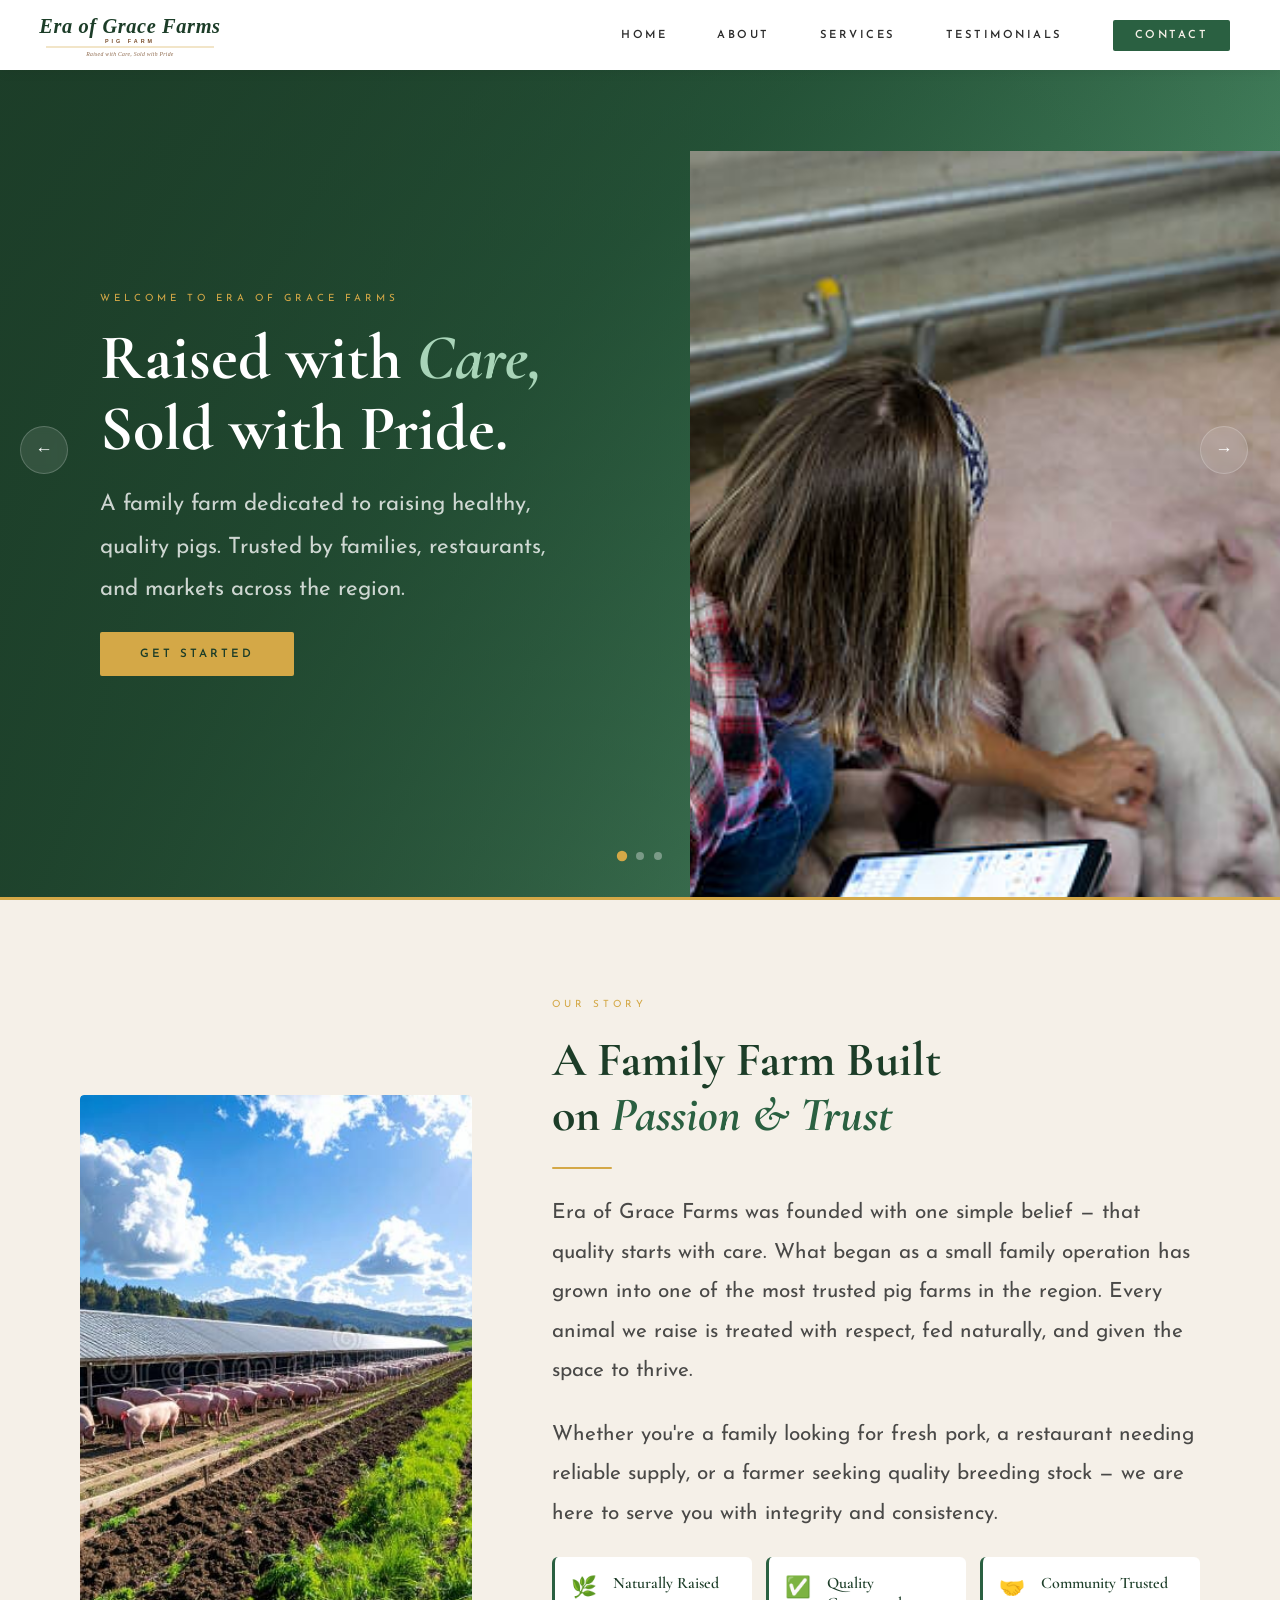
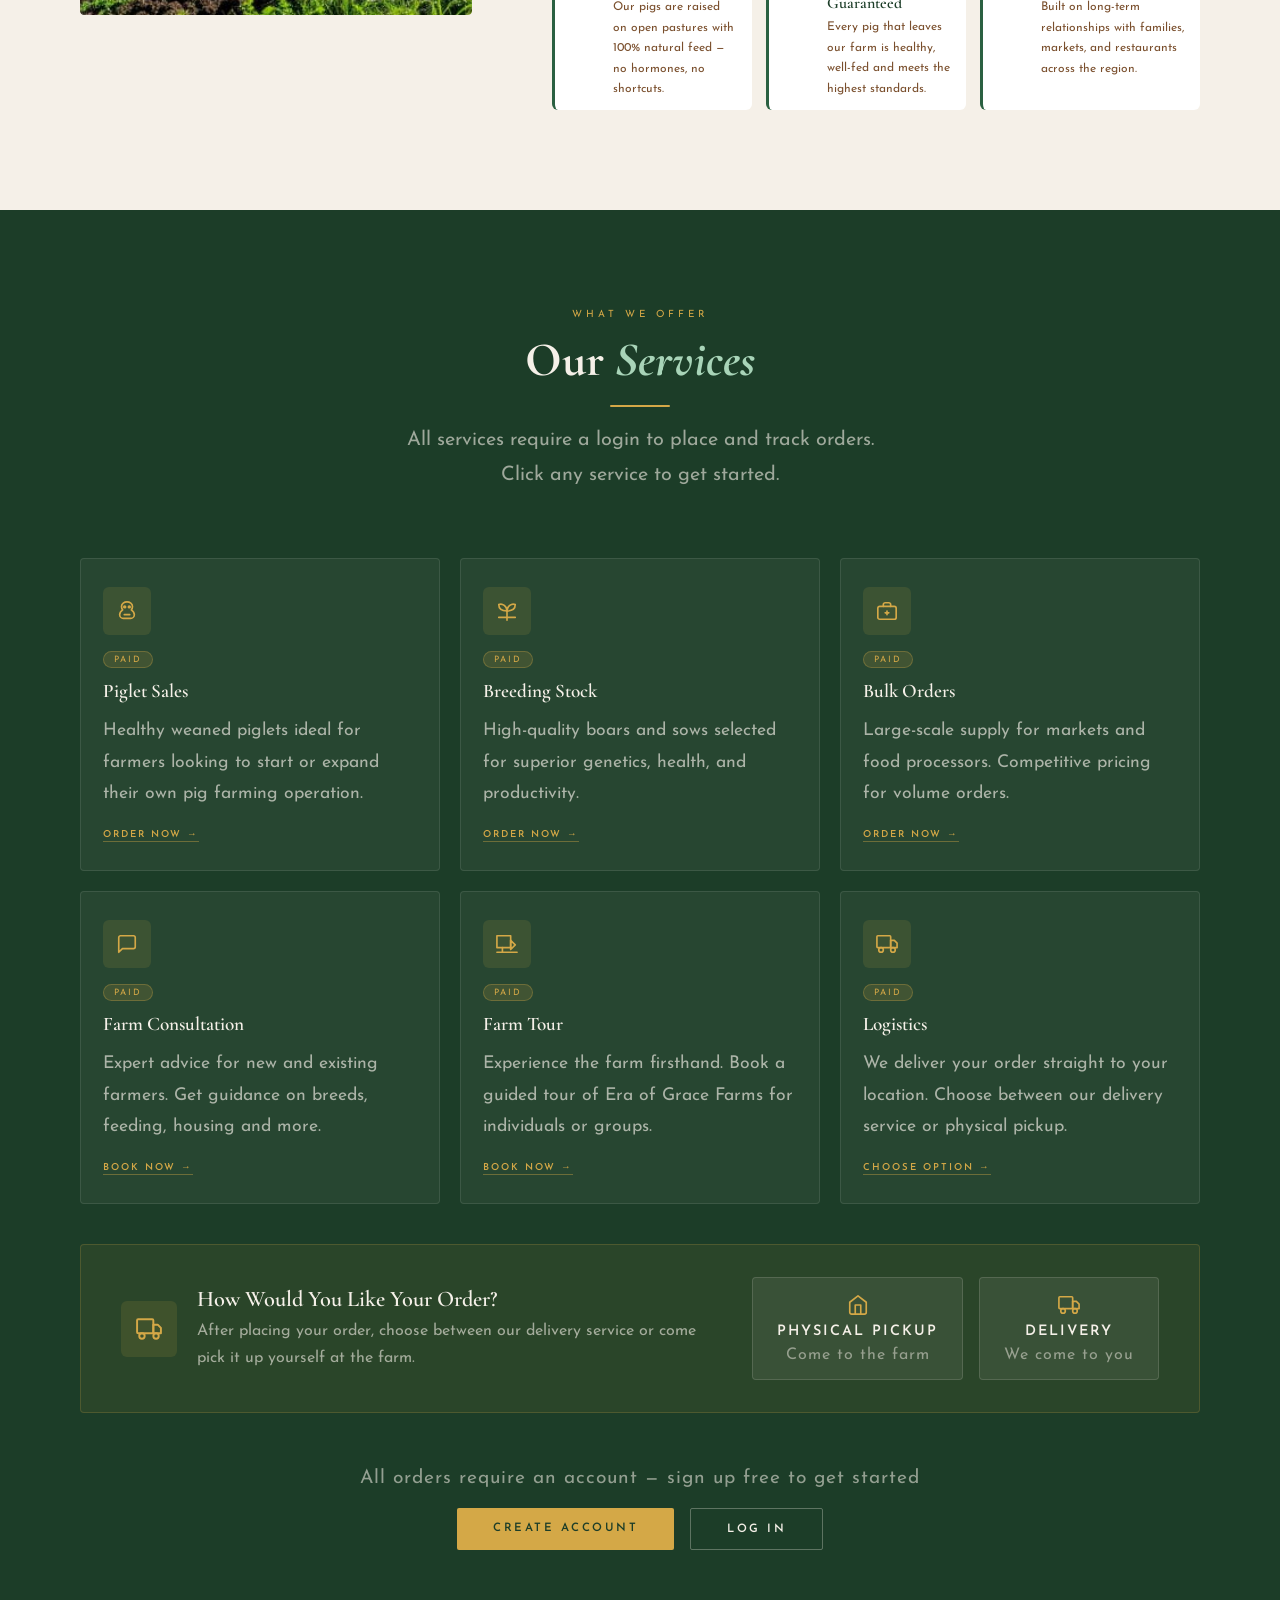
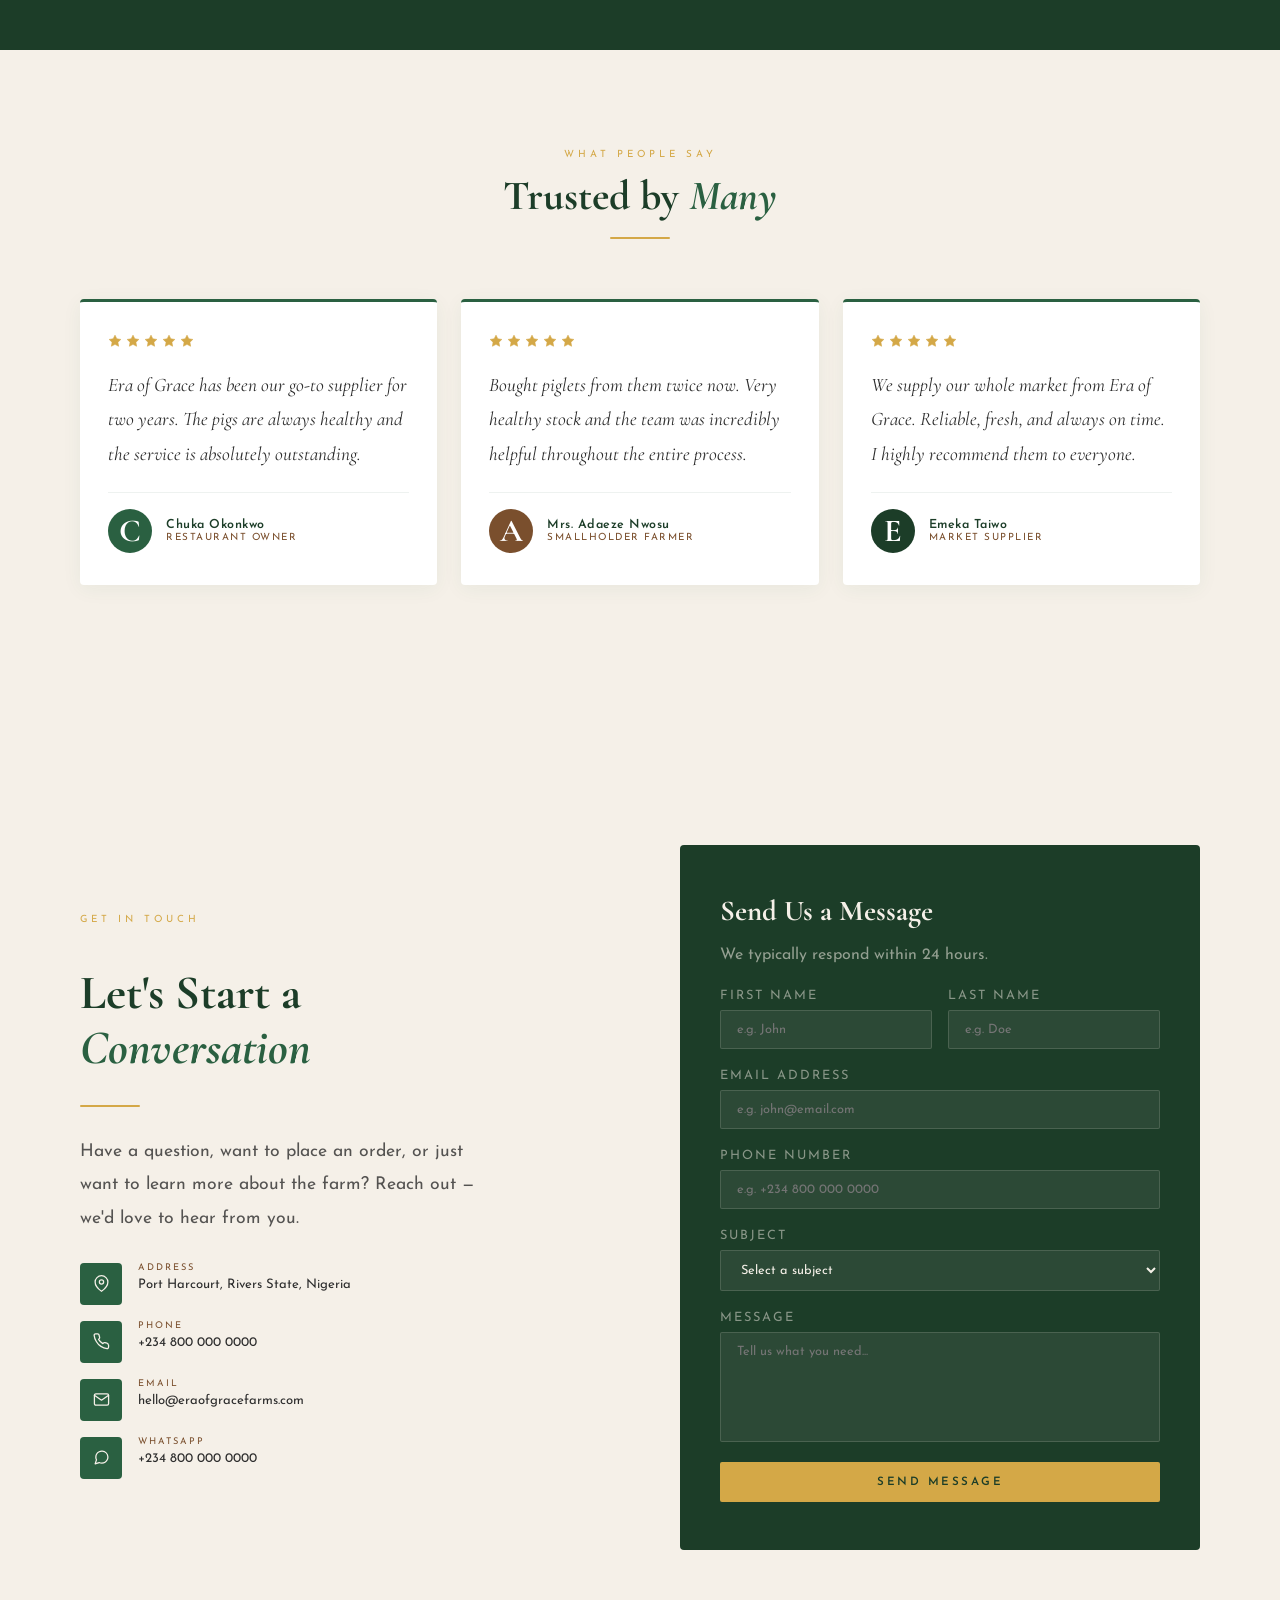
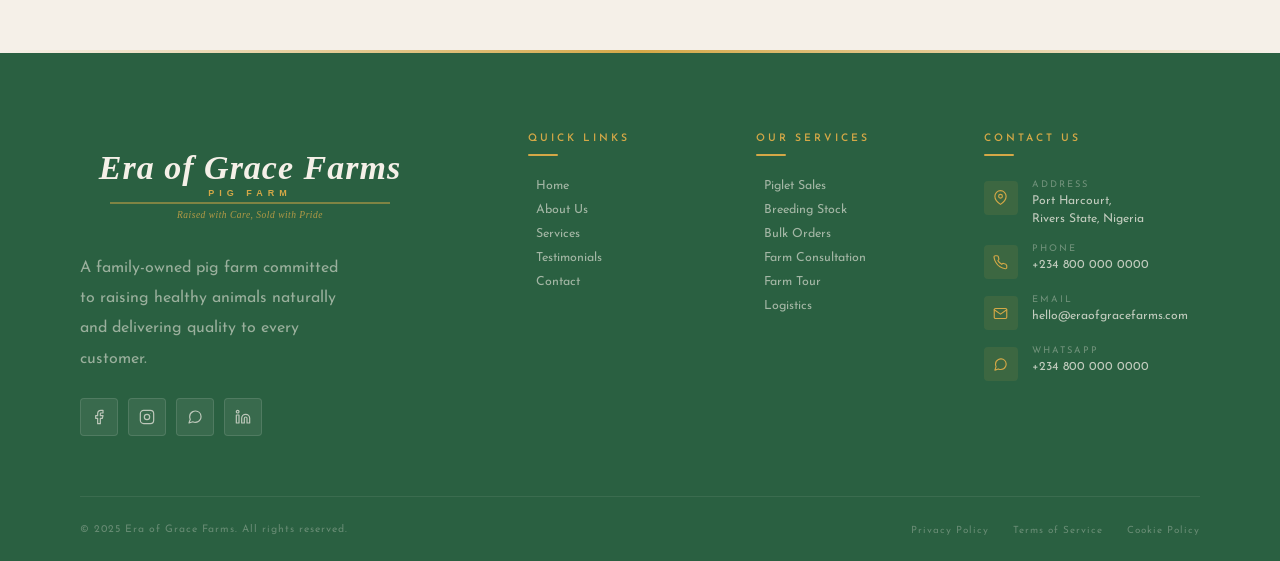
<file: index.html>
<!doctype html>
<html lang="en">
  <head>
    <meta charset="UTF-8" />
    <meta name="viewport" content="width=device-width, initial-scale=1.0" />
    <title>Era of Grace Farms</title>
    <link rel="stylesheet" href="style.css" />
    <link
      href="https://fonts.googleapis.com/css2?family=Cormorant+Garamond:ital,wght@0,400;0,600;0,700;1,400;1,700&family=Josefin+Sans:wght@300;400;600&display=swap"
      rel="stylesheet"
    />
    <link rel="stylesheet" href="./style.css" />
    <link
      rel="stylesheet"
      href="https://cdnjs.cloudflare.com/ajax/libs/font-awesome/6.5.0/css/all.min.css"
    />
  </head>
  <body>
    <!-- NAVBAR -->
    <div class="head">
      <img
        class="logo-img"
        src="./Assest/era-of-grace-farms-logo (1).svg"
        alt="Era of Grace Farms Logo"
      />
      <nav>
        <ul>
          <li><a href="#hero" class="ani">Home</a></li>
          <li><a href="#about" class="ani">About</a></li>
          <li><a href="#services" class="ani">Services</a></li>
          <li><a href="#testimonials" class="ani">Testimonials</a></li>
          <li><a href="#contact" class="ani" id="cta">Contact</a></li>
        </ul>
      </nav>
    </div>

    <!-- HERO -->
    <div class="hero1" id="hero">
      <!-- Slide 1 -->
      <div class="ss slide1 active">
        <div class="slide-content">
          <span class="slide-tag">Welcome to Era of Grace Farms</span>
          <h1 class="slide-title">
            Raised with <em>Care,</em><br />Sold with Pride.
          </h1>
          <p class="slide-desc">
            A family farm dedicated to raising healthy, quality pigs. Trusted by
            families, restaurants, and markets across the region.
          </p>
          <a href="Signup.html" class="slide-btn">Get Started</a>
          <img
            src="./Assest/istockphoto-2212330716-612x612.jpg"
            alt="Farm"
            class="ima"
          />
        </div>
      </div>

      <!-- Slide 2 -->
      <div class="ss slide2">
        <div class="slide-content">
          <span class="slide-tag">What We Offer</span>
          <h1 class="slide-title">
            From Our Farm,<br /><em>To Your Table.</em>
          </h1>
          <p class="slide-desc">
            Live pigs, pork supply, piglets, and breeding stock — all raised
            naturally on open land with no artificial additives.
          </p>
          <a href="Signup.html" class="slide-btn">Get Started</a>
          <img
            src="./Assest/yoneken-LGnpbD_C2Ns-unsplash.jpg"
            alt="Farm"
            class="ima"
          />
        </div>
      </div>

      <!-- Slide 3 -->
      <div class="ss slide3">
        <div class="slide-content">
          <span class="slide-tag">Trusted by Many</span>
          <h1 class="slide-title">Quality You Can<br /><em>Count On.</em></h1>
          <p class="slide-desc">
            500+ satisfied customers and counting. Whether you're a first-time
            buyer or a bulk supplier — we've got you covered.
          </p>
          <a href="Signup.html" class="slide-btn">Get Started</a>
          <img
            src="./Assest/360_F_279167691_rzuugEECTglPAG9bVmDHlrXFU2fh9JMr.jpg"
            alt="Farm"
            class="ima"
          />
        </div>
      </div>

      <div class="progress-bar" id="progressBar"></div>

      <div class="dots">
        <div class="dot active" onclick="goToSlide(0)"></div>
        <div class="dot" onclick="goToSlide(1)"></div>
        <div class="dot" onclick="goToSlide(2)"></div>
      </div>

      <div class="arrow left" onclick="changeSlide(-1)">&#8592;</div>
      <div class="arrow right" onclick="changeSlide(1)">&#8594;</div>
    </div>

    <!-- ABOUT -->
    <!-- FIX: added class="about" so CSS grid applies correctly -->
    <section id="about" class="about">
      <!-- Left: image -->
      <div class="lefti">
        <img
          class="about-img"
          src="./Assest/outdoor-pig-farming-sunny-day-beautiful-sunny-day-herd-healthy-pigs-enjoys-fresh-air-feed-open-sided-barn-406835070.jpg"
          alt="Era of Grace Farm"
        />
      </div>

      <!-- Right: text — FIX: was r_si, now matches CSS -->
      <div class="r_si">
        <span class="abt_tag">Our Story</span>
        <h2 class="about-title">
          A Family Farm Built<br />on <em>Passion & Trust</em>
        </h2>
        <div class="gold-line"></div>
        <p class="abt_story">
          Era of Grace Farms was founded with one simple belief — that quality
          starts with care. What began as a small family operation has grown
          into one of the most trusted pig farms in the region. Every animal we
          raise is treated with respect, fed naturally, and given the space to
          thrive.
        </p>
        <p class="abt_story">
          Whether you're a family looking for fresh pork, a restaurant needing
          reliable supply, or a farmer seeking quality breeding stock — we are
          here to serve you with integrity and consistency.
        </p>

        <!-- FIX: wrapped all float cards in a container + closed all divs properly -->
        <div class="values-container">
          <div class="float">
            <div class="icon1">🌿</div>
            <div class="value-text">
              <h4>Naturally Raised</h4>
              <p>
                Our pigs are raised on open pastures with 100% natural feed — no
                hormones, no shortcuts.
              </p>
            </div>
          </div>
          <div class="float">
            <div class="icon1">✅</div>
            <div class="value-text">
              <h4>Quality Guaranteed</h4>
              <p>
                Every pig that leaves our farm is healthy, well-fed and meets
                the highest standards.
              </p>
            </div>
          </div>
          <div class="float1">
            <div class="icon1">🤝</div>
            <div class="value-text">
              <h4>Community Trusted</h4>
              <p>
                Built on long-term relationships with families, markets, and
                restaurants across the region.
              </p>
            </div>
          </div>
        </div>
      </div>
    </section>

    <section class="services" id="services">
      <div class="services-header">
        <span class="section-tag">What We Offer</span>
        <h2 class="section-title">Our <em>Services</em></h2>
        <div class="center-line"></div>
        <p class="section-subtitle">
          All services require a login to place and track orders. Click any
          service to get started.
        </p>
      </div>

      <div class="services-grid">
        <!-- Piglet Sales -->
        <div class="service-card">
          <div class="service-icon">
            <svg viewBox="0 0 24 24">
              <path
                d="M12 2C9 2 6 4 6 7c0 1.5.5 2.8 1.3 3.8C5.5 12 4 13.9 4 16c0 2.2 1.8 4 4 4h8c2.2 0 4-1.8 4-4 0-2.1-1.5-4-3.3-5.2C17.5 9.8 18 8.5 18 7c0-3-3-5-6-5z"
              />
              <circle cx="9.5" cy="7.5" r="1" />
              <circle cx="14.5" cy="7.5" r="1" />
              <path d="M9 16h6" />
            </svg>
          </div>
          <span class="service-tag tag-paid">Paid</span>
          <h3>Piglet Sales</h3>
          <p>
            Healthy weaned piglets ideal for farmers looking to start or expand
            their own pig farming operation.
          </p>
          <a href="signup.html" class="service-btn">Order Now →</a>
        </div>

        <!-- Breeding Stock -->
        <div class="service-card">
          <div class="service-icon">
            <svg viewBox="0 0 24 24">
              <path d="M12 22V12" />
              <path d="M12 12C12 7 7 3 3 5c0 4 3 7 9 7z" />
              <path d="M12 12c0-5 5-9 9-7 0 4-3 7-9 7z" />
              <path d="M3 19h18" />
            </svg>
          </div>
          <span class="service-tag tag-paid">Paid</span>
          <h3>Breeding Stock</h3>
          <p>
            High-quality boars and sows selected for superior genetics, health,
            and productivity.
          </p>
          <a href="signup.html" class="service-btn">Order Now →</a>
        </div>

        <!-- Bulk Orders -->
        <div class="service-card">
          <div class="service-icon">
            <svg viewBox="0 0 24 24">
              <rect x="2" y="7" width="20" height="14" rx="2" />
              <path d="M16 7V5a2 2 0 0 0-2-2h-4a2 2 0 0 0-2 2v2" />
              <line x1="12" y1="12" x2="12" y2="16" />
              <line x1="10" y1="14" x2="14" y2="14" />
            </svg>
          </div>
          <span class="service-tag tag-paid">Paid</span>
          <h3>Bulk Orders</h3>
          <p>
            Large-scale supply for markets and food processors. Competitive
            pricing for volume orders.
          </p>
          <a href="signup.html" class="service-btn">Order Now →</a>
        </div>

        <!-- Farm Consultation -->
        <div class="service-card">
          <div class="service-icon">
            <svg viewBox="0 0 24 24">
              <path
                d="M21 15a2 2 0 0 1-2 2H7l-4 4V5a2 2 0 0 1 2-2h14a2 2 0 0 1 2 2z"
              />
            </svg>
          </div>
          <span class="service-tag tag-paid">Paid</span>
          <h3>Farm Consultation</h3>
          <p>
            Expert advice for new and existing farmers. Get guidance on breeds,
            feeding, housing and more.
          </p>
          <a href="signup.html" class="service-btn">Book Now →</a>
        </div>

        <!-- Farm Tour -->
        <div class="service-card">
          <div class="service-icon">
            <svg viewBox="0 0 24 24">
              <path d="M1 3h15v13H1z" />
              <path d="M16 8l5 5-5 5V8z" />
              <path d="M1 21h22" />
              <path d="M7 16v5" />
            </svg>
          </div>
          <span class="service-tag tag-paid">Paid</span>
          <h3>Farm Tour</h3>
          <p>
            Experience the farm firsthand. Book a guided tour of Era of Grace
            Farms for individuals or groups.
          </p>
          <a href="signup.html" class="service-btn">Book Now →</a>
        </div>

        <!-- Logistics -->
        <div class="service-card">
          <div class="service-icon">
            <svg viewBox="0 0 24 24">
              <rect x="1" y="3" width="15" height="13" rx="1" />
              <path d="M16 8h4l3 3v5h-7V8z" />
              <circle cx="5.5" cy="18.5" r="2.5" />
              <circle cx="18.5" cy="18.5" r="2.5" />
            </svg>
          </div>
          <span class="service-tag tag-paid">Paid</span>
          <h3>Logistics</h3>
          <p>
            We deliver your order straight to your location. Choose between our
            delivery service or physical pickup.
          </p>
          <a href="signup.html" class="service-btn">Choose Option →</a>
        </div>
      </div>

      <!-- Logistics Banner -->
      <div class="logistics-banner">
        <div class="logistics-left">
          <div class="logistics-icon">
            <svg viewBox="0 0 24 24">
              <rect x="1" y="3" width="15" height="13" rx="1" />
              <path d="M16 8h4l3 3v5h-7V8z" />
              <circle cx="5.5" cy="18.5" r="2.5" />
              <circle cx="18.5" cy="18.5" r="2.5" />
            </svg>
          </div>
          <div class="logistics-text">
            <h3>How Would You Like Your Order?</h3>
            <p>
              After placing your order, choose between our delivery service or
              come pick it up yourself at the farm.
            </p>
          </div>
        </div>
        <div class="logistics-options">
          <a href="signup.html" class="logistics-option">
            <svg viewBox="0 0 24 24">
              <path d="M3 9l9-7 9 7v11a2 2 0 0 1-2 2H5a2 2 0 0 1-2-2z" />
              <polyline points="9 22 9 12 15 12 15 22" />
            </svg>
            <span class="opt-label">Physical Pickup</span>
            <span class="opt-desc">Come to the farm</span>
          </a>
          <a href="signup.html" class="logistics-option">
            <svg viewBox="0 0 24 24">
              <rect x="1" y="3" width="15" height="13" rx="1" />
              <path d="M16 8h4l3 3v5h-7V8z" />
              <circle cx="5.5" cy="18.5" r="2.5" />
              <circle cx="18.5" cy="18.5" r="2.5" />
            </svg>
            <span class="opt-label">Delivery</span>
            <span class="opt-desc">We come to you</span>
          </a>
        </div>
      </div>

      <!-- CTA -->
      <div class="services-cta">
        <p>All orders require an account — sign up free to get started</p>
        <div class="cta-btns">
          <a href="signup.html" class="btn-gold">Create Account</a>
          <a href="login.html" class="btn-outline-light">Log In</a>
        </div>
      </div>
    </section>

    <section id="testimonials" class="testimonials">
      <div class="testimonials-header">
        <span class="section-tag">What People Say</span>
        <h2 class="section-title" style="color: var(--green-dark)">
          Trusted by <em style="color: var(--green)">Many</em>
        </h2>
        <div class="center-line"></div>
      </div>

      <div class="testi-grid">
        <div class="testi-card">
          <div class="testi-stars">
            <svg viewBox="0 0 24 24">
              <polygon
                points="12 2 15.09 8.26 22 9.27 17 14.14 18.18 21.02 12 17.77 5.82 21.02 7 14.14 2 9.27 8.91 8.26 12 2"
              />
            </svg>
            <svg viewBox="0 0 24 24">
              <polygon
                points="12 2 15.09 8.26 22 9.27 17 14.14 18.18 21.02 12 17.77 5.82 21.02 7 14.14 2 9.27 8.91 8.26 12 2"
              />
            </svg>
            <svg viewBox="0 0 24 24">
              <polygon
                points="12 2 15.09 8.26 22 9.27 17 14.14 18.18 21.02 12 17.77 5.82 21.02 7 14.14 2 9.27 8.91 8.26 12 2"
              />
            </svg>
            <svg viewBox="0 0 24 24">
              <polygon
                points="12 2 15.09 8.26 22 9.27 17 14.14 18.18 21.02 12 17.77 5.82 21.02 7 14.14 2 9.27 8.91 8.26 12 2"
              />
            </svg>
            <svg viewBox="0 0 24 24">
              <polygon
                points="12 2 15.09 8.26 22 9.27 17 14.14 18.18 21.02 12 17.77 5.82 21.02 7 14.14 2 9.27 8.91 8.26 12 2"
              />
            </svg>
          </div>
          <p class="testi-quote">
            Era of Grace has been our go-to supplier for two years. The pigs are
            always healthy and the service is absolutely outstanding.
          </p>
          <div class="testi-footer">
            <div class="testi-avatar av-1">C</div>
            <div>
              <div class="testi-author-name">Chuka Okonkwo</div>
              <div class="testi-author-role">Restaurant Owner</div>
            </div>
          </div>
        </div>

        <div class="testi-card">
          <div class="testi-stars">
            <svg viewBox="0 0 24 24">
              <polygon
                points="12 2 15.09 8.26 22 9.27 17 14.14 18.18 21.02 12 17.77 5.82 21.02 7 14.14 2 9.27 8.91 8.26 12 2"
              />
            </svg>
            <svg viewBox="0 0 24 24">
              <polygon
                points="12 2 15.09 8.26 22 9.27 17 14.14 18.18 21.02 12 17.77 5.82 21.02 7 14.14 2 9.27 8.91 8.26 12 2"
              />
            </svg>
            <svg viewBox="0 0 24 24">
              <polygon
                points="12 2 15.09 8.26 22 9.27 17 14.14 18.18 21.02 12 17.77 5.82 21.02 7 14.14 2 9.27 8.91 8.26 12 2"
              />
            </svg>
            <svg viewBox="0 0 24 24">
              <polygon
                points="12 2 15.09 8.26 22 9.27 17 14.14 18.18 21.02 12 17.77 5.82 21.02 7 14.14 2 9.27 8.91 8.26 12 2"
              />
            </svg>
            <svg viewBox="0 0 24 24">
              <polygon
                points="12 2 15.09 8.26 22 9.27 17 14.14 18.18 21.02 12 17.77 5.82 21.02 7 14.14 2 9.27 8.91 8.26 12 2"
              />
            </svg>
          </div>
          <p class="testi-quote">
            Bought piglets from them twice now. Very healthy stock and the team
            was incredibly helpful throughout the entire process.
          </p>
          <div class="testi-footer">
            <div class="testi-avatar av-2">A</div>
            <div>
              <div class="testi-author-name">Mrs. Adaeze Nwosu</div>
              <div class="testi-author-role">Smallholder Farmer</div>
            </div>
          </div>
        </div>

        <div class="testi-card">
          <div class="testi-stars">
            <svg viewBox="0 0 24 24">
              <polygon
                points="12 2 15.09 8.26 22 9.27 17 14.14 18.18 21.02 12 17.77 5.82 21.02 7 14.14 2 9.27 8.91 8.26 12 2"
              />
            </svg>
            <svg viewBox="0 0 24 24">
              <polygon
                points="12 2 15.09 8.26 22 9.27 17 14.14 18.18 21.02 12 17.77 5.82 21.02 7 14.14 2 9.27 8.91 8.26 12 2"
              />
            </svg>
            <svg viewBox="0 0 24 24">
              <polygon
                points="12 2 15.09 8.26 22 9.27 17 14.14 18.18 21.02 12 17.77 5.82 21.02 7 14.14 2 9.27 8.91 8.26 12 2"
              />
            </svg>
            <svg viewBox="0 0 24 24">
              <polygon
                points="12 2 15.09 8.26 22 9.27 17 14.14 18.18 21.02 12 17.77 5.82 21.02 7 14.14 2 9.27 8.91 8.26 12 2"
              />
            </svg>
            <svg viewBox="0 0 24 24">
              <polygon
                points="12 2 15.09 8.26 22 9.27 17 14.14 18.18 21.02 12 17.77 5.82 21.02 7 14.14 2 9.27 8.91 8.26 12 2"
              />
            </svg>
          </div>
          <p class="testi-quote">
            We supply our whole market from Era of Grace. Reliable, fresh, and
            always on time. I highly recommend them to everyone.
          </p>
          <div class="testi-footer">
            <div class="testi-avatar av-3">E</div>
            <div>
              <div class="testi-author-name">Emeka Taiwo</div>
              <div class="testi-author-role">Market Supplier</div>
            </div>
          </div>
        </div>
      </div>
    </section>
    <section class="contact" id="contact">
      <!-- Left: info -->
      <div class="contact-left">
        <span class="section-tag">Get In Touch</span>
        <h2 class="contact-title">Let's Start a<br /><em>Conversation</em></h2>
        <div class="gold-line"></div>
        <p class="contact-desc">
          Have a question, want to place an order, or just want to learn more
          about the farm? Reach out — we'd love to hear from you.
        </p>

        <div class="contact-info-list">
          <div class="contact-info-item">
            <div class="ci-icon">
              <svg viewBox="0 0 24 24">
                <path d="M21 10c0 7-9 13-9 13s-9-6-9-13a9 9 0 0 1 18 0z" />
                <circle cx="12" cy="10" r="3" />
              </svg>
            </div>
            <div>
              <div class="ci-label">Address</div>
              <div class="ci-value">Port Harcourt, Rivers State, Nigeria</div>
            </div>
          </div>

          <div class="contact-info-item">
            <div class="ci-icon">
              <svg viewBox="0 0 24 24">
                <path
                  d="M22 16.92v3a2 2 0 0 1-2.18 2 19.79 19.79 0 0 1-8.63-3.07A19.5 19.5 0 0 1 4.69 12a19.79 19.79 0 0 1-3.07-8.67A2 2 0 0 1 3.6 1.18h3a2 2 0 0 1 2 1.72c.127.96.361 1.903.7 2.81a2 2 0 0 1-.45 2.11L7.91 8.96a16 16 0 0 0 6 6l.86-.86a2 2 0 0 1 2.11-.45c.907.339 1.85.573 2.81.7a2 2 0 0 1 1.72 2.01z"
                />
              </svg>
            </div>
            <div>
              <div class="ci-label">Phone</div>
              <div class="ci-value">
                <a href="tel:+2348000000000">+234 800 000 0000</a>
              </div>
            </div>
          </div>

          <div class="contact-info-item">
            <div class="ci-icon">
              <svg viewBox="0 0 24 24">
                <path
                  d="M4 4h16c1.1 0 2 .9 2 2v12c0 1.1-.9 2-2 2H4c-1.1 0-2-.9-2-2V6c0-1.1.9-2 2-2z"
                />
                <polyline points="22,6 12,13 2,6" />
              </svg>
            </div>
            <div>
              <div class="ci-label">Email</div>
              <div class="ci-value">
                <a href="mailto:hello@eraofgracefarms.com"
                  >hello@eraofgracefarms.com</a
                >
              </div>
            </div>
          </div>

          <div class="contact-info-item">
            <div class="ci-icon">
              <svg
                viewBox="0 0 24 24"
                stroke="var(--cream)"
                fill="none"
                stroke-width="1.8"
                stroke-linecap="round"
                stroke-linejoin="round"
              >
                <path
                  d="M21 11.5a8.38 8.38 0 0 1-.9 3.8 8.5 8.5 0 0 1-7.6 4.7 8.38 8.38 0 0 1-3.8-.9L3 21l1.9-5.7a8.38 8.38 0 0 1-.9-3.8 8.5 8.5 0 0 1 4.7-7.6 8.38 8.38 0 0 1 3.8-.9h.5a8.48 8.48 0 0 1 8 8v.5z"
                />
              </svg>
            </div>
            <div>
              <div class="ci-label">WhatsApp</div>
              <div class="ci-value"><a href="#">+234 800 000 0000</a></div>
            </div>
          </div>
        </div>
      </div>

      <!-- Right: form -->
      <div class="contact-right">
        <h3>Send Us a Message</h3>
        <p>We typically respond within 24 hours.</p>

        <div class="form-row">
          <div class="form-group">
            <label>First Name</label>
            <input type="text" placeholder="e.g. John" />
          </div>
          <div class="form-group">
            <label>Last Name</label>
            <input type="text" placeholder="e.g. Doe" />
          </div>
        </div>

        <div class="form-group">
          <label>Email Address</label>
          <input type="email" placeholder="e.g. john@email.com" />
        </div>

        <div class="form-group">
          <label>Phone Number</label>
          <input type="tel" placeholder="e.g. +234 800 000 0000" />
        </div>

        <div class="form-group">
          <label>Subject</label>
          <select>
            <option value="" disabled selected>Select a subject</option>
            <option>Piglet Sales Enquiry</option>
            <option>Breeding Stock Enquiry</option>
            <option>Bulk Order</option>
            <option>Farm Consultation</option>
            <option>Farm Tour Booking</option>
            <option>Logistics</option>
            <option>General Enquiry</option>
          </select>
        </div>

        <div class="form-group">
          <label>Message</label>
          <textarea placeholder="Tell us what you need..."></textarea>
        </div>

        <button class="form-submit">Send Message</button>
      </div>
    </section>

    <div class="footer-gold-bar"></div>

    <footer>
      <div class="footer-top">
        <!-- COL 1: Brand -->
        <div class="footer-brand">
            <img src="./Assest/era-of-grace-farms-logo-light.svg" alt="Farms logo" id="light-img">
          <p class="footer-desc">
            A family-owned pig farm committed to raising healthy animals
            naturally and delivering quality to every customer.
          </p>
          <div class="footer-socials">
            <!-- Facebook -->
            <a href="#" class="social-btn" title="Facebook">
              <svg viewBox="0 0 24 24">
                <path
                  d="M18 2h-3a5 5 0 0 0-5 5v3H7v4h3v8h4v-8h3l1-4h-4V7a1 1 0 0 1 1-1h3z"
                />
              </svg>
            </a>

            <!-- Instagram -->
            <a href="#" class="social-btn" title="Instagram">
              <svg viewBox="0 0 24 24">
                <rect x="2" y="2" width="20" height="20" rx="5" ry="5" />
                <circle cx="12" cy="12" r="4" />
                <circle
                  cx="17.5"
                  cy="6.5"
                  r="0.5"
                  fill="rgba(245,240,232,0.7)"
                  stroke="none"
                />
              </svg>
            </a>

            <!-- WhatsApp -->
            <a href="#" class="social-btn" title="WhatsApp">
              <svg
                viewBox="0 0 24 24"
                stroke="rgba(245,240,232,0.7)"
                fill="none"
                stroke-width="1.8"
                stroke-linecap="round"
                stroke-linejoin="round"
              >
                <path
                  d="M21 11.5a8.38 8.38 0 0 1-.9 3.8 8.5 8.5 0 0 1-7.6 4.7 8.38 8.38 0 0 1-3.8-.9L3 21l1.9-5.7a8.38 8.38 0 0 1-.9-3.8 8.5 8.5 0 0 1 4.7-7.6 8.38 8.38 0 0 1 3.8-.9h.5a8.48 8.48 0 0 1 8 8v.5z"
                />
              </svg>
            </a>

            <!-- LinkedIn -->
            <a href="#" class="social-btn" title="LinkedIn">
              <svg viewBox="0 0 24 24">
                <path
                  d="M16 8a6 6 0 0 1 6 6v7h-4v-7a2 2 0 0 0-2-2 2 2 0 0 0-2 2v7h-4v-7a6 6 0 0 1 6-6z"
                />
                <rect x="2" y="9" width="4" height="12" />
                <circle cx="4" cy="4" r="2" />
              </svg>
            </a>
          </div>
        </div>

        <!-- COL 2: Quick Links -->
        <div class="footer-col">
          <h4>Quick Links</h4>
          <ul class="footer-links">
            <li><a href="#hero">Home</a></li>
            <li><a href="#about">About Us</a></li>
            <li><a href="#services">Services</a></li>
            <li><a href="#testimonials">Testimonials</a></li>
            <li><a href="#contact">Contact</a></li>
          </ul>
        </div>

        <!-- COL 3: Services -->
        <div class="footer-col">
          <h4>Our Services</h4>
          <ul class="footer-links">
            <li><a href="#services">Piglet Sales</a></li>
            <li><a href="#services">Breeding Stock</a></li>
            <li><a href="#services">Bulk Orders</a></li>
            <li><a href="#services">Farm Consultation</a></li>
            <li><a href="#services">Farm Tour</a></li>
            <li><a href="#services">Logistics</a></li>
          </ul>
        </div>

        <!-- COL 4: Contact -->
        <div class="footer-col">
          <h4>Contact Us</h4>
          <div class="contact-items">
            <!-- Address -->
            <div class="contact-item">
              <div class="contact-icon">
                <svg viewBox="0 0 24 24">
                  <path d="M21 10c0 7-9 13-9 13s-9-6-9-13a9 9 0 0 1 18 0z" />
                  <circle cx="12" cy="10" r="3" />
                </svg>
              </div>
              <div>
                <div class="contact-info-label">Address</div>
                <div class="contact-info-value">
                  Port Harcourt,<br />Rivers State, Nigeria
                </div>
              </div>
            </div>

            <!-- Phone -->
            <div class="contact-item">
              <div class="contact-icon">
                <svg viewBox="0 0 24 24">
                  <path
                    d="M22 16.92v3a2 2 0 0 1-2.18 2 19.79 19.79 0 0 1-8.63-3.07A19.5 19.5 0 0 1 4.69 12a19.79 19.79 0 0 1-3.07-8.67A2 2 0 0 1 3.6 1.18h3a2 2 0 0 1 2 1.72c.127.96.361 1.903.7 2.81a2 2 0 0 1-.45 2.11L7.91 8.96a16 16 0 0 0 6 6l.86-.86a2 2 0 0 1 2.11-.45c.907.339 1.85.573 2.81.7a2 2 0 0 1 1.72 2.01z"
                  />
                </svg>
              </div>
              <div>
                <div class="contact-info-label">Phone</div>
                <div class="contact-info-value">
                  <a href="tel:+2348000000000">+234 800 000 0000</a>
                </div>
              </div>
            </div>

            <!-- Email -->
            <div class="contact-item">
              <div class="contact-icon">
                <svg viewBox="0 0 24 24">
                  <path
                    d="M4 4h16c1.1 0 2 .9 2 2v12c0 1.1-.9 2-2 2H4c-1.1 0-2-.9-2-2V6c0-1.1.9-2 2-2z"
                  />
                  <polyline points="22,6 12,13 2,6" />
                </svg>
              </div>
              <div>
                <div class="contact-info-label">Email</div>
                <div class="contact-info-value">
                  <a href="mailto:hello@eraofgracefarms.com"
                    >hello@eraofgracefarms.com</a
                  >
                </div>
              </div>
            </div>

            <!-- WhatsApp -->
            <div class="contact-item">
              <div class="contact-icon">
                <svg
                  viewBox="0 0 24 24"
                  stroke="var(--gold)"
                  fill="none"
                  stroke-width="1.8"
                  stroke-linecap="round"
                  stroke-linejoin="round"
                >
                  <path
                    d="M21 11.5a8.38 8.38 0 0 1-.9 3.8 8.5 8.5 0 0 1-7.6 4.7 8.38 8.38 0 0 1-3.8-.9L3 21l1.9-5.7a8.38 8.38 0 0 1-.9-3.8 8.5 8.5 0 0 1 4.7-7.6 8.38 8.38 0 0 1 3.8-.9h.5a8.48 8.48 0 0 1 8 8v.5z"
                  />
                </svg>
              </div>
              <div>
                <div class="contact-info-label">WhatsApp</div>
                <div class="contact-info-value">
                  <a href="#">+234 800 000 0000</a>
                </div>
              </div>
            </div>
          </div>
        </div>
      </div>

      <!-- Footer Bottom -->
      <div class="footer-bottom">
        <p>© 2025 Era of Grace Farms. All rights reserved.</p>
        <ul class="footer-bottom-links">
          <li><a href="#">Privacy Policy</a></li>
          <li><a href="#">Terms of Service</a></li>
          <li><a href="#">Cookie Policy</a></li>
        </ul>
      </div>
    </footer>
    <script src="./script.js"></script>
  </body>
</html>
</file>
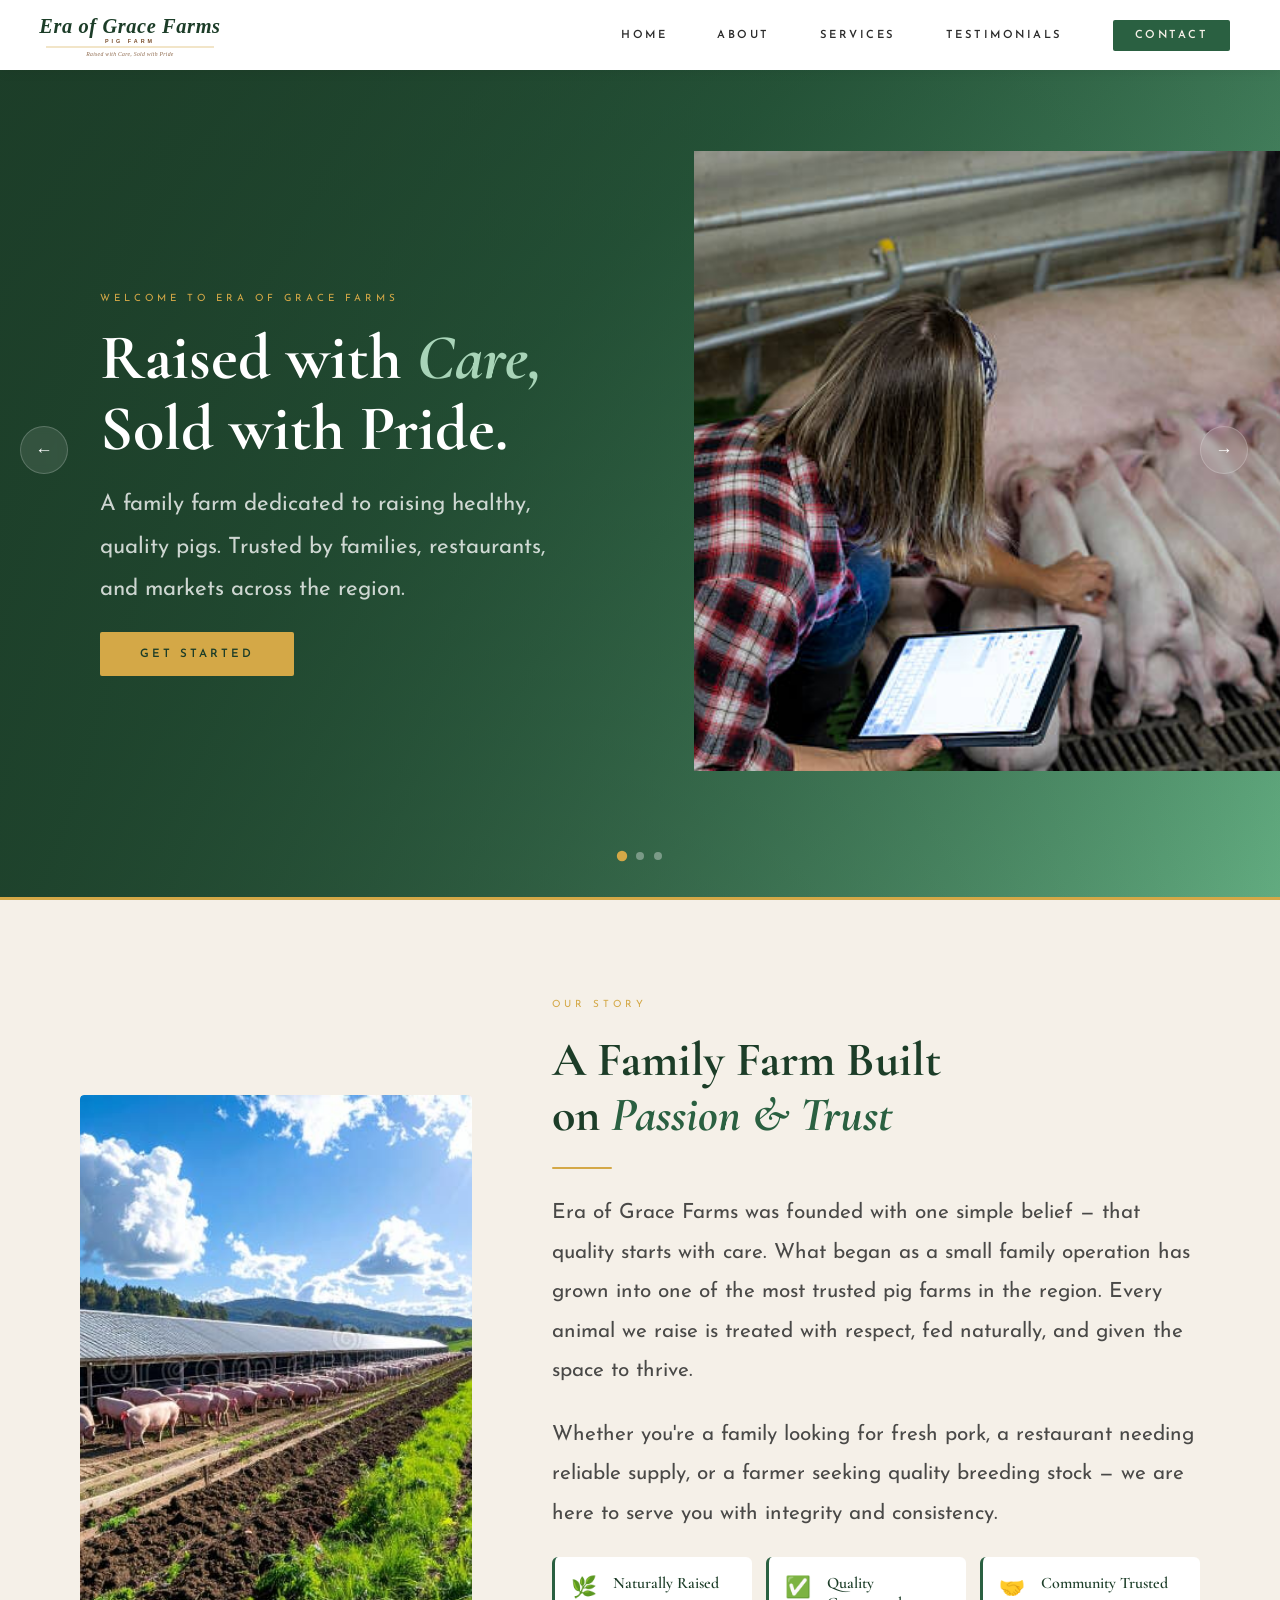
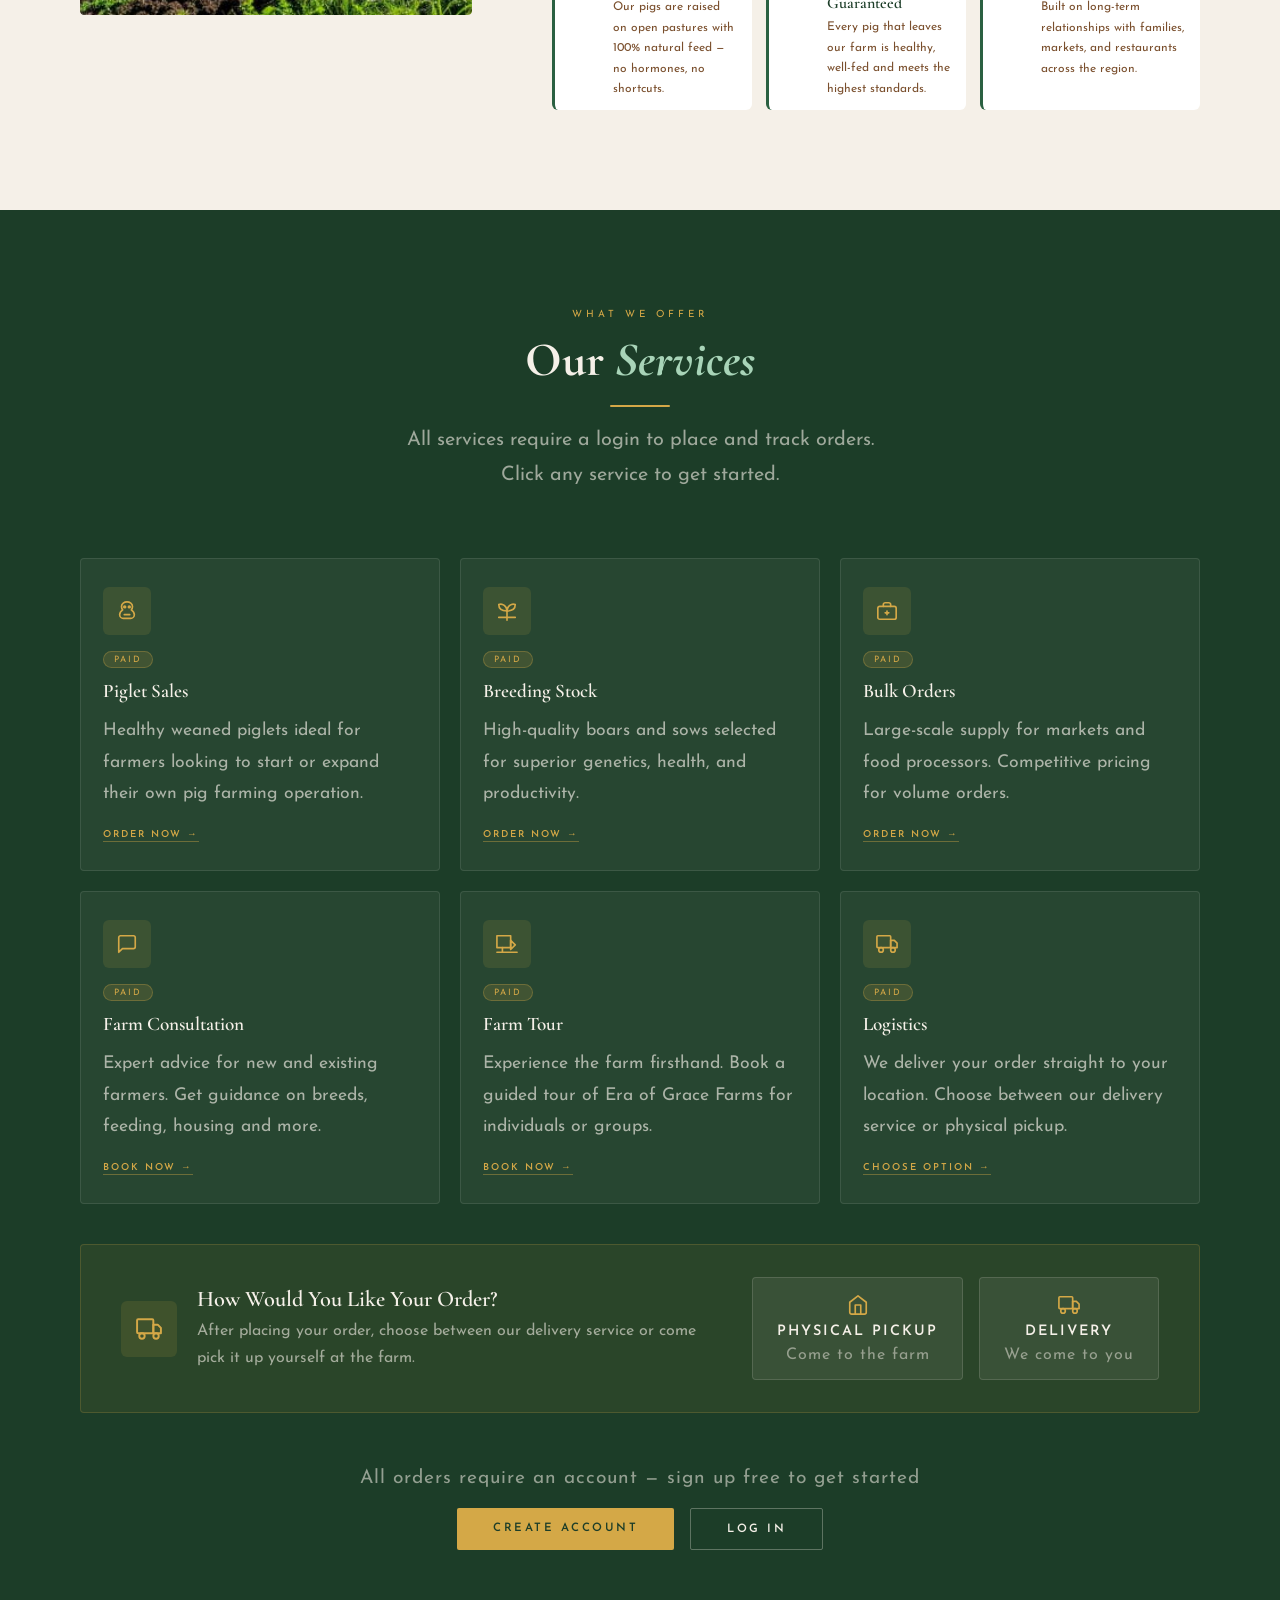
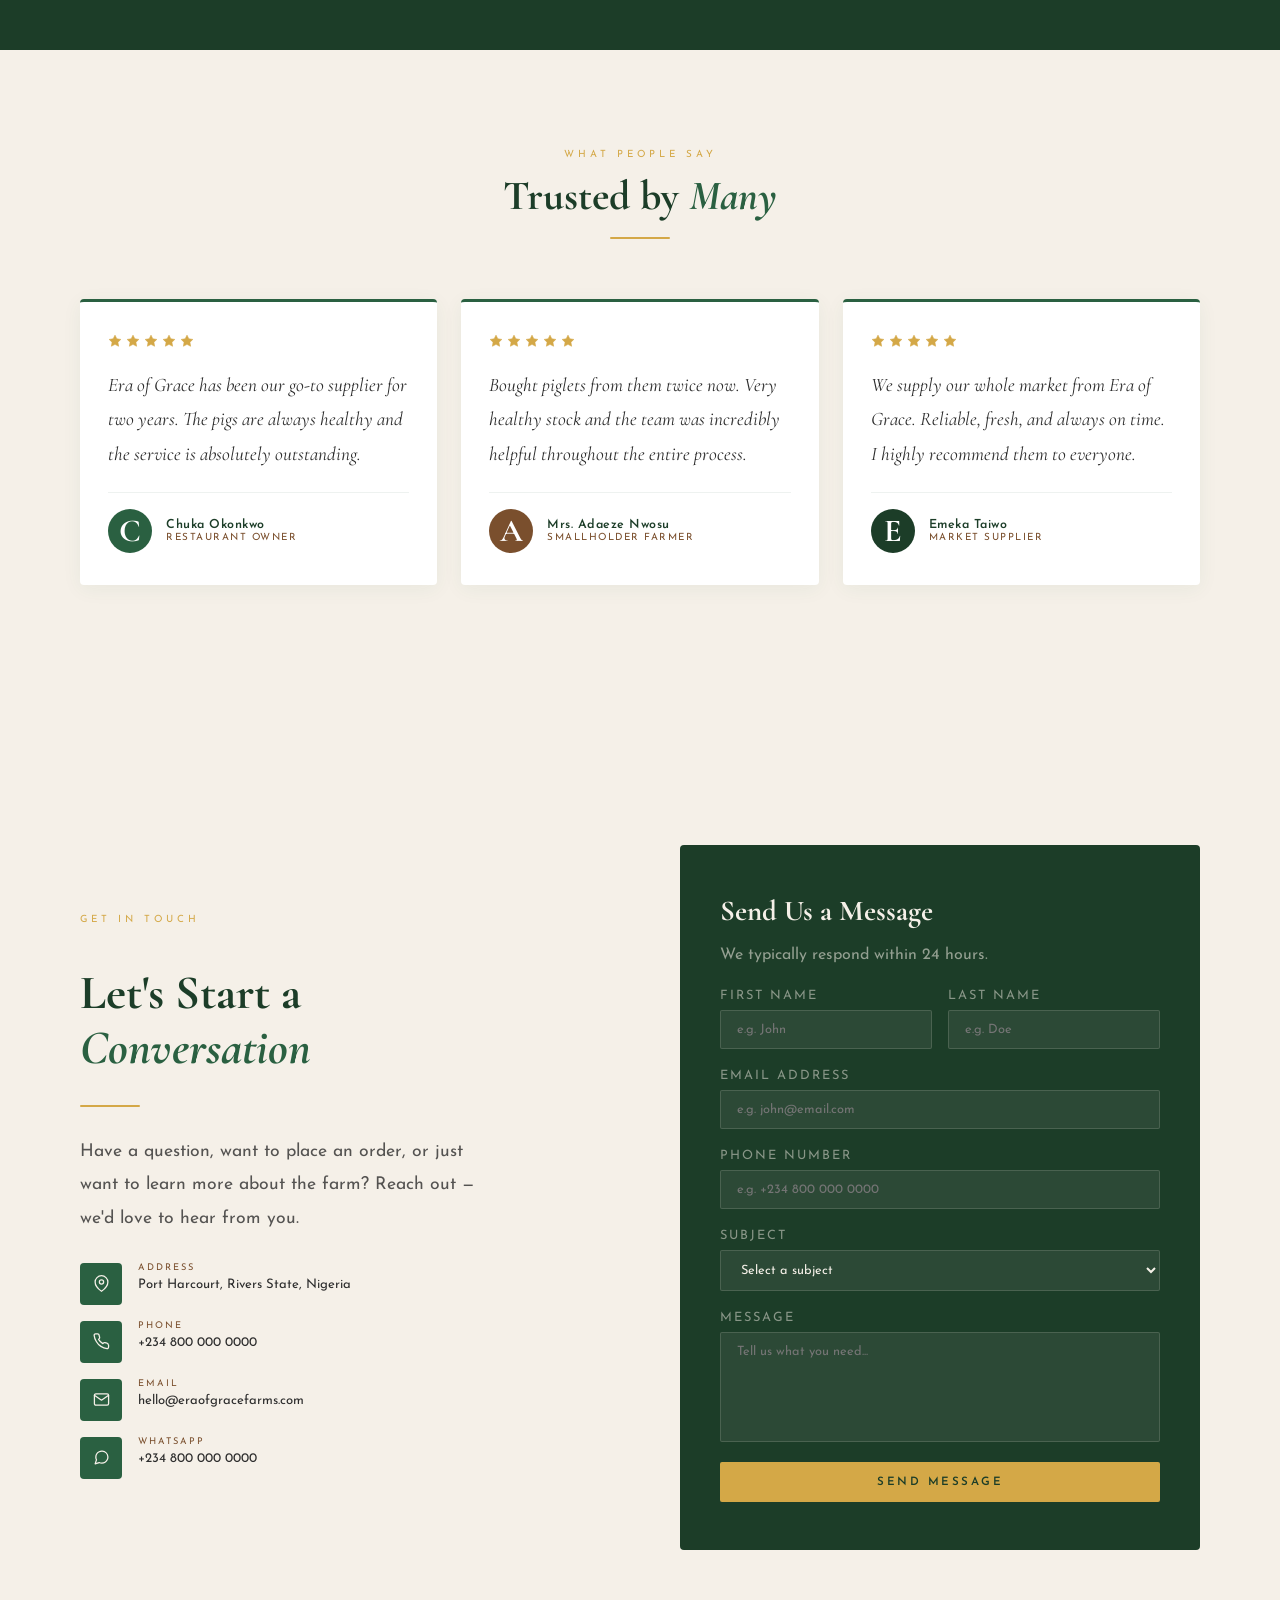
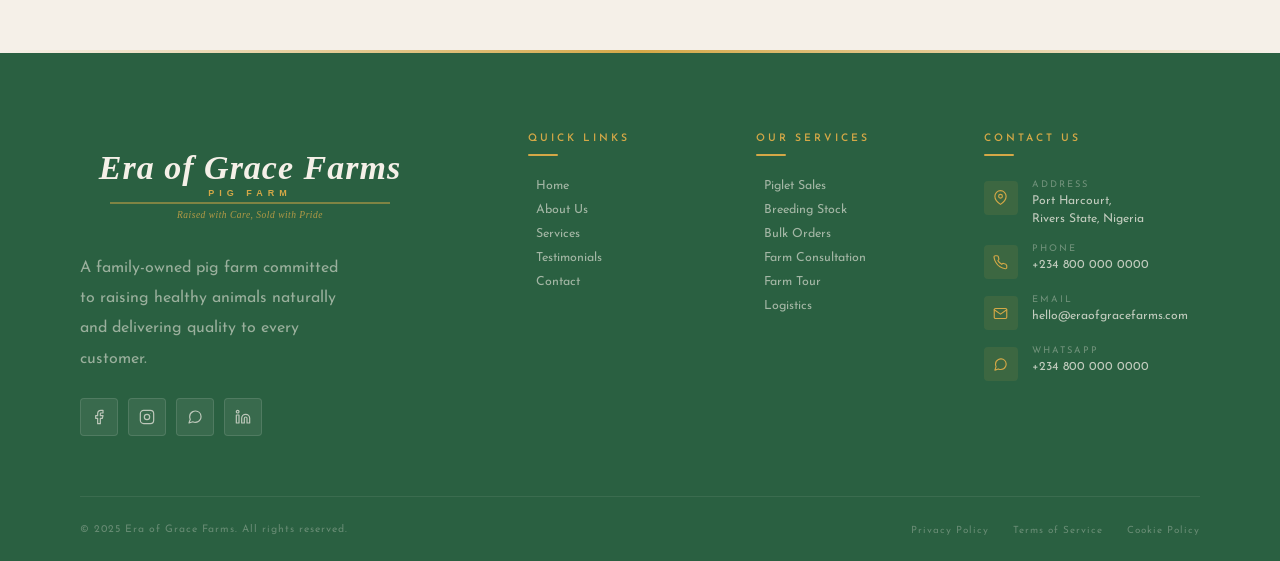
<file: index_fixed.html>
<!doctype html>
<html lang="en">
  <head>
    <meta charset="UTF-8" />
    <meta name="viewport" content="width=device-width, initial-scale=1.0" />
    <title>Era of Grace Farms</title>
    <link rel="stylesheet" href="style.css" />
    <link
      href="https://fonts.googleapis.com/css2?family=Cormorant+Garamond:ital,wght@0,400;0,600;0,700;1,400;1,700&family=Josefin+Sans:wght@300;400;600&display=swap"
      rel="stylesheet"
    />
    <link rel="stylesheet" href="./style_fixed.css" />
    <link
      rel="stylesheet"
      href="https://cdnjs.cloudflare.com/ajax/libs/font-awesome/6.5.0/css/all.min.css"
    />
  </head>
  <body>
    <!-- NAVBAR -->
    <div class="head">
      <img
        class="logo-img"
        src="./Assest/era-of-grace-farms-logo (1).svg"
        alt="Era of Grace Farms Logo"
      />
      <nav>
        <ul>
          <li><a href="#hero" class="ani">Home</a></li>
          <li><a href="#about" class="ani">About</a></li>
          <li><a href="#services" class="ani">Services</a></li>
          <li><a href="#testimonials" class="ani">Testimonials</a></li>
          <li><a href="#contact" class="ani" id="cta">Contact</a></li>
        </ul>
      </nav>
    </div>

    <!-- HERO -->
    <div class="hero1" id="hero">
      <!-- Slide 1 -->
      <div class="ss slide1 active">
        <div class="slide-content">
          <span class="slide-tag">Welcome to Era of Grace Farms</span>
          <h1 class="slide-title">
            Raised with <em>Care,</em><br />Sold with Pride.
          </h1>
          <p class="slide-desc">
            A family farm dedicated to raising healthy, quality pigs. Trusted by
            families, restaurants, and markets across the region.
          </p>
          <a href="Signup.html" class="slide-btn">Get Started</a>
          <img
            src="./Assest/istockphoto-2212330716-612x612.jpg"
            alt="Farm"
            class="ima"
          />
        </div>
      </div>

      <!-- Slide 2 -->
      <div class="ss slide2">
        <div class="slide-content">
          <span class="slide-tag">What We Offer</span>
          <h1 class="slide-title">
            From Our Farm,<br /><em>To Your Table.</em>
          </h1>
          <p class="slide-desc">
            Live pigs, pork supply, piglets, and breeding stock — all raised
            naturally on open land with no artificial additives.
          </p>
          <a href="Signup.html" class="slide-btn">Get Started</a>
          <img
            src="./Assest/yoneken-LGnpbD_C2Ns-unsplash.jpg"
            alt="Farm"
            class="ima"
          />
        </div>
      </div>

      <!-- Slide 3 -->
      <div class="ss slide3">
        <div class="slide-content">
          <span class="slide-tag">Trusted by Many</span>
          <h1 class="slide-title">Quality You Can<br /><em>Count On.</em></h1>
          <p class="slide-desc">
            500+ satisfied customers and counting. Whether you're a first-time
            buyer or a bulk supplier — we've got you covered.
          </p>
          <a href="Signup.html" class="slide-btn">Get Started</a>
          <img
            src="./Assest/360_F_279167691_rzuugEECTglPAG9bVmDHlrXFU2fh9JMr.jpg"
            alt="Farm"
            class="ima"
          />
        </div>
      </div>

      <div class="progress-bar" id="progressBar"></div>

      <div class="dots">
        <div class="dot active" onclick="goToSlide(0)"></div>
        <div class="dot" onclick="goToSlide(1)"></div>
        <div class="dot" onclick="goToSlide(2)"></div>
      </div>

      <div class="arrow left" onclick="changeSlide(-1)">&#8592;</div>
      <div class="arrow right" onclick="changeSlide(1)">&#8594;</div>
    </div>

    <!-- ABOUT -->
    <!-- FIX: added class="about" so CSS grid applies correctly -->
    <section id="about" class="about">
      <!-- Left: image -->
      <div class="lefti">
        <img
          class="about-img"
          src="./Assest/outdoor-pig-farming-sunny-day-beautiful-sunny-day-herd-healthy-pigs-enjoys-fresh-air-feed-open-sided-barn-406835070.jpg"
          alt="Era of Grace Farm"
        />
      </div>

      <!-- Right: text — FIX: was r_si, now matches CSS -->
      <div class="r_si">
        <span class="abt_tag">Our Story</span>
        <h2 class="about-title">
          A Family Farm Built<br />on <em>Passion & Trust</em>
        </h2>
        <div class="gold-line"></div>
        <p class="abt_story">
          Era of Grace Farms was founded with one simple belief — that quality
          starts with care. What began as a small family operation has grown
          into one of the most trusted pig farms in the region. Every animal we
          raise is treated with respect, fed naturally, and given the space to
          thrive.
        </p>
        <p class="abt_story">
          Whether you're a family looking for fresh pork, a restaurant needing
          reliable supply, or a farmer seeking quality breeding stock — we are
          here to serve you with integrity and consistency.
        </p>

        <!-- FIX: wrapped all float cards in a container + closed all divs properly -->
        <div class="values-container">
          <div class="float">
            <div class="icon1">🌿</div>
            <div class="value-text">
              <h4>Naturally Raised</h4>
              <p>
                Our pigs are raised on open pastures with 100% natural feed — no
                hormones, no shortcuts.
              </p>
            </div>
          </div>
          <div class="float">
            <div class="icon1">✅</div>
            <div class="value-text">
              <h4>Quality Guaranteed</h4>
              <p>
                Every pig that leaves our farm is healthy, well-fed and meets
                the highest standards.
              </p>
            </div>
          </div>
          <div class="float1">
            <div class="icon1">🤝</div>
            <div class="value-text">
              <h4>Community Trusted</h4>
              <p>
                Built on long-term relationships with families, markets, and
                restaurants across the region.
              </p>
            </div>
          </div>
        </div>
      </div>
    </section>

    <section class="services" id="services">
      <div class="services-header">
        <span class="section-tag">What We Offer</span>
        <h2 class="section-title">Our <em>Services</em></h2>
        <div class="center-line"></div>
        <p class="section-subtitle">
          All services require a login to place and track orders. Click any
          service to get started.
        </p>
      </div>

      <div class="services-grid">
        <!-- Piglet Sales -->
        <div class="service-card">
          <div class="service-icon">
            <svg viewBox="0 0 24 24">
              <path
                d="M12 2C9 2 6 4 6 7c0 1.5.5 2.8 1.3 3.8C5.5 12 4 13.9 4 16c0 2.2 1.8 4 4 4h8c2.2 0 4-1.8 4-4 0-2.1-1.5-4-3.3-5.2C17.5 9.8 18 8.5 18 7c0-3-3-5-6-5z"
              />
              <circle cx="9.5" cy="7.5" r="1" />
              <circle cx="14.5" cy="7.5" r="1" />
              <path d="M9 16h6" />
            </svg>
          </div>
          <span class="service-tag tag-paid">Paid</span>
          <h3>Piglet Sales</h3>
          <p>
            Healthy weaned piglets ideal for farmers looking to start or expand
            their own pig farming operation.
          </p>
          <a href="signup.html" class="service-btn">Order Now →</a>
        </div>

        <!-- Breeding Stock -->
        <div class="service-card">
          <div class="service-icon">
            <svg viewBox="0 0 24 24">
              <path d="M12 22V12" />
              <path d="M12 12C12 7 7 3 3 5c0 4 3 7 9 7z" />
              <path d="M12 12c0-5 5-9 9-7 0 4-3 7-9 7z" />
              <path d="M3 19h18" />
            </svg>
          </div>
          <span class="service-tag tag-paid">Paid</span>
          <h3>Breeding Stock</h3>
          <p>
            High-quality boars and sows selected for superior genetics, health,
            and productivity.
          </p>
          <a href="signup.html" class="service-btn">Order Now →</a>
        </div>

        <!-- Bulk Orders -->
        <div class="service-card">
          <div class="service-icon">
            <svg viewBox="0 0 24 24">
              <rect x="2" y="7" width="20" height="14" rx="2" />
              <path d="M16 7V5a2 2 0 0 0-2-2h-4a2 2 0 0 0-2 2v2" />
              <line x1="12" y1="12" x2="12" y2="16" />
              <line x1="10" y1="14" x2="14" y2="14" />
            </svg>
          </div>
          <span class="service-tag tag-paid">Paid</span>
          <h3>Bulk Orders</h3>
          <p>
            Large-scale supply for markets and food processors. Competitive
            pricing for volume orders.
          </p>
          <a href="signup.html" class="service-btn">Order Now →</a>
        </div>

        <!-- Farm Consultation -->
        <div class="service-card">
          <div class="service-icon">
            <svg viewBox="0 0 24 24">
              <path
                d="M21 15a2 2 0 0 1-2 2H7l-4 4V5a2 2 0 0 1 2-2h14a2 2 0 0 1 2 2z"
              />
            </svg>
          </div>
          <span class="service-tag tag-paid">Paid</span>
          <h3>Farm Consultation</h3>
          <p>
            Expert advice for new and existing farmers. Get guidance on breeds,
            feeding, housing and more.
          </p>
          <a href="signup.html" class="service-btn">Book Now →</a>
        </div>

        <!-- Farm Tour -->
        <div class="service-card">
          <div class="service-icon">
            <svg viewBox="0 0 24 24">
              <path d="M1 3h15v13H1z" />
              <path d="M16 8l5 5-5 5V8z" />
              <path d="M1 21h22" />
              <path d="M7 16v5" />
            </svg>
          </div>
          <span class="service-tag tag-paid">Paid</span>
          <h3>Farm Tour</h3>
          <p>
            Experience the farm firsthand. Book a guided tour of Era of Grace
            Farms for individuals or groups.
          </p>
          <a href="signup.html" class="service-btn">Book Now →</a>
        </div>

        <!-- Logistics -->
        <div class="service-card">
          <div class="service-icon">
            <svg viewBox="0 0 24 24">
              <rect x="1" y="3" width="15" height="13" rx="1" />
              <path d="M16 8h4l3 3v5h-7V8z" />
              <circle cx="5.5" cy="18.5" r="2.5" />
              <circle cx="18.5" cy="18.5" r="2.5" />
            </svg>
          </div>
          <span class="service-tag tag-paid">Paid</span>
          <h3>Logistics</h3>
          <p>
            We deliver your order straight to your location. Choose between our
            delivery service or physical pickup.
          </p>
          <a href="signup.html" class="service-btn">Choose Option →</a>
        </div>
      </div>

      <!-- Logistics Banner -->
      <div class="logistics-banner">
        <div class="logistics-left">
          <div class="logistics-icon">
            <svg viewBox="0 0 24 24">
              <rect x="1" y="3" width="15" height="13" rx="1" />
              <path d="M16 8h4l3 3v5h-7V8z" />
              <circle cx="5.5" cy="18.5" r="2.5" />
              <circle cx="18.5" cy="18.5" r="2.5" />
            </svg>
          </div>
          <div class="logistics-text">
            <h3>How Would You Like Your Order?</h3>
            <p>
              After placing your order, choose between our delivery service or
              come pick it up yourself at the farm.
            </p>
          </div>
        </div>
        <div class="logistics-options">
          <a href="signup.html" class="logistics-option">
            <svg viewBox="0 0 24 24">
              <path d="M3 9l9-7 9 7v11a2 2 0 0 1-2 2H5a2 2 0 0 1-2-2z" />
              <polyline points="9 22 9 12 15 12 15 22" />
            </svg>
            <span class="opt-label">Physical Pickup</span>
            <span class="opt-desc">Come to the farm</span>
          </a>
          <a href="signup.html" class="logistics-option">
            <svg viewBox="0 0 24 24">
              <rect x="1" y="3" width="15" height="13" rx="1" />
              <path d="M16 8h4l3 3v5h-7V8z" />
              <circle cx="5.5" cy="18.5" r="2.5" />
              <circle cx="18.5" cy="18.5" r="2.5" />
            </svg>
            <span class="opt-label">Delivery</span>
            <span class="opt-desc">We come to you</span>
          </a>
        </div>
      </div>

      <!-- CTA -->
      <div class="services-cta">
        <p>All orders require an account — sign up free to get started</p>
        <div class="cta-btns">
          <a href="signup.html" class="btn-gold">Create Account</a>
          <a href="login.html" class="btn-outline-light">Log In</a>
        </div>
      </div>
    </section>

    <section id="testimonials" class="testimonials">
      <div class="testimonials-header">
        <span class="section-tag">What People Say</span>
        <h2 class="section-title" style="color: var(--green-dark)">
          Trusted by <em style="color: var(--green)">Many</em>
        </h2>
        <div class="center-line"></div>
      </div>

      <div class="testi-grid">
        <div class="testi-card">
          <div class="testi-stars">
            <svg viewBox="0 0 24 24">
              <polygon
                points="12 2 15.09 8.26 22 9.27 17 14.14 18.18 21.02 12 17.77 5.82 21.02 7 14.14 2 9.27 8.91 8.26 12 2"
              />
            </svg>
            <svg viewBox="0 0 24 24">
              <polygon
                points="12 2 15.09 8.26 22 9.27 17 14.14 18.18 21.02 12 17.77 5.82 21.02 7 14.14 2 9.27 8.91 8.26 12 2"
              />
            </svg>
            <svg viewBox="0 0 24 24">
              <polygon
                points="12 2 15.09 8.26 22 9.27 17 14.14 18.18 21.02 12 17.77 5.82 21.02 7 14.14 2 9.27 8.91 8.26 12 2"
              />
            </svg>
            <svg viewBox="0 0 24 24">
              <polygon
                points="12 2 15.09 8.26 22 9.27 17 14.14 18.18 21.02 12 17.77 5.82 21.02 7 14.14 2 9.27 8.91 8.26 12 2"
              />
            </svg>
            <svg viewBox="0 0 24 24">
              <polygon
                points="12 2 15.09 8.26 22 9.27 17 14.14 18.18 21.02 12 17.77 5.82 21.02 7 14.14 2 9.27 8.91 8.26 12 2"
              />
            </svg>
          </div>
          <p class="testi-quote">
            Era of Grace has been our go-to supplier for two years. The pigs are
            always healthy and the service is absolutely outstanding.
          </p>
          <div class="testi-footer">
            <div class="testi-avatar av-1">C</div>
            <div>
              <div class="testi-author-name">Chuka Okonkwo</div>
              <div class="testi-author-role">Restaurant Owner</div>
            </div>
          </div>
        </div>

        <div class="testi-card">
          <div class="testi-stars">
            <svg viewBox="0 0 24 24">
              <polygon
                points="12 2 15.09 8.26 22 9.27 17 14.14 18.18 21.02 12 17.77 5.82 21.02 7 14.14 2 9.27 8.91 8.26 12 2"
              />
            </svg>
            <svg viewBox="0 0 24 24">
              <polygon
                points="12 2 15.09 8.26 22 9.27 17 14.14 18.18 21.02 12 17.77 5.82 21.02 7 14.14 2 9.27 8.91 8.26 12 2"
              />
            </svg>
            <svg viewBox="0 0 24 24">
              <polygon
                points="12 2 15.09 8.26 22 9.27 17 14.14 18.18 21.02 12 17.77 5.82 21.02 7 14.14 2 9.27 8.91 8.26 12 2"
              />
            </svg>
            <svg viewBox="0 0 24 24">
              <polygon
                points="12 2 15.09 8.26 22 9.27 17 14.14 18.18 21.02 12 17.77 5.82 21.02 7 14.14 2 9.27 8.91 8.26 12 2"
              />
            </svg>
            <svg viewBox="0 0 24 24">
              <polygon
                points="12 2 15.09 8.26 22 9.27 17 14.14 18.18 21.02 12 17.77 5.82 21.02 7 14.14 2 9.27 8.91 8.26 12 2"
              />
            </svg>
          </div>
          <p class="testi-quote">
            Bought piglets from them twice now. Very healthy stock and the team
            was incredibly helpful throughout the entire process.
          </p>
          <div class="testi-footer">
            <div class="testi-avatar av-2">A</div>
            <div>
              <div class="testi-author-name">Mrs. Adaeze Nwosu</div>
              <div class="testi-author-role">Smallholder Farmer</div>
            </div>
          </div>
        </div>

        <div class="testi-card">
          <div class="testi-stars">
            <svg viewBox="0 0 24 24">
              <polygon
                points="12 2 15.09 8.26 22 9.27 17 14.14 18.18 21.02 12 17.77 5.82 21.02 7 14.14 2 9.27 8.91 8.26 12 2"
              />
            </svg>
            <svg viewBox="0 0 24 24">
              <polygon
                points="12 2 15.09 8.26 22 9.27 17 14.14 18.18 21.02 12 17.77 5.82 21.02 7 14.14 2 9.27 8.91 8.26 12 2"
              />
            </svg>
            <svg viewBox="0 0 24 24">
              <polygon
                points="12 2 15.09 8.26 22 9.27 17 14.14 18.18 21.02 12 17.77 5.82 21.02 7 14.14 2 9.27 8.91 8.26 12 2"
              />
            </svg>
            <svg viewBox="0 0 24 24">
              <polygon
                points="12 2 15.09 8.26 22 9.27 17 14.14 18.18 21.02 12 17.77 5.82 21.02 7 14.14 2 9.27 8.91 8.26 12 2"
              />
            </svg>
            <svg viewBox="0 0 24 24">
              <polygon
                points="12 2 15.09 8.26 22 9.27 17 14.14 18.18 21.02 12 17.77 5.82 21.02 7 14.14 2 9.27 8.91 8.26 12 2"
              />
            </svg>
          </div>
          <p class="testi-quote">
            We supply our whole market from Era of Grace. Reliable, fresh, and
            always on time. I highly recommend them to everyone.
          </p>
          <div class="testi-footer">
            <div class="testi-avatar av-3">E</div>
            <div>
              <div class="testi-author-name">Emeka Taiwo</div>
              <div class="testi-author-role">Market Supplier</div>
            </div>
          </div>
        </div>
      </div>
    </section>
    <section class="contact" id="contact">
      <!-- Left: info -->
      <div class="contact-left">
        <span class="section-tag">Get In Touch</span>
        <h2 class="contact-title">Let's Start a<br /><em>Conversation</em></h2>
        <div class="gold-line"></div>
        <p class="contact-desc">
          Have a question, want to place an order, or just want to learn more
          about the farm? Reach out — we'd love to hear from you.
        </p>

        <div class="contact-info-list">
          <div class="contact-info-item">
            <div class="ci-icon">
              <svg viewBox="0 0 24 24">
                <path d="M21 10c0 7-9 13-9 13s-9-6-9-13a9 9 0 0 1 18 0z" />
                <circle cx="12" cy="10" r="3" />
              </svg>
            </div>
            <div>
              <div class="ci-label">Address</div>
              <div class="ci-value">Port Harcourt, Rivers State, Nigeria</div>
            </div>
          </div>

          <div class="contact-info-item">
            <div class="ci-icon">
              <svg viewBox="0 0 24 24">
                <path
                  d="M22 16.92v3a2 2 0 0 1-2.18 2 19.79 19.79 0 0 1-8.63-3.07A19.5 19.5 0 0 1 4.69 12a19.79 19.79 0 0 1-3.07-8.67A2 2 0 0 1 3.6 1.18h3a2 2 0 0 1 2 1.72c.127.96.361 1.903.7 2.81a2 2 0 0 1-.45 2.11L7.91 8.96a16 16 0 0 0 6 6l.86-.86a2 2 0 0 1 2.11-.45c.907.339 1.85.573 2.81.7a2 2 0 0 1 1.72 2.01z"
                />
              </svg>
            </div>
            <div>
              <div class="ci-label">Phone</div>
              <div class="ci-value">
                <a href="tel:+2348000000000">+234 800 000 0000</a>
              </div>
            </div>
          </div>

          <div class="contact-info-item">
            <div class="ci-icon">
              <svg viewBox="0 0 24 24">
                <path
                  d="M4 4h16c1.1 0 2 .9 2 2v12c0 1.1-.9 2-2 2H4c-1.1 0-2-.9-2-2V6c0-1.1.9-2 2-2z"
                />
                <polyline points="22,6 12,13 2,6" />
              </svg>
            </div>
            <div>
              <div class="ci-label">Email</div>
              <div class="ci-value">
                <a href="mailto:hello@eraofgracefarms.com"
                  >hello@eraofgracefarms.com</a
                >
              </div>
            </div>
          </div>

          <div class="contact-info-item">
            <div class="ci-icon">
              <svg
                viewBox="0 0 24 24"
                stroke="var(--cream)"
                fill="none"
                stroke-width="1.8"
                stroke-linecap="round"
                stroke-linejoin="round"
              >
                <path
                  d="M21 11.5a8.38 8.38 0 0 1-.9 3.8 8.5 8.5 0 0 1-7.6 4.7 8.38 8.38 0 0 1-3.8-.9L3 21l1.9-5.7a8.38 8.38 0 0 1-.9-3.8 8.5 8.5 0 0 1 4.7-7.6 8.38 8.38 0 0 1 3.8-.9h.5a8.48 8.48 0 0 1 8 8v.5z"
                />
              </svg>
            </div>
            <div>
              <div class="ci-label">WhatsApp</div>
              <div class="ci-value"><a href="#">+234 800 000 0000</a></div>
            </div>
          </div>
        </div>
      </div>

      <!-- Right: form -->
      <div class="contact-right">
        <h3>Send Us a Message</h3>
        <p>We typically respond within 24 hours.</p>

        <div class="form-row">
          <div class="form-group">
            <label>First Name</label>
            <input type="text" placeholder="e.g. John" />
          </div>
          <div class="form-group">
            <label>Last Name</label>
            <input type="text" placeholder="e.g. Doe" />
          </div>
        </div>

        <div class="form-group">
          <label>Email Address</label>
          <input type="email" placeholder="e.g. john@email.com" />
        </div>

        <div class="form-group">
          <label>Phone Number</label>
          <input type="tel" placeholder="e.g. +234 800 000 0000" />
        </div>

        <div class="form-group">
          <label>Subject</label>
          <select>
            <option value="" disabled selected>Select a subject</option>
            <option>Piglet Sales Enquiry</option>
            <option>Breeding Stock Enquiry</option>
            <option>Bulk Order</option>
            <option>Farm Consultation</option>
            <option>Farm Tour Booking</option>
            <option>Logistics</option>
            <option>General Enquiry</option>
          </select>
        </div>

        <div class="form-group">
          <label>Message</label>
          <textarea placeholder="Tell us what you need..."></textarea>
        </div>

        <button class="form-submit">Send Message</button>
      </div>
    </section>

    <div class="footer-gold-bar"></div>

    <footer>
      <div class="footer-top">
        <!-- COL 1: Brand -->
        <div class="footer-brand">
            <img src="./Assest/era-of-grace-farms-logo-light.svg" alt="Farms logo" id="light-img">
          <p class="footer-desc">
            A family-owned pig farm committed to raising healthy animals
            naturally and delivering quality to every customer.
          </p>
          <div class="footer-socials">
            <!-- Facebook -->
            <a href="#" class="social-btn" title="Facebook">
              <svg viewBox="0 0 24 24">
                <path
                  d="M18 2h-3a5 5 0 0 0-5 5v3H7v4h3v8h4v-8h3l1-4h-4V7a1 1 0 0 1 1-1h3z"
                />
              </svg>
            </a>

            <!-- Instagram -->
            <a href="#" class="social-btn" title="Instagram">
              <svg viewBox="0 0 24 24">
                <rect x="2" y="2" width="20" height="20" rx="5" ry="5" />
                <circle cx="12" cy="12" r="4" />
                <circle
                  cx="17.5"
                  cy="6.5"
                  r="0.5"
                  fill="rgba(245,240,232,0.7)"
                  stroke="none"
                />
              </svg>
            </a>

            <!-- WhatsApp -->
            <a href="#" class="social-btn" title="WhatsApp">
              <svg
                viewBox="0 0 24 24"
                stroke="rgba(245,240,232,0.7)"
                fill="none"
                stroke-width="1.8"
                stroke-linecap="round"
                stroke-linejoin="round"
              >
                <path
                  d="M21 11.5a8.38 8.38 0 0 1-.9 3.8 8.5 8.5 0 0 1-7.6 4.7 8.38 8.38 0 0 1-3.8-.9L3 21l1.9-5.7a8.38 8.38 0 0 1-.9-3.8 8.5 8.5 0 0 1 4.7-7.6 8.38 8.38 0 0 1 3.8-.9h.5a8.48 8.48 0 0 1 8 8v.5z"
                />
              </svg>
            </a>

            <!-- LinkedIn -->
            <a href="#" class="social-btn" title="LinkedIn">
              <svg viewBox="0 0 24 24">
                <path
                  d="M16 8a6 6 0 0 1 6 6v7h-4v-7a2 2 0 0 0-2-2 2 2 0 0 0-2 2v7h-4v-7a6 6 0 0 1 6-6z"
                />
                <rect x="2" y="9" width="4" height="12" />
                <circle cx="4" cy="4" r="2" />
              </svg>
            </a>
          </div>
        </div>

        <!-- COL 2: Quick Links -->
        <div class="footer-col">
          <h4>Quick Links</h4>
          <ul class="footer-links">
            <li><a href="#hero">Home</a></li>
            <li><a href="#about">About Us</a></li>
            <li><a href="#services">Services</a></li>
            <li><a href="#testimonials">Testimonials</a></li>
            <li><a href="#contact">Contact</a></li>
          </ul>
        </div>

        <!-- COL 3: Services -->
        <div class="footer-col">
          <h4>Our Services</h4>
          <ul class="footer-links">
            <li><a href="#services">Piglet Sales</a></li>
            <li><a href="#services">Breeding Stock</a></li>
            <li><a href="#services">Bulk Orders</a></li>
            <li><a href="#services">Farm Consultation</a></li>
            <li><a href="#services">Farm Tour</a></li>
            <li><a href="#services">Logistics</a></li>
          </ul>
        </div>

        <!-- COL 4: Contact -->
        <div class="footer-col">
          <h4>Contact Us</h4>
          <div class="contact-items">
            <!-- Address -->
            <div class="contact-item">
              <div class="contact-icon">
                <svg viewBox="0 0 24 24">
                  <path d="M21 10c0 7-9 13-9 13s-9-6-9-13a9 9 0 0 1 18 0z" />
                  <circle cx="12" cy="10" r="3" />
                </svg>
              </div>
              <div>
                <div class="contact-info-label">Address</div>
                <div class="contact-info-value">
                  Port Harcourt,<br />Rivers State, Nigeria
                </div>
              </div>
            </div>

            <!-- Phone -->
            <div class="contact-item">
              <div class="contact-icon">
                <svg viewBox="0 0 24 24">
                  <path
                    d="M22 16.92v3a2 2 0 0 1-2.18 2 19.79 19.79 0 0 1-8.63-3.07A19.5 19.5 0 0 1 4.69 12a19.79 19.79 0 0 1-3.07-8.67A2 2 0 0 1 3.6 1.18h3a2 2 0 0 1 2 1.72c.127.96.361 1.903.7 2.81a2 2 0 0 1-.45 2.11L7.91 8.96a16 16 0 0 0 6 6l.86-.86a2 2 0 0 1 2.11-.45c.907.339 1.85.573 2.81.7a2 2 0 0 1 1.72 2.01z"
                  />
                </svg>
              </div>
              <div>
                <div class="contact-info-label">Phone</div>
                <div class="contact-info-value">
                  <a href="tel:+2348000000000">+234 800 000 0000</a>
                </div>
              </div>
            </div>

            <!-- Email -->
            <div class="contact-item">
              <div class="contact-icon">
                <svg viewBox="0 0 24 24">
                  <path
                    d="M4 4h16c1.1 0 2 .9 2 2v12c0 1.1-.9 2-2 2H4c-1.1 0-2-.9-2-2V6c0-1.1.9-2 2-2z"
                  />
                  <polyline points="22,6 12,13 2,6" />
                </svg>
              </div>
              <div>
                <div class="contact-info-label">Email</div>
                <div class="contact-info-value">
                  <a href="mailto:hello@eraofgracefarms.com"
                    >hello@eraofgracefarms.com</a
                  >
                </div>
              </div>
            </div>

            <!-- WhatsApp -->
            <div class="contact-item">
              <div class="contact-icon">
                <svg
                  viewBox="0 0 24 24"
                  stroke="var(--gold)"
                  fill="none"
                  stroke-width="1.8"
                  stroke-linecap="round"
                  stroke-linejoin="round"
                >
                  <path
                    d="M21 11.5a8.38 8.38 0 0 1-.9 3.8 8.5 8.5 0 0 1-7.6 4.7 8.38 8.38 0 0 1-3.8-.9L3 21l1.9-5.7a8.38 8.38 0 0 1-.9-3.8 8.5 8.5 0 0 1 4.7-7.6 8.38 8.38 0 0 1 3.8-.9h.5a8.48 8.48 0 0 1 8 8v.5z"
                  />
                </svg>
              </div>
              <div>
                <div class="contact-info-label">WhatsApp</div>
                <div class="contact-info-value">
                  <a href="#">+234 800 000 0000</a>
                </div>
              </div>
            </div>
          </div>
        </div>
      </div>

      <!-- Footer Bottom -->
      <div class="footer-bottom">
        <p>© 2025 Era of Grace Farms. All rights reserved.</p>
        <ul class="footer-bottom-links">
          <li><a href="#">Privacy Policy</a></li>
          <li><a href="#">Terms of Service</a></li>
          <li><a href="#">Cookie Policy</a></li>
        </ul>
      </div>
    </footer>
    <script src="./script.js"></script>
  </body>
</html>
</file>
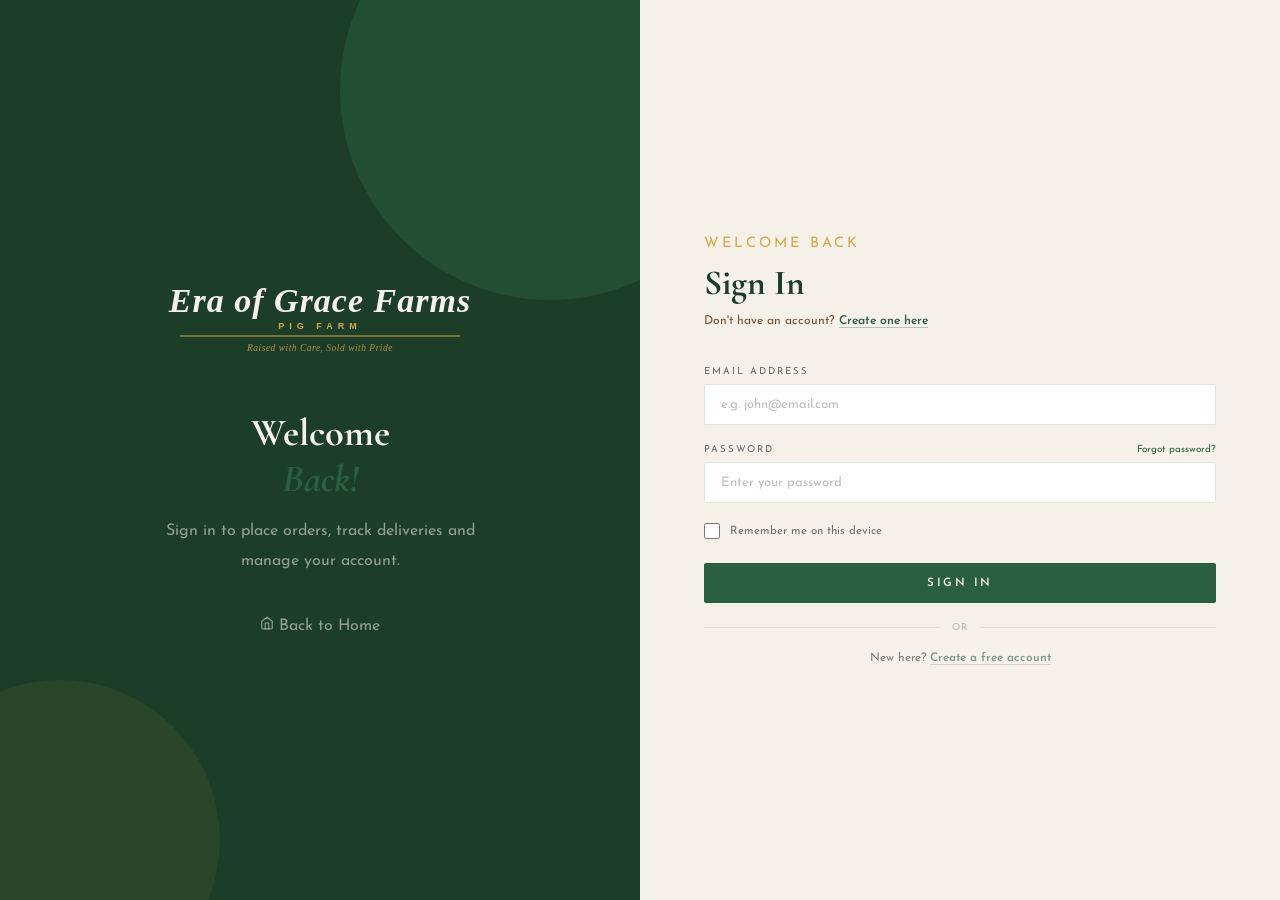
<file: login.html>
<!doctype html>
<html lang="en">
  <head>
    <meta charset="UTF-8" />
    <meta name="viewport" content="width=device-width, initial-scale=1.0" />
    <title>Era of Grace Farms — Sign In</title>
    <link
      href="https://fonts.googleapis.com/css2?family=Cormorant+Garamond:ital,wght@0,400;0,600;0,700;1,400;1,700&family=Josefin+Sans:wght@300;400;600&display=swap"
      rel="stylesheet"
    />
    <link rel="stylesheet" href="./login.css">
  </head>
  <body>
    <div class="auth-left">
      <div class="auth-left-inner">
        <div class="auth-logo">
          <img src="./Assest/era-of-grace-farms-logo-light.svg" alt="Farm's logo">
        </div>

        <div class="auth-left-text">
          <h2>Welcome<br/><em>Back!</em></h2>
          <p>
            Sign in to place orders, track deliveries and manage your account.
          </p>
        </div>

        <a href="index.html" class="back-home">
          <svg viewBox="0 0 24 24">
            <path d="M3 9l9-7 9 7v11a2 2 0 0 1-2 2H5a2 2 0 0 1-2-2z" />
            <polyline points="9 22 9 12 15 12 15 22" />
          </svg>
          Back to Home
        </a>
      </div>
    </div>

    <!-- RIGHT: Form -->
    <div class="auth-right">
      <div class="auth-form-header">
        <span class="auth-form-tag">Welcome Back</span>
        <h2 class="auth-form-title">Sign In</h2>
        <p class="auth-form-subtitle">
          Don't have an account? <a href="signup.html">Create one here</a>
        </p>
      </div>

      <form class="auth-form" onsubmit="handleLogin(event)">
        <div class="form-group">
          <label>Email Address</label>
          <input type="email" id="login-email" placeholder="e.g. john@email.com" />
          <span class="field-error" id="err-email">Please enter your email</span>
        </div>

        <div class="form-group">
          <div class="password-header">
            <label>Password</label>
            <a href="#" class="forgot-link">Forgot password?</a>
          </div>
          <input type="password" id="login-password" placeholder="Enter your password" />
          <span class="field-error" id="err-password">Please enter your password</span>
        </div>

        <span class="field-error" id="err-invalid" style="text-align:center;font-size:0.7rem">Incorrect email or password. Please try again.</span>

        <div class="form-check">
          <input type="checkbox" id="remember" />
          <label for="remember">Remember me on this device</label>
        </div>

        <button type="submit" class="auth-submit">Sign In</button>

        <div class="auth-divider"><span>or</span></div>

        <p class="auth-signup-link">
          New here? <a href="Signup.html">Create a free account</a>
        </p>
      </form>
    </div>
<script>
  function handleLogin(e) {
    e.preventDefault();

    const email    = document.getElementById('login-email').value.trim();
    const password = document.getElementById('login-password').value;
    const remember = document.getElementById('remember').checked;

    // Clear errors
    ['email','password','invalid'].forEach(id => {
      const el = document.getElementById('err-' + id);
      if (el) el.style.display = 'none';
    });

    let valid = true;
    if (!email || !email.includes('@')) {
      document.getElementById('err-email').style.display = 'block';
      valid = false;
    }
    if (!password) {
      document.getElementById('err-password').style.display = 'block';
      valid = false;
    }
    if (!valid) return;

    // Check against saved users
    const users = JSON.parse(localStorage.getItem('eog_users') || '[]');
    const user = users.find(u => u.email === email && u.password === password);

    if (!user) {
      document.getElementById('err-invalid').style.display = 'block';
      return;
    }

    // Save session (without password)
    const sessionUser = {
      fname:   user.fname,
      lname:   user.lname,
      email:   user.email,
      phone:   user.phone,
      address: user.address
    };

    sessionStorage.setItem('eog_user', JSON.stringify(sessionUser));

    // If remember me is checked — save to localStorage too
    if (remember) {
      localStorage.setItem('eog_user', JSON.stringify(sessionUser));
    }

    // Redirect to dashboard
    window.location.href = 'services.html';
  }
</script>
</body>
</html>
</file>
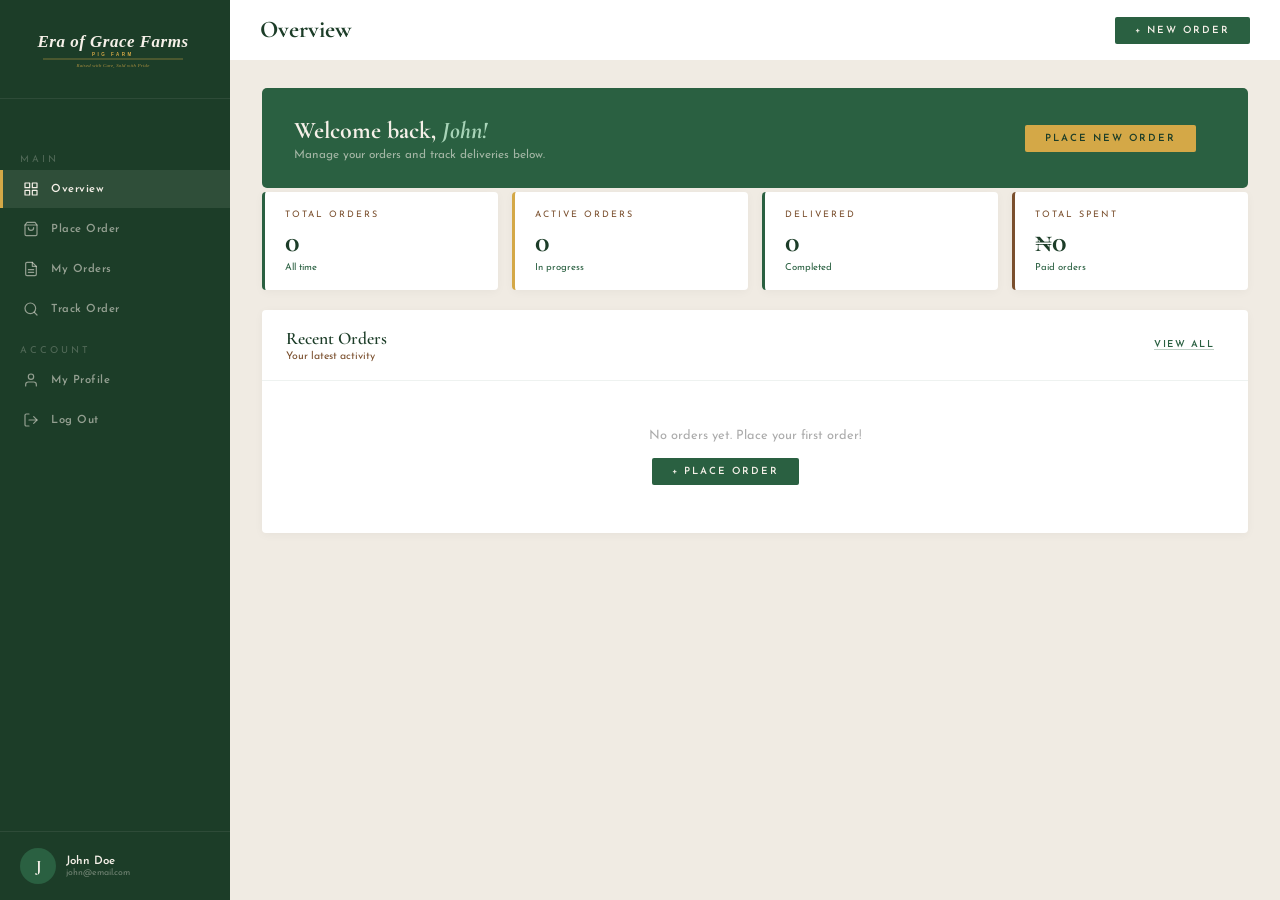
<file: services.html>
<!DOCTYPE html>
<html lang="en">
<head>
<meta charset="UTF-8">
<meta name="viewport" content="width=device-width, initial-scale=1.0">
<title>Era of Grace Farms — Dashboard</title>
<link href="https://fonts.googleapis.com/css2?family=Cormorant+Garamond:ital,wght@0,400;0,600;0,700;1,400;1,700&family=Josefin+Sans:wght@300;400;600&display=swap" rel="stylesheet">
<link rel="stylesheet" href="./services.css">
</head>
<body>

<!-- SIDEBAR -->
<div class="sidebar">
  <div class="sidebar-logo">
    <a href="index.html" class="sidebar-logo-main"><img src="./Assest/era-of-grace-farms-logo-light.svg" alt=""></a>
  </div>
  <nav class="sidebar-nav">
    <span class="nav-label">Main</span>
    <a href="javascript:void(0)" class="nav-item active" onclick="showTab('overview')">
      <svg viewBox="0 0 24 24"><rect x="3" y="3" width="7" height="7"/><rect x="14" y="3" width="7" height="7"/><rect x="3" y="14" width="7" height="7"/><rect x="14" y="14" width="7" height="7"/></svg>Overview
    </a>
    <a href="javascript:void(0)" class="nav-item" onclick="showTab('order')">
      <svg viewBox="0 0 24 24"><path d="M6 2L3 6v14a2 2 0 0 0 2 2h14a2 2 0 0 0 2-2V6l-3-4z"/><line x1="3" y1="6" x2="21" y2="6"/><path d="M16 10a4 4 0 0 1-8 0"/></svg>Place Order
    </a>
    <a href="javascript:void(0)" class="nav-item" onclick="showTab('orders')">
      <svg viewBox="0 0 24 24"><path d="M14 2H6a2 2 0 0 0-2 2v16a2 2 0 0 0 2 2h12a2 2 0 0 0 2-2V8z"/><polyline points="14 2 14 8 20 8"/><line x1="16" y1="13" x2="8" y2="13"/><line x1="16" y1="17" x2="8" y2="17"/></svg>My Orders
    </a>
    <a href="javascript:void(0)" class="nav-item" onclick="showTab('track')">
      <svg viewBox="0 0 24 24"><circle cx="11" cy="11" r="8"/><line x1="21" y1="21" x2="16.65" y2="16.65"/></svg>Track Order
    </a>
    <span class="nav-label">Account</span>
    <a href="javascript:void(0)" class="nav-item" onclick="showTab('profile')">
      <svg viewBox="0 0 24 24"><path d="M20 21v-2a4 4 0 0 0-4-4H8a4 4 0 0 0-4 4v2"/><circle cx="12" cy="7" r="4"/></svg>My Profile
    </a>
    <a href="javascript:void(0)" class="nav-item" onclick="logOut()">
      <svg viewBox="0 0 24 24"><path d="M9 21H5a2 2 0 0 1-2-2V5a2 2 0 0 1 2-2h4"/><polyline points="16 17 21 12 16 7"/><line x1="21" y1="12" x2="9" y2="12"/></svg>Log Out
    </a>
  </nav>
  <div class="sidebar-bottom">
    <div class="user-info">
      <div class="user-avatar" id="sidebar-avatar">J</div>
      <div>
        <div class="user-name" id="sidebar-name">John Doe</div>
        <div class="user-email" id="sidebar-email"><a href="/cdn-cgi/l/email-protection" class="__cf_email__" data-cfemail="6c060304022c09010d0500420f0301">[email&#160;protected]</a></div>
      </div>
    </div>
  </div>
</div>

<!-- MAIN -->
<div class="main">
  <div class="topbar">
    <div class="topbar-title" id="topbar-title">Overview</div>
    <div class="topbar-right">
      <button class="topbar-btn" onclick="showTab('order')">+ New Order</button>
    </div>
  </div>

  <div class="content">

    <!-- OVERVIEW -->
    <div id="tab-overview">
      <div class="welcome-banner">
        <div>
          <h2>Welcome back, <em id="welcome-name">John!</em></h2>
          <p id="welcome-sub">Manage your orders and track deliveries below.</p>
        </div>
        <button class="welcome-btn" onclick="showTab('order')">Place New Order</button>
      </div>
      <div class="stats-row" style="margin-top:4px">
        <div class="stat-card"><div class="stat-label">Total Orders</div><div class="stat-value" id="stat-total">0</div><div class="stat-sub">All time</div></div>
        <div class="stat-card" style="border-left-color:var(--gold)"><div class="stat-label">Active Orders</div><div class="stat-value" id="stat-active">0</div><div class="stat-sub">In progress</div></div>
        <div class="stat-card"><div class="stat-label">Delivered</div><div class="stat-value" id="stat-delivered">0</div><div class="stat-sub">Completed</div></div>
        <div class="stat-card" style="border-left-color:var(--brown)"><div class="stat-label">Total Spent</div><div class="stat-value" id="stat-spent">₦0</div><div class="stat-sub">Paid orders</div></div>
      </div>
      <div class="section-card">
        <div class="section-header">
          <div><h3>Recent Orders</h3><p>Your latest activity</p></div>
          <a class="td-action" onclick="showTab('orders')">View All</a>
        </div>
        <div id="overview-orders-table"></div>
      </div>
    </div>

    <!-- PLACE ORDER -->
    <div id="tab-order" style="display:none">
      <div class="section-card">
        <div class="section-header">
          <div><h3>Place a New Order</h3><p>Follow the steps to complete your order</p></div>
        </div>
        <div class="order-steps">
          <div class="step active" id="step-ind-1"><div class="step-num">1</div><div class="step-label">Service</div></div>
          <div class="step-line" id="line-1-2"></div>
          <div class="step pending" id="step-ind-2"><div class="step-num">2</div><div class="step-label">Details</div></div>
          <div class="step-line" id="line-2-3"></div>
          <div class="step pending" id="step-ind-3"><div class="step-num">3</div><div class="step-label">Payment</div></div>
          <div class="step-line" id="line-3-4"></div>
          <div class="step pending" id="step-ind-4"><div class="step-num">4</div><div class="step-label">Confirm</div></div>
        </div>

        <!-- Step 1 -->
        <div class="order-step-panel active" id="order-step-1">
          <div class="services-grid-sm">
            <div class="service-opt" onclick="selectService(this,'Piglet Sales',8000)">
              <div class="service-opt-icon"><svg viewBox="0 0 24 24"><path d="M12 2C9 2 6 4 6 7c0 1 .3 2 .8 2.8C5.1 11 4 12.8 4 15c0 2.2 1.8 4 4 4h8c2.2 0 4-1.8 4-4 0-2.2-1.1-4-2.8-5.2C17.7 9 18 8 18 7c0-3-3-5-6-5z"/></svg></div>
              <div class="service-opt-name">Piglet Sales</div>
              <div class="service-opt-price">₦8,000 / piglet</div>
            </div>
            <div class="service-opt" onclick="selectService(this,'Breeding Stock',25000)">
              <div class="service-opt-icon"><svg viewBox="0 0 24 24"><path d="M12 22V12"/><path d="M12 12C12 7 7 3 3 5c0 4 3 7 9 7z"/><path d="M12 12c0-5 5-9 9-7 0 4-3 7-9 7z"/></svg></div>
              <div class="service-opt-name">Breeding Stock</div>
              <div class="service-opt-price">₦25,000 / pig</div>
            </div>
            <div class="service-opt" onclick="selectService(this,'Bulk Order',0)">
              <div class="service-opt-icon"><svg viewBox="0 0 24 24"><rect x="2" y="7" width="20" height="14" rx="2"/><path d="M16 7V5a2 2 0 0 0-2-2h-4a2 2 0 0 0-2 2v2"/></svg></div>
              <div class="service-opt-name">Bulk Order</div>
              <div class="service-opt-price">Price on request</div>
            </div>
            <div class="service-opt" onclick="selectService(this,'Farm Consultation',5000)">
              <div class="service-opt-icon"><svg viewBox="0 0 24 24"><path d="M21 15a2 2 0 0 1-2 2H7l-4 4V5a2 2 0 0 1 2-2h14a2 2 0 0 1 2 2z"/></svg></div>
              <div class="service-opt-name">Farm Consultation</div>
              <div class="service-opt-price">₦5,000 / session</div>
            </div>
            <div class="service-opt" onclick="selectService(this,'Farm Tour',5000)">
              <div class="service-opt-icon"><svg viewBox="0 0 24 24"><rect x="1" y="3" width="15" height="13" rx="1"/><path d="M16 8h4l3 3v5h-7V8z"/><circle cx="5.5" cy="18.5" r="2.5"/><circle cx="18.5" cy="18.5" r="2.5"/></svg></div>
              <div class="service-opt-name">Farm Tour</div>
              <div class="service-opt-price">₦5,000 / person</div>
            </div>
            <div class="service-opt" onclick="selectService(this,'Logistics',3000)">
              <div class="service-opt-icon"><svg viewBox="0 0 24 24"><rect x="1" y="3" width="15" height="13" rx="1"/><path d="M16 8h4l3 3v5h-7V8z"/><circle cx="5.5" cy="18.5" r="2.5"/><circle cx="18.5" cy="18.5" r="2.5"/></svg></div>
              <div class="service-opt-name">Logistics</div>
              <div class="service-opt-price">₦3,000 flat rate</div>
            </div>
          </div>
          <div class="step-nav">
            <div></div>
            <button class="btn-next" onclick="goOrderStep(2)">Continue →</button>
          </div>
        </div>

        <!-- Step 2 -->
        <div class="order-step-panel" id="order-step-2">
          <div class="order-form">
            <div class="section-title-sm">Order Details — <span id="selected-service-name" style="color:var(--green)"></span></div>
            <div class="form-row-3">
              <div class="form-group">
                <label>Quantity *</label>
                <input type="number" id="order-qty" placeholder="e.g. 3" min="1" value="1" oninput="updateSummary()">
                <span class="field-error" id="err-qty">Please enter a quantity</span>
              </div>
              <div class="form-group">
                <label>Preferred Date *</label>
                <input type="date" id="order-date">
                <span class="field-error" id="err-date">Please pick a date</span>
              </div>
              <div class="form-group">
                <label>Preferred Time *</label>
                <input type="time" id="order-time">
                <span class="field-error" id="err-time">Please pick a time</span>
              </div>
            </div>
            <div class="form-group">
              <label>Special Notes</label>
              <textarea id="order-notes" placeholder="Any special requirements..."></textarea>
            </div>
            <div class="section-title-sm" style="margin-top:4px">Delivery Method</div>
            <div class="delivery-toggle">
              <div class="delivery-opt selected" id="opt-pickup" onclick="selectDelivery('pickup')">
                <svg viewBox="0 0 24 24"><path d="M3 9l9-7 9 7v11a2 2 0 0 1-2 2H5a2 2 0 0 1-2-2z"/><polyline points="9 22 9 12 15 12 15 22"/></svg>
                <div class="delivery-opt-label">Physical Pickup</div>
                <div class="delivery-opt-desc">Come to the farm — Free</div>
              </div>
              <div class="delivery-opt" id="opt-delivery" onclick="selectDelivery('delivery')">
                <svg viewBox="0 0 24 24"><rect x="1" y="3" width="15" height="13" rx="1"/><path d="M16 8h4l3 3v5h-7V8z"/><circle cx="5.5" cy="18.5" r="2.5"/><circle cx="18.5" cy="18.5" r="2.5"/></svg>
                <div class="delivery-opt-label">Home Delivery</div>
                <div class="delivery-opt-desc">We come to you — ₦3,000</div>
              </div>
            </div>
            <div class="form-group" id="delivery-address-group" style="display:none">
              <label>Delivery Address *</label>
              <input type="text" id="delivery-address" placeholder="e.g. 12 Farm Road, Port Harcourt" oninput="updateSummary()">
              <span class="field-error" id="err-address">Please enter your delivery address</span>
            </div>
          </div>
          <div class="step-nav">
            <button class="btn-prev" onclick="goOrderStep(1)">← Back</button>
            <button class="btn-next" onclick="goOrderStep(3)">Continue →</button>
          </div>
        </div>

        <!-- Step 3: Payment -->
        <div class="order-step-panel" id="order-step-3">
          <div class="payment-section">
            <div class="two-col">
              <div class="order-summary">
                <div class="order-summary-title">Order Summary</div>
                <div class="summary-row"><span>Service</span><span id="sum-service">—</span></div>
                <div class="summary-row"><span>Quantity</span><span id="sum-qty">—</span></div>
                <div class="summary-row"><span>Unit Price</span><span id="sum-unit">—</span></div>
                <div class="summary-row"><span>Subtotal</span><span id="sum-subtotal">—</span></div>
                <div class="summary-row"><span>Delivery Fee</span><span id="sum-delivery">₦0</span></div>
                <div class="summary-row total"><span>Total</span><span id="sum-total">—</span></div>
              </div>
              <div style="display:flex;flex-direction:column;gap:14px">
                <div>
                  <div class="payment-method-title">Select Payment Method</div>
                  <div class="payment-opts">
                    <div class="payment-opt selected" id="pay-card" onclick="selectPayment('card')">
                      <svg viewBox="0 0 24 24"><rect x="1" y="4" width="22" height="16" rx="2" ry="2"/><line x1="1" y1="10" x2="23" y2="10"/></svg>
                      <div class="payment-opt-label">Card</div>
                    </div>
                    <div class="payment-opt" id="pay-transfer" onclick="selectPayment('transfer')">
                      <svg viewBox="0 0 24 24"><rect x="5" y="2" width="14" height="20" rx="2" ry="2"/><line x1="12" y1="18" x2="12.01" y2="18"/></svg>
                      <div class="payment-opt-label">Transfer</div>
                    </div>
                    <div class="payment-opt" id="pay-cash" onclick="selectPayment('cash')">
                      <svg viewBox="0 0 24 24"><path d="M12 1v22M17 5H9.5a3.5 3.5 0 0 0 0 7h5a3.5 3.5 0 0 1 0 7H6"/></svg>
                      <div class="payment-opt-label">Cash</div>
                    </div>
                  </div>
                </div>

                <!-- Card via Paystack -->
                <div id="card-fields" style="display:flex;flex-direction:column;gap:10px">
                  <div class="status-banner">
                    <svg viewBox="0 0 24 24"><circle cx="12" cy="12" r="10"/><line x1="12" y1="8" x2="12" y2="12"/><line x1="12" y1="16" x2="12.01" y2="16"/></svg>
                    <span>Card payments are securely processed by <strong>Paystack</strong>. You'll be redirected to complete payment.</span>
                  </div>
                  <div class="form-group">
                    <label>Email for Receipt *</label>
                    <input type="email" id="pay-email" placeholder="e.g. john@email.com">
                    <span class="field-error" id="err-pay-email">Please enter your email</span>
                  </div>
                </div>

                <!-- Transfer -->
                <div id="transfer-fields" style="display:none;flex-direction:column;gap:10px">
                  <div class="card-details">
                    <p style="font-size:0.76rem;color:var(--brown);line-height:1.7">Transfer to:<br><strong style="color:var(--green-dark)">Era of Grace Farms</strong><br>Bank: First Bank Nigeria<br>Account No: <strong>1234567890</strong><br><br>Upload your transfer receipt below to confirm.</p>
                  </div>
                  <div class="form-group">
                    <label>Upload Transfer Receipt *</label>
                    <input type="file" id="transfer-proof" accept="image/*">
                    <span class="field-error" id="err-transfer">Please upload your transfer receipt</span>
                  </div>
                </div>

                <!-- Cash -->
                <div id="cash-fields" style="display:none">
                  <div class="card-details">
                    <p style="font-size:0.76rem;color:var(--brown);line-height:1.7">You selected <strong>Cash on Delivery/Pickup</strong>.<br><br>Payment will be collected when your order arrives or when you visit the farm. No action needed now.</p>
                  </div>
                </div>

                <button class="pay-btn" id="pay-btn" onclick="handlePayment()">
                  <svg viewBox="0 0 24 24"><rect x="1" y="4" width="22" height="16" rx="2"/><line x1="1" y1="10" x2="23" y2="10"/></svg>
                  <span id="pay-btn-text">Pay Now</span>
                </button>
                <div class="secure-note">
                  <svg viewBox="0 0 24 24"><rect x="3" y="11" width="18" height="11" rx="2" ry="2"/><path d="M7 11V7a5 5 0 0 1 10 0v4"/></svg>
                  Secured & encrypted · Powered by Paystack
                </div>
              </div>
            </div>
          </div>
          <div class="step-nav">
            <button class="btn-prev" onclick="goOrderStep(2)">← Back</button>
            <div></div>
          </div>
        </div>

        <!-- Step 4: Success -->
        <div class="order-step-panel" id="order-step-4">
          <div class="success-state">
            <div class="success-icon"><svg viewBox="0 0 24 24"><polyline points="20 6 9 17 4 12"/></svg></div>
            <h3>Order Placed Successfully! 🎉</h3>
            <p id="success-message">Your order has been received and is being processed.</p>
            <div style="display:flex;gap:12px;margin-top:8px">
              <button class="btn-next" onclick="showTab('track')">Track Order →</button>
              <button class="btn-prev" onclick="resetOrder()">Place Another</button>
            </div>
          </div>
        </div>
      </div>
    </div>

    <!-- MY ORDERS -->
    <div id="tab-orders" style="display:none">
      <div class="section-card">
        <div class="section-header">
          <div><h3>My Orders</h3><p>All your orders and their current status</p></div>
        </div>
        <div id="orders-table-container"></div>
      </div>
    </div>

    <!-- TRACK ORDER -->
    <div id="tab-track" style="display:none">
      <div class="section-card">
        <div class="section-header">
          <div><h3>Track Order</h3><p>Select an order to view its live progress</p></div>
        </div>
        <div id="track-content"></div>
      </div>
    </div>

    <!-- PROFILE -->
    <div id="tab-profile" style="display:none">
      <div class="section-card">
        <div class="section-header"><div><h3>My Profile</h3><p>Manage your account details</p></div></div>
        <div class="order-form">
          <div class="section-title-sm">Personal Information</div>
          <div class="form-row-2">
            <div class="form-group"><label>First Name</label><input type="text" id="profile-fname"></div>
            <div class="form-group"><label>Last Name</label><input type="text" id="profile-lname"></div>
          </div>
          <div class="form-group"><label>Email Address</label><input type="email" id="profile-email"></div>
          <div class="form-group"><label>Phone Number</label><input type="tel" id="profile-phone"></div>
          <div class="form-group"><label>Physical Address</label><input type="text" id="profile-address"></div>

          <div class="section-title-sm" style="margin-top:8px">Change Password <span style="font-size:0.65rem;color:var(--brown);font-family:'Josefin Sans',sans-serif;font-weight:400">(leave blank to keep current)</span></div>

          <div class="form-group">
            <label>Old Password *</label>
            <input type="password" id="profile-old-password" placeholder="Enter your current password">
            <span id="err-old-pass" style="font-size:0.58rem;color:#b42828;display:none">Please enter your old password</span>
          </div>
          <div class="form-row-2">
            <div class="form-group">
              <label>New Password *</label>
              <input type="password" id="profile-new-password" placeholder="Min 6 characters">
              <span id="err-new-pass" style="font-size:0.58rem;color:#b42828;display:none">New password must be at least 6 characters</span>
            </div>
            <div class="form-group">
              <label>Confirm New Password *</label>
              <input type="password" id="profile-confirm-password" placeholder="Repeat new password">
              <span id="err-conf-pass" style="font-size:0.58rem;color:#b42828;display:none">Passwords do not match</span>
            </div>
          </div>
          <button class="save-btn" onclick="saveProfile()">Save Changes</button>
        </div>
      </div>
    </div>

  </div>
</div>

<!-- DELETE MODAL -->
<div class="modal-overlay" id="delete-modal">
  <div class="modal">
    <h3>Remove Order?</h3>
    <p>Are you sure you want to remove this order from your list? This cannot be undone.</p>
    <div class="modal-btns">
      <button class="modal-cancel" onclick="closeModal()">Cancel</button>
      <button class="modal-confirm" id="modal-confirm-btn">Remove</button>
    </div>
  </div>
</div>

<!-- TOAST -->
<div class="toast" id="toast"></div>
<script src="https://js.paystack.co/v1/inline.js"></script>
<script src="./services.js"></script>
</body>
</html>
</file>
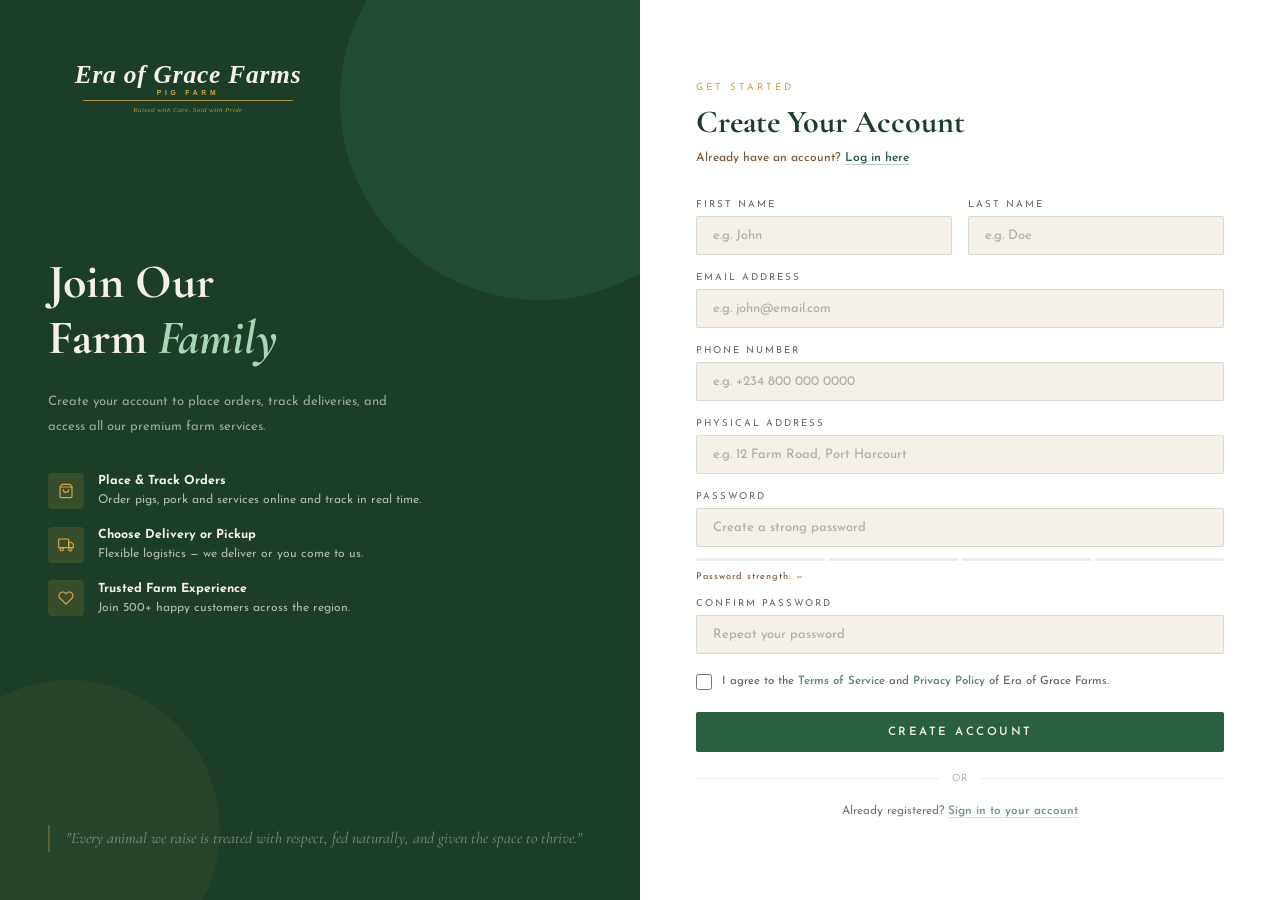
<file: Signup.html>
<!doctype html>
<html lang="en">
  <head>
    <meta charset="UTF-8" />
    <meta name="viewport" content="width=device-width, initial-scale=1.0" />
    <title>Signup</title>
    <link rel="stylesheet" href="./Signup.css" />
    <link
      href="https://fonts.googleapis.com/css2?family=Cormorant+Garamond:ital,wght@0,400;0,600;0,700;1,400;1,700&family=Josefin+Sans:wght@300;400;600&display=swap"
      rel="stylesheet"
    />
  </head>
  <body>
    <div class="auth-left">
      <div class="auth-logo">
        <a href="./index.html"><img src="./Assest/era-of-grace-farms-logo-light.svg" alt="" id="logo" ></a>
      </div>

      <div class="auth-left-content">
        <h2>Join Our<br />Farm <em>Family</em></h2>
        <p>
          Create your account to place orders, track deliveries, and access all
          our premium farm services.
        </p>

        <div class="auth-features">
          <div class="auth-feature">
            <div class="auth-feature-icon">
              <svg viewBox="0 0 24 24">
                <path d="M6 2L3 6v14a2 2 0 0 0 2 2h14a2 2 0 0 0 2-2V6l-3-4z" />
                <line x1="3" y1="6" x2="21" y2="6" />
                <path d="M16 10a4 4 0 0 1-8 0" />
              </svg>
            </div>
            <div class="auth-feature-text">
              <strong>Place & Track Orders</strong>
              Order pigs, pork and services online and track in real time.
            </div>
          </div>
          <div class="auth-feature">
            <div class="auth-feature-icon">
              <svg viewBox="0 0 24 24">
                <rect x="1" y="3" width="15" height="13" rx="1" />
                <path d="M16 8h4l3 3v5h-7V8z" />
                <circle cx="5.5" cy="18.5" r="2.5" />
                <circle cx="18.5" cy="18.5" r="2.5" />
              </svg>
            </div>
            <div class="auth-feature-text">
              <strong>Choose Delivery or Pickup</strong>
              Flexible logistics — we deliver or you come to us.
            </div>
          </div>
          <div class="auth-feature">
            <div class="auth-feature-icon">
              <svg viewBox="0 0 24 24">
                <path
                  d="M20.84 4.61a5.5 5.5 0 0 0-7.78 0L12 5.67l-1.06-1.06a5.5 5.5 0 0 0-7.78 7.78l1.06 1.06L12 21.23l7.78-7.78 1.06-1.06a5.5 5.5 0 0 0 0-7.78z"
                />
              </svg>
            </div>
            <div class="auth-feature-text">
              <strong>Trusted Farm Experience</strong>
              Join 500+ happy customers across the region.
            </div>
          </div>
        </div>
      </div>

      <div class="auth-left-bottom">
        <p class="auth-quote">
          "Every animal we raise is treated with respect, fed naturally, and
          given the space to thrive."
        </p>
      </div>
    </div>

    <!-- RIGHT: Form -->
    <div class="auth-right">
      <div class="auth-form-header">
        <span class="auth-form-tag">Get Started</span>
        <h2 class="auth-form-title">Create Your Account</h2>
        <p class="auth-form-subtitle">
          Already have an account? <a href="login.html">Log in here</a>
        </p>
      </div>

      <form class="auth-form" onsubmit="handleSignup(event)">
        <div class="form-row">
          <div class="form-group">
            <label>First Name</label>
            <input type="text" id="fname" placeholder="e.g. John" />
            <span class="field-error" id="err-fname">Please enter your first name</span>
          </div>
          <div class="form-group">
            <label>Last Name</label>
            <input type="text" id="lname" placeholder="e.g. Doe" />
            <span class="field-error" id="err-lname">Please enter your last name</span>
          </div>
        </div>

        <div class="form-group">
          <label>Email Address</label>
          <input type="email" id="email" placeholder="e.g. john@email.com" />
          <span class="field-error" id="err-email">Please enter a valid email</span>
        </div>

        <div class="form-group">
          <label>Phone Number</label>
          <input type="tel" id="phone" placeholder="e.g. +234 800 000 0000" />
          <span class="field-error" id="err-phone">Please enter your phone number</span>
        </div>

        <div class="form-group">
          <label>Physical Address</label>
          <input type="text" id="address" placeholder="e.g. 12 Farm Road, Port Harcourt" />
          <span class="field-error" id="err-address">Please enter your address</span>
        </div>

        <div class="form-group">
          <label>Password</label>
          <input type="password" id="password" placeholder="Create a strong password" oninput="checkStrength(this.value)" />
          <div class="password-strength">
            <div class="strength-bar" id="bar1"></div>
            <div class="strength-bar" id="bar2"></div>
            <div class="strength-bar" id="bar3"></div>
            <div class="strength-bar" id="bar4"></div>
          </div>
          <span class="strength-label" id="strength-label">Password strength: —</span>
          <span class="field-error" id="err-password">Password must be at least 6 characters</span>
        </div>

        <div class="form-group">
          <label>Confirm Password</label>
          <input type="password" id="confirm-password" placeholder="Repeat your password" />
          <span class="field-error" id="err-confirm">Passwords do not match</span>
        </div>

        <div class="form-check">
          <input type="checkbox" id="terms" />
          <label for="terms">I agree to the <a href="#">Terms of Service</a> and
            <a href="#">Privacy Policy</a> of Era of Grace Farms.</label>
        </div>
        <span class="field-error" id="err-terms">Please accept the terms to continue</span>

        <span class="field-error" id="err-exists" style="text-align:center;font-size:0.7rem">An account with this email already exists. <a href="login.html" style="color:var(--green)">Log in instead</a></span>

        <button type="submit" class="auth-submit">Create Account</button>

        <div class="auth-divider"><span>or</span></div>

        <p class="auth-login-link">
          Already registered? <a href="login.html">Sign in to your account</a>
        </p>
      </form>
    </div>
<script>
  // Password strength checker
  function checkStrength(val) {
    const bars = [document.getElementById('bar1'), document.getElementById('bar2'), document.getElementById('bar3'), document.getElementById('bar4')];
    const label = document.getElementById('strength-label');
    let score = 0;
    if (val.length >= 6) score++;
    if (val.length >= 10) score++;
    if (/[A-Z]/.test(val) && /[0-9]/.test(val)) score++;
    if (/[^A-Za-z0-9]/.test(val)) score++;

    const colors = ['#b42828', '#D4A847', '#2A6041', '#1C3D28'];
    const labels = ['Weak', 'Fair', 'Good', 'Strong'];

    bars.forEach((b, i) => {
      b.style.background = i < score ? colors[score - 1] : 'rgba(42,96,65,0.1)';
    });

    label.textContent = val.length === 0 ? 'Password strength: —' : 'Password strength: ' + (labels[score - 1] || 'Weak');
  }

  // Clear error
  function clearErr(id) {
    const el = document.getElementById(id);
    if (el) el.style.display = 'none';
  }

  // Show error
  function showErr(id) {
    const el = document.getElementById(id);
    if (el) el.style.display = 'block';
  }

  function handleSignup(e) {
    e.preventDefault();

    const fname   = document.getElementById('fname').value.trim();
    const lname   = document.getElementById('lname').value.trim();
    const email   = document.getElementById('email').value.trim();
    const phone   = document.getElementById('phone').value.trim();
    const address = document.getElementById('address').value.trim();
    const password = document.getElementById('password').value;
    const confirm  = document.getElementById('confirm-password').value;
    const terms    = document.getElementById('terms').checked;

    // Clear all errors first
    ['fname','lname','email','phone','address','password','confirm','terms','exists'].forEach(id => clearErr('err-' + id));

    let valid = true;

    if (!fname)   { showErr('err-fname');   valid = false; }
    if (!lname)   { showErr('err-lname');   valid = false; }
    if (!email || !email.includes('@')) { showErr('err-email'); valid = false; }
    if (!phone)   { showErr('err-phone');   valid = false; }
    if (!address) { showErr('err-address'); valid = false; }
    if (password.length < 6) { showErr('err-password'); valid = false; }
    if (password !== confirm) { showErr('err-confirm'); valid = false; }
    if (!terms) { showErr('err-terms'); valid = false; }

    if (!valid) return;

    // Check if email already exists
    const existing = JSON.parse(localStorage.getItem('eog_users') || '[]');
    if (existing.find(u => u.email === email)) {
      showErr('err-exists');
      return;
    }

    // Save new user
    const user = { fname, lname, email, phone, address, password };
    existing.push(user);
    localStorage.setItem('eog_users', JSON.stringify(existing));

    // Save current session
    const sessionUser = { fname, lname, email, phone, address };
    sessionStorage.setItem('eog_user', JSON.stringify(sessionUser));
    localStorage.setItem('eog_user', JSON.stringify(sessionUser));

    // Redirect to dashboard
    window.location.href = 'services.html';
  }
</script>
</body>
</html>
</file>
<file: style.css>
* {
  margin: 0;
  padding: 0;
  box-sizing: border-box;
}

html {
  scroll-behavior: smooth;
}

:root {
  --green: #2a6041;
  --green-dark: #1c3d28;
  --gold: #d4a847;
  --brown: #7a4f2d;
  --cream: #f5f0e8;
  --charcoal: #2c2c2c;
  --white: #ffffff;
}

body {
  font-family: "Josefin Sans", sans-serif;
  background: var(--cream);
  overflow-x: hidden;
}

/* ── NAVBAR ── */
.head {
  width: 100%;
  height: 70px;
  display: flex;
  justify-content: space-between;
  align-items: center;
  padding-left: 10px;
  padding-right: 30px;
  background: var(--white);
  position: fixed;
  top: 0;
  left: 0;
  right: 0;
  z-index: 100;
  box-shadow: 0 2px 12px rgba(0, 0, 0, 0.06);
}

nav ul {
  display: flex;
  gap: 50px;
  font-size: 0.7rem;
  font-weight: 600;
  letter-spacing: 2.5px;
  text-transform: uppercase;
  padding-right: 20px;
  list-style: none;
}

nav a {
  text-decoration: none;
  color: var(--charcoal);
  position: relative;
}

/* FIX: removed global img rule — was forcing ALL images to 300x300 */
/* Logo image only */
.logo-img {
  height: 60px;
  width: auto;
}

.ani::after {
  content: "";
  position: absolute;
  left: 0;
  bottom: -5px;
  width: 100%;
  height: 2px;
  border-radius: 50px;
  background: var(--gold);
  transform: scaleX(0);
  transform-origin: left;
  transition: transform 0.3s ease;
}

.ani:hover::after {
  transform: scaleX(1);
}

#cta {
  background: var(--green);
  color: var(--cream) !important;
  padding: 10px 22px;
  border-radius: 2px;
}

#cta::after {
  display: none !important;
}
#cta:hover {
  background: var(--green-dark);
}

/* ── HERO ── */
.hero1 {
  position: relative;
  width: 100%;
  height: 100vh;
  overflow: hidden;
}

.ss {
  position: absolute;
  inset: 0;
  opacity: 0;
  transition: opacity 1.2s ease;
  display: flex;
  align-items: center;
  justify-content: center;
}

.ss.active {
  opacity: 1;
  z-index: 2;
}
.ss.prev {
  opacity: 0;
  z-index: 1;
}

/* Slide backgrounds */
.slide1 {
  background:
    linear-gradient(
      to right,
      rgba(28, 61, 40, 0.85) 0%,
      rgba(28, 61, 40, 0.4) 60%,
      rgba(28, 61, 40, 0.1) 100%
    ),
    linear-gradient(135deg, #1c3d28 0%, #2a6041 40%, #4a8a65 70%, #6ab88a 100%);
}

.slide2 {
  background:
    linear-gradient(
      to right,
      rgba(28, 61, 40, 0.88) 0%,
      rgba(28, 61, 40, 0.45) 60%,
      rgba(28, 61, 40, 0.1) 100%
    ),
    linear-gradient(135deg, #2a6041 0%, #1c3d28 40%, #3d7a5a 70%, #2a6041 100%);
}

.slide3 {
  background:
    linear-gradient(
      to right,
      rgba(28, 61, 40, 0.9) 0%,
      rgba(28, 61, 40, 0.5) 60%,
      rgba(28, 61, 40, 0.15) 100%
    ),
    linear-gradient(135deg, #1a4a30 0%, #2a6041 50%, #4d9e6e 100%);
}

/* Slide content */
.slide-content {
  position: relative;
  z-index: 3;
  width: 100%;
  max-width: 1200px;
  padding: 0 60px;
  padding-top: 70px;
  display: flex;
  flex-direction: column;
  align-items: flex-start;
  gap: 20px;
}

.slide-tag {
  font-size: 0.62rem;
  letter-spacing: 4px;
  text-transform: uppercase;
  color: var(--gold);
  opacity: 0;
  transform: translateY(16px);
  transition:
    opacity 0.7s 0.3s ease,
    transform 0.7s 0.3s ease;
}

.slide-title {
  font-family: "Cormorant Garamond", serif;
  font-size: clamp(2.8rem, 5vw, 5rem);
  font-weight: 700;
  color: #fff;
  line-height: 1.1;
  max-width: 640px;
  opacity: 0;
  transform: translateY(20px);
  transition:
    opacity 0.7s 0.5s ease,
    transform 0.7s 0.5s ease;
}

.slide-title em {
  font-style: italic;
  color: #a8d4b8;
}

.slide-desc {
  font-size: 1.4rem;
  color: rgba(255, 255, 255, 0.78);
  line-height: 1.9;
  max-width: 480px;
  opacity: 0;
  transform: translateY(20px);
  transition:
    opacity 0.7s 0.7s ease,
    transform 0.7s 0.7s ease;
}

.slide-btn {
  display: inline-block;
  background: var(--gold);
  color: var(--green-dark);
  padding: 16px 40px;
  font-size: 0.72rem;
  font-weight: 600;
  letter-spacing: 3px;
  text-transform: uppercase;
  border: none;
  border-radius: 2px;
  cursor: pointer;
  text-decoration: none;
  opacity: 0;
  transform: translateY(20px);
  transition:
    opacity 0.7s 0.9s ease,
    transform 0.7s 0.9s ease,
    background 0.3s,
    box-shadow 0.3s;
}

.slide-btn:hover {
  background: #c49a30;
  box-shadow: 0 8px 24px rgba(212, 168, 71, 0.4);
  transform: translateY(-2px) !important;
}

/* Slide image */
.ima {
  position: absolute;
  right: -90px;
  width: 50vw;
  height: 100vh;
  object-fit: cover;
  top: -73px;
  opacity: 0;
  transform: scale(1.05);
  transition:
    opacity 0.7s 0.4s ease,
    transform 0.7s 0.4s ease;
}

.ss.active .ima {
  opacity: 1;
  transform: scale(1);
}

/* Animate in on active slide */
.ss.active .slide-tag,
.ss.active .slide-title,
.ss.active .slide-desc,
.ss.active .slide-btn {
  opacity: 1;
  transform: translateY(0);
}

/* Dots */
.dots {
  position: absolute;
  bottom: 40px;
  left: 50%;
  transform: translateX(-50%);
  display: flex;
  gap: 10px;
  z-index: 10;
}

.dot {
  width: 8px;
  height: 8px;
  border-radius: 50%;
  background: rgba(255, 255, 255, 0.35);
  cursor: pointer;
  transition:
    background 0.3s,
    transform 0.3s;
}

.dot.active {
  background: var(--gold);
  transform: scale(1.3);
}

/* Progress bar */
.progress-bar {
  position: absolute;
  bottom: 0;
  left: 0;
  height: 3px;
  background: var(--gold);
  width: 0%;
  z-index: 10;
  transition: width linear;
}

/* Arrows — FIX: was translateY(50%), now -50% so it centers correctly */
.arrow {
  position: absolute;
  top: 50%;
  transform: translateY(-50%);
  z-index: 100;
  background: rgba(255, 255, 255, 0.1);
  border: 1px solid rgba(255, 255, 255, 0.2);
  color: white;
  width: 48px;
  height: 48px;
  border-radius: 50%;
  display: flex;
  align-items: center;
  justify-content: center;
  cursor: pointer;
  font-size: 1.1rem;
  transition: background 0.3s;
  backdrop-filter: blur(4px);
}

.arrow:hover {
  background: rgba(212, 168, 71, 0.3);
  border-color: var(--gold);
}

.arrow.left {
  left: 20px;
}
.arrow.right {
  right: 32px;
}

/* ── ABOUT ── */
/* FIX: styles now target #about via .about class */
.about {
  width: 100%;
  background: var(--cream);
  padding: 100px 80px;
  display: grid;
  grid-template-columns: 1fr 1fr;
  gap: 80px;
  align-items: center;
}

/* Left image side */
.lefti {
  width: 100%;
  height: 520px;
  border-radius: 4px;
  overflow: hidden;
}

/* FIX: about image fills its container properly */
.about-img {
  width: 100%;
  height: 100%;
  object-fit: cover;
  border-radius: 4px;
}

/* Right text side — FIX: was ri_si in CSS but r_si in HTML, now both match */
.r_si {
  display: flex;
  flex-direction: column;
  gap: 24px;
}

.abt_tag {
  font-size: 0.62rem;
  letter-spacing: 4px;
  text-transform: uppercase;
  color: var(--gold);
}

.about-title {
  font-family: "Cormorant Garamond", serif;
  font-size: 3rem;
  font-weight: 700;
  color: var(--green-dark);
  line-height: 1.15;
}

.about-title em {
  font-style: italic;
  color: var(--green);
}

.gold-line {
  width: 60px;
  height: 3px;
  border-radius: 2px;
  background: var(--gold);
}

/* FIX: was abt-story (dash) in CSS but abt_story (underscore) in HTML */
.abt_story {
  font-size: 1.3rem;
  color: var(--charcoal);
  line-height: 1.9;
  opacity: 0.85;
}

/* FIX: values container wraps all 3 float cards */
.values-container {
  display: flex;
  gap: 14px;
}

/* FIX: float cards properly styled with flex layout */
.float {
  display: flex;
  align-items: flex-start;
  gap: 16px;
  background: var(--white);
  padding: 16px;
  border-radius: 6px;
  height: 153px;
  width: 200px;
  overflow: hidden;
  border-left: 3px solid var(--green);
  transition:
    box-shadow 0.3s,
    transform 0.3s;
}

.float:hover {
  box-shadow: 0 6px 20px rgba(42, 96, 65, 0.1);
  transform: translateX(4px);
}

.float1 {
  display: flex;
  align-items: flex-start;
  gap: 16px;
  background: var(--white);
  padding: 16px;
  border-radius: 6px;
  height: 153px;
  width: 220px;
  overflow: hidden;
  border-left: 3px solid var(--green);
  transition:
    box-shadow 0.3s,
    transform 0.3s;
}

.float1:hover {
  box-shadow: 0 6px 20px rgba(42, 96, 65, 0.1);
  transform: translateX(4px);
}
.icon1 {
  font-size: 1.3rem;
  margin-top: 2px;
  flex-shrink: 0;
}

.value-text h4 {
  font-family: "Cormorant Garamond", serif;
  font-size: 1rem;
  font-weight: 600;
  color: var(--green-dark);
  margin-bottom: 4px;
}

.value-text p {
  font-size: 0.75rem;
  color: var(--brown);
  line-height: 1.7;
}

.services {
  width: 100%;
  background: var(--green-dark);
  padding: 100px 80px;
}

.services-header {
  text-align: center;
  margin-bottom: 64px;
}

.section-tag {
  font-size: 0.62rem;
  letter-spacing: 4px;
  text-transform: uppercase;
  color: var(--gold);
  display: block;
  margin-bottom: 14px;
}

.section-title {
  font-family: "Cormorant Garamond", serif;
  font-size: 3rem;
  font-weight: 700;
  color: var(--cream);
  line-height: 1.15;
  margin-bottom: 16px;
}

.section-title em {
  font-style: italic;
  color: #a8d4b8;
}

.section-subtitle {
  font-size: 1.24rem;
  color: rgba(245, 240, 232, 0.6);
  line-height: 1.8;
  max-width: 500px;
  margin: 16px auto 0;
}

.center-line {
  width: 60px;
  height: 2px;
  background: var(--gold);
  margin: 16px auto 0;
  border-radius: 2px;
}

.services-grid {
  display: grid;
  grid-template-columns: repeat(3, 1fr);
  gap: 20px;
  max-width: 1200px;
  margin: 0 auto 40px;
}

.service-card {
  background: rgba(245, 240, 232, 0.05);
  border: 1px solid rgba(245, 240, 232, 0.1);
  border-radius: 4px;
  padding: 28px 22px;
  display: flex;
  flex-direction: column;
  gap: 12px;
  transition:
    background 0.3s,
    transform 0.3s,
    border-color 0.3s;
  cursor: pointer;
  position: relative;
  overflow: hidden;
}

.service-card::before {
  content: "";
  position: absolute;
  bottom: 0;
  left: 0;
  width: 0;
  height: 2px;
  background: var(--gold);
  transition: 0.4s ease;
}

.service-card:hover {
  background: rgba(245, 240, 232, 0.1);
  transform: translateY(-6px);
  border-color: rgba(212, 168, 71, 0.3);
}

.service-card:hover::before {
  width: 100%;
}

.service-icon {
  width: 48px;
  height: 48px;
  background: rgba(212, 168, 71, 0.12);
  border-radius: 6px;
  display: flex;
  align-items: center;
  justify-content: center;
  margin-bottom: 4px;
  transition: background 0.3s;
}

.service-card:hover .service-icon {
  background: rgba(212, 168, 71, 0.22);
}

.service-icon svg {
  width: 22px;
  height: 22px;
  stroke: var(--gold);
  fill: none;
  stroke-width: 1.8;
  stroke-linecap: round;
  stroke-linejoin: round;
}

.service-card h3 {
  font-family: "Cormorant Garamond", serif;
  font-size: 1.2rem;
  font-weight: 600;
  color: var(--cream);
  line-height: 1.2;
}

.service-card p {
  font-size: 1.1rem;
  color: rgba(245, 240, 232, 0.65);
  line-height: 1.8;
  flex: 1;
}

.service-tag {
  display: inline-block;
  font-size: 0.55rem;
  letter-spacing: 2px;
  text-transform: uppercase;
  padding: 3px 10px;
  border-radius: 20px;
  width: fit-content;
}

.tag-paid {
  background: rgba(212, 168, 71, 0.15);
  color: var(--gold);
  border: 1px solid rgba(212, 168, 71, 0.3);
}

.service-btn {
  display: inline-block;
  font-size: 0.6rem;
  font-weight: 600;
  letter-spacing: 2px;
  text-transform: uppercase;
  color: var(--gold);
  text-decoration: none;
  border-bottom: 1px solid rgba(212, 168, 71, 0.4);
  padding-bottom: 2px;
  width: fit-content;
  margin-top: 6px;
  transition:
    color 0.2s,
    border-color 0.2s;
}

.service-btn:hover {
  color: #f0c84a;
  border-color: #f0c84a;
}

/* Logistics Banner */
.logistics-banner {
  max-width: 1200px;
  margin: 0 auto;
  background: rgba(212, 168, 71, 0.08);
  border: 1px solid rgba(212, 168, 71, 0.2);
  border-radius: 4px;
  padding: 32px 40px;
  display: flex;
  justify-content: space-between;
  align-items: center;
  gap: 32px;
}

.logistics-left {
  display: flex;
  align-items: center;
  gap: 20px;
}

.logistics-icon {
  width: 56px;
  height: 56px;
  background: rgba(212, 168, 71, 0.12);
  border-radius: 6px;
  display: flex;
  align-items: center;
  justify-content: center;
  flex-shrink: 0;
}

.logistics-icon svg {
  width: 26px;
  height: 26px;
  stroke: var(--gold);
  fill: none;
  stroke-width: 1.8;
  stroke-linecap: round;
  stroke-linejoin: round;
}

.logistics-text h3 {
  font-family: "Cormorant Garamond", serif;
  font-size: 1.4rem;
  font-weight: 600;
  color: var(--cream);
  margin-bottom: 6px;
}

.logistics-text p {
  font-size: 1rem;
  color: rgba(245, 240, 232, 0.6);
  line-height: 1.7;
}

.logistics-options {
  display: flex;
  gap: 16px;
  flex-shrink: 0;
}

.logistics-option {
  background: rgba(245, 240, 232, 0.07);
  border: 1px solid rgba(245, 240, 232, 0.15);
  border-radius: 4px;
  padding: 16px 24px;
  text-align: center;
  cursor: pointer;
  transition:
    background 0.3s,
    border-color 0.3s,
    transform 0.2s;
  text-decoration: none;
  display: flex;
  flex-direction: column;
  align-items: center;
  gap: 8px;
  min-width: 130px;
}

.logistics-option:hover {
  background: rgba(212, 168, 71, 0.15);
  border-color: rgba(212, 168, 71, 0.4);
  transform: translateY(-3px);
}

.logistics-option svg {
  width: 22px;
  height: 22px;
  stroke: var(--gold);
  fill: none;
  stroke-width: 1.8;
  stroke-linecap: round;
  stroke-linejoin: round;
}

.opt-label {
  font-size: 0.9rem;
  font-weight: 600;
  letter-spacing: 2px;
  text-transform: uppercase;
  color: var(--cream);
}

.opt-desc {
  font-size: 1rem;
  color: rgba(245, 240, 232, 0.5);
  letter-spacing: 1px;
}

/* CTA */
.services-cta {
  text-align: center;
  margin-top: 56px;
}

.services-cta p {
  font-size: 1.2rem;
  color: rgba(245, 240, 232, 0.55);
  margin-bottom: 20px;
  letter-spacing: 1px;
}

.cta-btns {
  display: flex;
  gap: 16px;
  justify-content: center;
}

.btn-gold {
  background: var(--gold);
  color: var(--green-dark);
  padding: 14px 36px;
  font-size: 0.72rem;
  font-weight: 600;
  letter-spacing: 2.5px;
  text-transform: uppercase;
  border-radius: 2px;
  text-decoration: none;
  transition:
    background 0.3s,
    transform 0.2s;
}

.btn-gold:hover {
  background: #c49a30;
  transform: translateY(-2px);
}

.btn-outline-light {
  background: transparent;
  color: var(--cream);
  padding: 14px 36px;
  font-size: 0.72rem;
  font-weight: 600;
  letter-spacing: 2.5px;
  text-transform: uppercase;
  border: 1.5px solid rgba(245, 240, 232, 0.3);
  border-radius: 2px;
  text-decoration: none;
  transition:
    border-color 0.3s,
    transform 0.2s;
}

.btn-outline-light:hover {
  border-color: var(--cream);
  transform: translateY(-2px);
}

.testimonials {
  width: 100%;
  background: var(--cream);
  padding: 100px 80px;
}

.testimonials-header {
  text-align: center;
  margin-bottom: 60px;
}

.testimonials-header .section-tag {
  color: var(--gold);
}

.testimonials-header .section-title {
  color: var(--green-dark);
  font-size: 2.6rem;
}

.testimonials-header .center-line {
  background: var(--gold);
}

/* Cards */
.testi-grid {
  display: grid;
  grid-template-columns: repeat(3, 1fr);
  gap: 24px;
  max-width: 1200px;
  margin: 0 auto 60px;
}

.testi-card {
  background: var(--white);
  border-radius: 4px;
  padding: 32px 28px;
  display: flex;
  flex-direction: column;
  gap: 20px;
  border-top: 3px solid var(--green);
  box-shadow: 0 4px 20px rgba(42, 96, 65, 0.06);
  transition:
    transform 0.3s,
    box-shadow 0.3s;
  position: relative;
}

.testi-card:hover {
  transform: translateY(-6px);
  box-shadow: 0 16px 40px rgba(42, 96, 65, 0.12);
}

/* Star rating */
.testi-stars {
  display: flex;
  gap: 4px;
}

.testi-stars svg {
  width: 14px;
  height: 14px;
  fill: var(--gold);
  stroke: var(--gold);
  stroke-width: 1;
}

.testi-quote {
  font-family: "Cormorant Garamond", serif;
  font-size: 1.2rem;
  font-style: italic;
  color: var(--charcoal);
  line-height: 1.8;
  flex: 1;
}

.testi-footer {
  display: flex;
  align-items: center;
  gap: 14px;
  padding-top: 16px;
  border-top: 1px solid rgba(42, 96, 65, 0.08);
}

.testi-avatar {
  width: 44px;
  height: 44px;
  border-radius: 50%;
  display: flex;
  align-items: center;
  justify-content: center;
  font-family: "Cormorant Garamond", serif;
  font-size: 2rem;
  font-weight: 700;
  color: var(--white);
  /* flex-shrink: 0; */
}

.av-1 {
  background: var(--green);
}
.av-2 {
  background: var(--brown);
}
.av-3 {
  background: var(--green-dark);
}

.testi-author-name {
  font-size: 0.78rem;
  font-weight: 600;
  color: var(--green-dark);
  letter-spacing: 0.5px;
}

.testi-author-role {
  font-size: 0.62rem;
  color: var(--brown);
  letter-spacing: 1.5px;
  text-transform: uppercase;
  margin-top: 2px;
}

.contact {
  width: 100%;
  background: var(--cream);
  padding: 100px 80px;
  display: grid;
  grid-template-columns: 1fr 1fr;
  gap: 80px;
  align-items: center;
}

/* Left side */
.contact-left {
  display: flex;
  flex-direction: column;
  gap: 28px;
}

.section-tag {
  font-size: 0.62rem;
  letter-spacing: 4px;
  text-transform: uppercase;
  color: var(--gold);
}

.contact-title {
  font-family: "Cormorant Garamond", serif;
  font-size: 3rem;
  font-weight: 700;
  color: var(--green-dark);
  line-height: 1.15;
}

.contact-title em {
  font-style: italic;
  color: var(--green);
}

.gold-line {
  width: 60px;
  height: 2px;
  background: var(--gold);
  border-radius: 2px;
}

.contact-desc {
  font-size: 1.1rem;
  color: var(--charcoal);
  line-height: 1.9;
  opacity: 0.8;
  max-width: 400px;
}

.contact-info-list {
  display: flex;
  flex-direction: column;
  gap: 16px;
}

.contact-info-item {
  display: flex;
  gap: 16px;
  align-items: flex-start;
}

.ci-icon {
  width: 42px;
  height: 42px;
  background: var(--green);
  border-radius: 4px;
  display: flex;
  align-items: center;
  justify-content: center;
  flex-shrink: 0;
}

.ci-icon svg {
  width: 17px;
  height: 17px;
  stroke: var(--cream);
  fill: none;
  stroke-width: 1.8;
  stroke-linecap: round;
  stroke-linejoin: round;
}

.ci-label {
  font-size: 0.58rem;
  letter-spacing: 2px;
  text-transform: uppercase;
  color: var(--brown);
  margin-bottom: 3px;
}

.ci-value {
  font-size: 0.82rem;
  color: var(--charcoal);
  line-height: 1.5;
}

.ci-value a {
  color: var(--charcoal);
  text-decoration: none;
  transition: color 0.2s;
}

.ci-value a:hover {
  color: var(--green);
}

/* Right side — form */
.contact-right {
  background: var(--green-dark);
  border-radius: 4px;
  padding: 48px 40px;
  display: flex;
  flex-direction: column;
  gap: 20px;
}

.contact-right h3 {
  font-family: "Cormorant Garamond", serif;
  font-size: 1.8rem;
  font-weight: 700;
  color: var(--cream);
  margin-bottom: 4px;
}

.contact-right p {
  font-size: 1rem;
  color: rgba(245, 240, 232, 0.55);
  line-height: 1.7;
  margin-top: -10px;
}

.form-row {
  display: grid;
  grid-template-columns: 1fr 1fr;
  gap: 16px;
}

.form-group {
  display: flex;
  flex-direction: column;
  gap: 8px;
}

.form-group label {
  font-size: 0.8rem;
  letter-spacing: 2px;
  text-transform: uppercase;
  color: rgba(245, 240, 232, 0.5);
}

.form-group input,
.form-group textarea,
.form-group select {
  background: rgba(245, 240, 232, 0.07);
  border: 1px solid rgba(245, 240, 232, 0.15);
  border-radius: 2px;
  padding: 12px 16px;
  color: var(--cream);
  font-family: "Josefin Sans", sans-serif;
  font-size: 0.8rem;
  outline: none;
  transition:
    border-color 0.2s,
    background 0.2s;
  width: 100%;
}

.form-group input:focus,
.form-group textarea:focus,
.form-group select:focus {
  border-color: var(--gold);
  background: rgba(245, 240, 232, 0.1);
}

.form-group select option {
  background: var(--green-dark);
  color: var(--cream);
}
.form-group textarea {
  resize: none;
  height: 110px;
}

.form-submit {
  background: var(--gold);
  color: var(--green-dark);
  padding: 14px;
  font-size: 0.72rem;
  font-weight: 600;
  letter-spacing: 2.5px;
  text-transform: uppercase;
  border: none;
  border-radius: 2px;
  cursor: pointer;
  width: 100%;
  transition:
    background 0.3s,
    transform 0.2s;
  font-family: "Josefin Sans", sans-serif;
}

.form-submit:hover {
  background: #c49a30;
  transform: translateY(-2px);
}

/* ── FOOTER ── */
.footer-gold-bar {
  width: 100%;
  height: 3px;
  background: linear-gradient(to right, transparent, var(--gold), transparent);
}

footer {
  background: var(--green);
  padding: 80px 80px 0;
}

.footer-top {
  display: grid;
  grid-template-columns: 1.6fr 1fr 1fr 1.2fr;
  gap: 48px;
  padding-bottom: 60px;
  border-bottom: 1px solid rgba(245, 240, 232, 0.08);
}

.footer-brand {
  display: flex;
  flex-direction: column;
  gap: 20px;
}

.footer-desc {
  font-size: 1rem;
  color: rgba(245, 240, 232, 0.55);
  line-height: 1.9;
  max-width: 260px;
}

.footer-socials {
  display: flex;
  gap: 10px;
  margin-top: 4px;
}

.social-btn {
  width: 38px;
  height: 38px;
  border-radius: 4px;
  background: rgba(245, 240, 232, 0.07);
  border: 1px solid rgba(245, 240, 232, 0.12);
  display: flex;
  align-items: center;
  justify-content: center;
  cursor: pointer;
  text-decoration: none;
  transition:
    background 0.3s,
    border-color 0.3s,
    transform 0.2s;
}

.social-btn:hover {
  background: rgba(212, 168, 71, 0.15);
  border-color: rgba(212, 168, 71, 0.4);
  transform: translateY(-3px);
}

.social-btn svg {
  width: 16px;
  height: 16px;
  stroke: rgba(245, 240, 232, 0.7);
  fill: none;
  stroke-width: 1.8;
  stroke-linecap: round;
  stroke-linejoin: round;
  transition: stroke 0.3s;
}

.social-btn:hover svg {
  stroke: var(--gold);
}

.footer-col h4 {
  font-size: 0.65rem;
  font-weight: 600;
  letter-spacing: 3px;
  text-transform: uppercase;
  color: var(--gold);
  margin-bottom: 24px;
  position: relative;
  padding-bottom: 12px;
}

.footer-col h4::after {
  content: "";
  position: absolute;
  bottom: 0;
  left: 0;
  width: 30px;
  height: 1.5px;
  background: var(--gold);
  border-radius: 2px;
}

.footer-links {
  display: flex;
  flex-direction: column;
  gap: 12px;
  list-style: none;
}

.footer-links a {
  text-decoration: none;
  font-size: 0.78rem;
  color: rgba(245, 240, 232, 0.6);
  transition:
    color 0.2s,
    padding-left 0.2s;
  display: flex;
  align-items: center;
  gap: 8px;
}

.footer-links a::before {
  content: "";
  width: 0;
  height: 1px;
  background: var(--gold);
  transition: width 0.3s;
  display: inline-block;
}

.footer-links a:hover {
  color: var(--cream);
  padding-left: 4px;
}
.footer-links a:hover::before {
  width: 12px;
}
.contact-items {
  display: flex;
  flex-direction: column;
  gap: 16px;
}

.contact-item {
  display: flex;
  gap: 14px;
  align-items: flex-start;
}

.contact-icon {
  width: 34px;
  height: 34px;
  background: rgba(212, 168, 71, 0.1);
  border-radius: 4px;
  display: flex;
  align-items: center;
  justify-content: center;
  flex-shrink: 0;
  margin-top: 1px;
}

.contact-icon svg {
  width: 15px;
  height: 15px;
  stroke: var(--gold);
  fill: none;
  stroke-width: 1.8;
  stroke-linecap: round;
  stroke-linejoin: round;
}

.contact-info-label {
  font-size: 0.58rem;
  letter-spacing: 2px;
  text-transform: uppercase;
  color: rgba(245, 240, 232, 0.35);
  margin-bottom: 3px;
}

.contact-info-value {
  font-size: 0.76rem;
  color: rgba(245, 240, 232, 0.75);
  line-height: 1.5;
}

.contact-info-value a {
  color: rgba(245, 240, 232, 0.75);
  text-decoration: none;
  transition: color 0.2s;
}

.contact-info-value a:hover {
  color: var(--gold);
}

/* ── FOOTER BOTTOM ── */
.footer-bottom {
  padding: 24px 0;
  display: flex;
  justify-content: space-between;
  align-items: center;
}

.footer-bottom p {
  font-size: 0.65rem;
  color: rgba(245, 240, 232, 0.3);
  letter-spacing: 1px;
}

.footer-bottom-links {
  display: flex;
  gap: 24px;
  list-style: none;
}

.footer-bottom-links a {
  font-size: 0.62rem;
  color: rgba(245, 240, 232, 0.3);
  text-decoration: none;
  letter-spacing: 1px;
  transition: color 0.2s;
}

.footer-bottom-links a:hover {
  color: var(--gold);
}

/* Gold top border accent */
.footer-gold-bar {
  width: 100%;
  height: 3px;
  background: linear-gradient(to right, transparent, var(--gold), transparent);
}


#light-img{
  position: relative;
  left: -30px;
}
</file>
<file: style_fixed.css>
* {
  margin: 0;
  padding: 0;
  box-sizing: border-box;
}

html {
  scroll-behavior: smooth;
}

:root {
  --green: #2a6041;
  --green-dark: #1c3d28;
  --gold: #d4a847;
  --brown: #7a4f2d;
  --cream: #f5f0e8;
  --charcoal: #2c2c2c;
  --white: #ffffff;
}

body {
  font-family: "Josefin Sans", sans-serif;
  background: var(--cream);
  overflow-x: hidden;
}

/* ── NAVBAR ── */
.head {
  width: 100%;
  height: 70px;
  display: flex;
  justify-content: space-between;
  align-items: center;
  padding-left: 10px;
  padding-right: 30px;
  background: var(--white);
  position: fixed;
  top: 0;
  left: 0;
  right: 0;
  z-index: 100;
  box-shadow: 0 2px 12px rgba(0, 0, 0, 0.06);
}

nav ul {
  display: flex;
  gap: 50px;
  font-size: 0.7rem;
  font-weight: 600;
  letter-spacing: 2.5px;
  text-transform: uppercase;
  padding-right: 20px;
  list-style: none;
}

nav a {
  text-decoration: none;
  color: var(--charcoal);
  position: relative;
}

/* FIX: removed global img rule — was forcing ALL images to 300x300 */
/* Logo image only */
.logo-img {
  height: 60px;
  width: auto;
}

.ani::after {
  content: "";
  position: absolute;
  left: 0;
  bottom: -5px;
  width: 100%;
  height: 2px;
  border-radius: 50px;
  background: var(--gold);
  transform: scaleX(0);
  transform-origin: left;
  transition: transform 0.3s ease;
}

.ani:hover::after {
  transform: scaleX(1);
}

#cta {
  background: var(--green);
  color: var(--cream) !important;
  padding: 10px 22px;
  border-radius: 2px;
}

#cta::after {
  display: none !important;
}
#cta:hover {
  background: var(--green-dark);
}

/* ── HERO ── */
.hero1 {
  position: relative;
  width: 100%;
  height: 100vh;
  overflow: hidden;
}

.ss {
  position: absolute;
  inset: 0;
  opacity: 0;
  transition: opacity 1.2s ease;
  display: flex;
  align-items: center;
  justify-content: center;
}

.ss.active {
  opacity: 1;
  z-index: 2;
}
.ss.prev {
  opacity: 0;
  z-index: 1;
}

/* Slide backgrounds */
.slide1 {
  background:
    linear-gradient(
      to right,
      rgba(28, 61, 40, 0.85) 0%,
      rgba(28, 61, 40, 0.4) 60%,
      rgba(28, 61, 40, 0.1) 100%
    ),
    linear-gradient(135deg, #1c3d28 0%, #2a6041 40%, #4a8a65 70%, #6ab88a 100%);
}

.slide2 {
  background:
    linear-gradient(
      to right,
      rgba(28, 61, 40, 0.88) 0%,
      rgba(28, 61, 40, 0.45) 60%,
      rgba(28, 61, 40, 0.1) 100%
    ),
    linear-gradient(135deg, #2a6041 0%, #1c3d28 40%, #3d7a5a 70%, #2a6041 100%);
}

.slide3 {
  background:
    linear-gradient(
      to right,
      rgba(28, 61, 40, 0.9) 0%,
      rgba(28, 61, 40, 0.5) 60%,
      rgba(28, 61, 40, 0.15) 100%
    ),
    linear-gradient(135deg, #1a4a30 0%, #2a6041 50%, #4d9e6e 100%);
}

/* Slide content */
.slide-content {
  position: relative;
  z-index: 3;
  width: 100%;
  max-width: 1200px;
  padding: 0 60px;
  padding-top: 70px;
  display: flex;
  flex-direction: column;
  align-items: flex-start;
  gap: 20px;
}

.slide-tag {
  font-size: 0.62rem;
  letter-spacing: 4px;
  text-transform: uppercase;
  color: var(--gold);
  opacity: 0;
  transform: translateY(16px);
  transition:
    opacity 0.7s 0.3s ease,
    transform 0.7s 0.3s ease;
}

.slide-title {
  font-family: "Cormorant Garamond", serif;
  font-size: clamp(2.8rem, 5vw, 5rem);
  font-weight: 700;
  color: #fff;
  line-height: 1.1;
  max-width: 640px;
  opacity: 0;
  transform: translateY(20px);
  transition:
    opacity 0.7s 0.5s ease,
    transform 0.7s 0.5s ease;
}

.slide-title em {
  font-style: italic;
  color: #a8d4b8;
}

.slide-desc {
  font-size: 1.4rem;
  color: rgba(255, 255, 255, 0.78);
  line-height: 1.9;
  max-width: 480px;
  opacity: 0;
  transform: translateY(20px);
  transition:
    opacity 0.7s 0.7s ease,
    transform 0.7s 0.7s ease;
}

.slide-btn {
  display: inline-block;
  background: var(--gold);
  color: var(--green-dark);
  padding: 16px 40px;
  font-size: 0.72rem;
  font-weight: 600;
  letter-spacing: 3px;
  text-transform: uppercase;
  border: none;
  border-radius: 2px;
  cursor: pointer;
  text-decoration: none;
  opacity: 0;
  transform: translateY(20px);
  transition:
    opacity 0.7s 0.9s ease,
    transform 0.7s 0.9s ease,
    background 0.3s,
    box-shadow 0.3s;
}

.slide-btn:hover {
  background: #c49a30;
  box-shadow: 0 8px 24px rgba(212, 168, 71, 0.4);
  transform: translateY(-2px) !important;
}

/* Slide image */
.ima {
  position: absolute;
  right: -90px;
  width: 53%;
  height: 620px;
  object-fit: cover;
  top: -73px;
  opacity: 0;
  transform: scale(1.05);
  transition:
    opacity 0.7s 0.4s ease,
    transform 0.7s 0.4s ease;
}

.ss.active .ima {
  opacity: 1;
  transform: scale(1);
}

/* Animate in on active slide */
.ss.active .slide-tag,
.ss.active .slide-title,
.ss.active .slide-desc,
.ss.active .slide-btn {
  opacity: 1;
  transform: translateY(0);
}

/* Dots */
.dots {
  position: absolute;
  bottom: 40px;
  left: 50%;
  transform: translateX(-50%);
  display: flex;
  gap: 10px;
  z-index: 10;
}

.dot {
  width: 8px;
  height: 8px;
  border-radius: 50%;
  background: rgba(255, 255, 255, 0.35);
  cursor: pointer;
  transition:
    background 0.3s,
    transform 0.3s;
}

.dot.active {
  background: var(--gold);
  transform: scale(1.3);
}

/* Progress bar */
.progress-bar {
  position: absolute;
  bottom: 0;
  left: 0;
  height: 3px;
  background: var(--gold);
  width: 0%;
  z-index: 10;
  transition: width linear;
}

/* Arrows — FIX: was translateY(50%), now -50% so it centers correctly */
.arrow {
  position: absolute;
  top: 50%;
  transform: translateY(-50%);
  z-index: 100;
  background: rgba(255, 255, 255, 0.1);
  border: 1px solid rgba(255, 255, 255, 0.2);
  color: white;
  width: 48px;
  height: 48px;
  border-radius: 50%;
  display: flex;
  align-items: center;
  justify-content: center;
  cursor: pointer;
  font-size: 1.1rem;
  transition: background 0.3s;
  backdrop-filter: blur(4px);
}

.arrow:hover {
  background: rgba(212, 168, 71, 0.3);
  border-color: var(--gold);
}

.arrow.left {
  left: 20px;
}
.arrow.right {
  right: 32px;
}

/* ── ABOUT ── */
/* FIX: styles now target #about via .about class */
.about {
  width: 100%;
  background: var(--cream);
  padding: 100px 80px;
  display: grid;
  grid-template-columns: 1fr 1fr;
  gap: 80px;
  align-items: center;
}

/* Left image side */
.lefti {
  width: 100%;
  height: 520px;
  border-radius: 4px;
  overflow: hidden;
}

/* FIX: about image fills its container properly */
.about-img {
  width: 100%;
  height: 100%;
  object-fit: cover;
  border-radius: 4px;
}

/* Right text side — FIX: was ri_si in CSS but r_si in HTML, now both match */
.r_si {
  display: flex;
  flex-direction: column;
  gap: 24px;
}

.abt_tag {
  font-size: 0.62rem;
  letter-spacing: 4px;
  text-transform: uppercase;
  color: var(--gold);
}

.about-title {
  font-family: "Cormorant Garamond", serif;
  font-size: 3rem;
  font-weight: 700;
  color: var(--green-dark);
  line-height: 1.15;
}

.about-title em {
  font-style: italic;
  color: var(--green);
}

.gold-line {
  width: 60px;
  height: 3px;
  border-radius: 2px;
  background: var(--gold);
}

/* FIX: was abt-story (dash) in CSS but abt_story (underscore) in HTML */
.abt_story {
  font-size: 1.3rem;
  color: var(--charcoal);
  line-height: 1.9;
  opacity: 0.85;
}

/* FIX: values container wraps all 3 float cards */
.values-container {
  display: flex;
  gap: 14px;
}

/* FIX: float cards properly styled with flex layout */
.float {
  display: flex;
  align-items: flex-start;
  gap: 16px;
  background: var(--white);
  padding: 16px;
  border-radius: 6px;
  height: 153px;
  width: 200px;
  overflow: hidden;
  border-left: 3px solid var(--green);
  transition:
    box-shadow 0.3s,
    transform 0.3s;
}

.float:hover {
  box-shadow: 0 6px 20px rgba(42, 96, 65, 0.1);
  transform: translateX(4px);
}

.float1 {
  display: flex;
  align-items: flex-start;
  gap: 16px;
  background: var(--white);
  padding: 16px;
  border-radius: 6px;
  height: 153px;
  width: 220px;
  overflow: hidden;
  border-left: 3px solid var(--green);
  transition:
    box-shadow 0.3s,
    transform 0.3s;
}

.float1:hover {
  box-shadow: 0 6px 20px rgba(42, 96, 65, 0.1);
  transform: translateX(4px);
}
.icon1 {
  font-size: 1.3rem;
  margin-top: 2px;
  flex-shrink: 0;
}

.value-text h4 {
  font-family: "Cormorant Garamond", serif;
  font-size: 1rem;
  font-weight: 600;
  color: var(--green-dark);
  margin-bottom: 4px;
}

.value-text p {
  font-size: 0.75rem;
  color: var(--brown);
  line-height: 1.7;
}

.services {
  width: 100%;
  background: var(--green-dark);
  padding: 100px 80px;
}

.services-header {
  text-align: center;
  margin-bottom: 64px;
}

.section-tag {
  font-size: 0.62rem;
  letter-spacing: 4px;
  text-transform: uppercase;
  color: var(--gold);
  display: block;
  margin-bottom: 14px;
}

.section-title {
  font-family: "Cormorant Garamond", serif;
  font-size: 3rem;
  font-weight: 700;
  color: var(--cream);
  line-height: 1.15;
  margin-bottom: 16px;
}

.section-title em {
  font-style: italic;
  color: #a8d4b8;
}

.section-subtitle {
  font-size: 1.24rem;
  color: rgba(245, 240, 232, 0.6);
  line-height: 1.8;
  max-width: 500px;
  margin: 16px auto 0;
}

.center-line {
  width: 60px;
  height: 2px;
  background: var(--gold);
  margin: 16px auto 0;
  border-radius: 2px;
}

.services-grid {
  display: grid;
  grid-template-columns: repeat(3, 1fr);
  gap: 20px;
  max-width: 1200px;
  margin: 0 auto 40px;
}

.service-card {
  background: rgba(245, 240, 232, 0.05);
  border: 1px solid rgba(245, 240, 232, 0.1);
  border-radius: 4px;
  padding: 28px 22px;
  display: flex;
  flex-direction: column;
  gap: 12px;
  transition:
    background 0.3s,
    transform 0.3s,
    border-color 0.3s;
  cursor: pointer;
  position: relative;
  overflow: hidden;
}

.service-card::before {
  content: "";
  position: absolute;
  bottom: 0;
  left: 0;
  width: 0;
  height: 2px;
  background: var(--gold);
  transition: 0.4s ease;
}

.service-card:hover {
  background: rgba(245, 240, 232, 0.1);
  transform: translateY(-6px);
  border-color: rgba(212, 168, 71, 0.3);
}

.service-card:hover::before {
  width: 100%;
}

.service-icon {
  width: 48px;
  height: 48px;
  background: rgba(212, 168, 71, 0.12);
  border-radius: 6px;
  display: flex;
  align-items: center;
  justify-content: center;
  margin-bottom: 4px;
  transition: background 0.3s;
}

.service-card:hover .service-icon {
  background: rgba(212, 168, 71, 0.22);
}

.service-icon svg {
  width: 22px;
  height: 22px;
  stroke: var(--gold);
  fill: none;
  stroke-width: 1.8;
  stroke-linecap: round;
  stroke-linejoin: round;
}

.service-card h3 {
  font-family: "Cormorant Garamond", serif;
  font-size: 1.2rem;
  font-weight: 600;
  color: var(--cream);
  line-height: 1.2;
}

.service-card p {
  font-size: 1.1rem;
  color: rgba(245, 240, 232, 0.65);
  line-height: 1.8;
  flex: 1;
}

.service-tag {
  display: inline-block;
  font-size: 0.55rem;
  letter-spacing: 2px;
  text-transform: uppercase;
  padding: 3px 10px;
  border-radius: 20px;
  width: fit-content;
}

.tag-paid {
  background: rgba(212, 168, 71, 0.15);
  color: var(--gold);
  border: 1px solid rgba(212, 168, 71, 0.3);
}

.service-btn {
  display: inline-block;
  font-size: 0.6rem;
  font-weight: 600;
  letter-spacing: 2px;
  text-transform: uppercase;
  color: var(--gold);
  text-decoration: none;
  border-bottom: 1px solid rgba(212, 168, 71, 0.4);
  padding-bottom: 2px;
  width: fit-content;
  margin-top: 6px;
  transition:
    color 0.2s,
    border-color 0.2s;
}

.service-btn:hover {
  color: #f0c84a;
  border-color: #f0c84a;
}

/* Logistics Banner */
.logistics-banner {
  max-width: 1200px;
  margin: 0 auto;
  background: rgba(212, 168, 71, 0.08);
  border: 1px solid rgba(212, 168, 71, 0.2);
  border-radius: 4px;
  padding: 32px 40px;
  display: flex;
  justify-content: space-between;
  align-items: center;
  gap: 32px;
}

.logistics-left {
  display: flex;
  align-items: center;
  gap: 20px;
}

.logistics-icon {
  width: 56px;
  height: 56px;
  background: rgba(212, 168, 71, 0.12);
  border-radius: 6px;
  display: flex;
  align-items: center;
  justify-content: center;
  flex-shrink: 0;
}

.logistics-icon svg {
  width: 26px;
  height: 26px;
  stroke: var(--gold);
  fill: none;
  stroke-width: 1.8;
  stroke-linecap: round;
  stroke-linejoin: round;
}

.logistics-text h3 {
  font-family: "Cormorant Garamond", serif;
  font-size: 1.4rem;
  font-weight: 600;
  color: var(--cream);
  margin-bottom: 6px;
}

.logistics-text p {
  font-size: 1rem;
  color: rgba(245, 240, 232, 0.6);
  line-height: 1.7;
}

.logistics-options {
  display: flex;
  gap: 16px;
  flex-shrink: 0;
}

.logistics-option {
  background: rgba(245, 240, 232, 0.07);
  border: 1px solid rgba(245, 240, 232, 0.15);
  border-radius: 4px;
  padding: 16px 24px;
  text-align: center;
  cursor: pointer;
  transition:
    background 0.3s,
    border-color 0.3s,
    transform 0.2s;
  text-decoration: none;
  display: flex;
  flex-direction: column;
  align-items: center;
  gap: 8px;
  min-width: 130px;
}

.logistics-option:hover {
  background: rgba(212, 168, 71, 0.15);
  border-color: rgba(212, 168, 71, 0.4);
  transform: translateY(-3px);
}

.logistics-option svg {
  width: 22px;
  height: 22px;
  stroke: var(--gold);
  fill: none;
  stroke-width: 1.8;
  stroke-linecap: round;
  stroke-linejoin: round;
}

.opt-label {
  font-size: 0.9rem;
  font-weight: 600;
  letter-spacing: 2px;
  text-transform: uppercase;
  color: var(--cream);
}

.opt-desc {
  font-size: 1rem;
  color: rgba(245, 240, 232, 0.5);
  letter-spacing: 1px;
}

/* CTA */
.services-cta {
  text-align: center;
  margin-top: 56px;
}

.services-cta p {
  font-size: 1.2rem;
  color: rgba(245, 240, 232, 0.55);
  margin-bottom: 20px;
  letter-spacing: 1px;
}

.cta-btns {
  display: flex;
  gap: 16px;
  justify-content: center;
}

.btn-gold {
  background: var(--gold);
  color: var(--green-dark);
  padding: 14px 36px;
  font-size: 0.72rem;
  font-weight: 600;
  letter-spacing: 2.5px;
  text-transform: uppercase;
  border-radius: 2px;
  text-decoration: none;
  transition:
    background 0.3s,
    transform 0.2s;
}

.btn-gold:hover {
  background: #c49a30;
  transform: translateY(-2px);
}

.btn-outline-light {
  background: transparent;
  color: var(--cream);
  padding: 14px 36px;
  font-size: 0.72rem;
  font-weight: 600;
  letter-spacing: 2.5px;
  text-transform: uppercase;
  border: 1.5px solid rgba(245, 240, 232, 0.3);
  border-radius: 2px;
  text-decoration: none;
  transition:
    border-color 0.3s,
    transform 0.2s;
}

.btn-outline-light:hover {
  border-color: var(--cream);
  transform: translateY(-2px);
}

.testimonials {
  width: 100%;
  background: var(--cream);
  padding: 100px 80px;
}

.testimonials-header {
  text-align: center;
  margin-bottom: 60px;
}

.testimonials-header .section-tag {
  color: var(--gold);
}

.testimonials-header .section-title {
  color: var(--green-dark);
  font-size: 2.6rem;
}

.testimonials-header .center-line {
  background: var(--gold);
}

/* Cards */
.testi-grid {
  display: grid;
  grid-template-columns: repeat(3, 1fr);
  gap: 24px;
  max-width: 1200px;
  margin: 0 auto 60px;
}

.testi-card {
  background: var(--white);
  border-radius: 4px;
  padding: 32px 28px;
  display: flex;
  flex-direction: column;
  gap: 20px;
  border-top: 3px solid var(--green);
  box-shadow: 0 4px 20px rgba(42, 96, 65, 0.06);
  transition:
    transform 0.3s,
    box-shadow 0.3s;
  position: relative;
}

.testi-card:hover {
  transform: translateY(-6px);
  box-shadow: 0 16px 40px rgba(42, 96, 65, 0.12);
}

/* Star rating */
.testi-stars {
  display: flex;
  gap: 4px;
}

.testi-stars svg {
  width: 14px;
  height: 14px;
  fill: var(--gold);
  stroke: var(--gold);
  stroke-width: 1;
}

.testi-quote {
  font-family: "Cormorant Garamond", serif;
  font-size: 1.2rem;
  font-style: italic;
  color: var(--charcoal);
  line-height: 1.8;
  flex: 1;
}

.testi-footer {
  display: flex;
  align-items: center;
  gap: 14px;
  padding-top: 16px;
  border-top: 1px solid rgba(42, 96, 65, 0.08);
}

.testi-avatar {
  width: 44px;
  height: 44px;
  border-radius: 50%;
  display: flex;
  align-items: center;
  justify-content: center;
  font-family: "Cormorant Garamond", serif;
  font-size: 2rem;
  font-weight: 700;
  color: var(--white);
  /* flex-shrink: 0; */
}

.av-1 {
  background: var(--green);
}
.av-2 {
  background: var(--brown);
}
.av-3 {
  background: var(--green-dark);
}

.testi-author-name {
  font-size: 0.78rem;
  font-weight: 600;
  color: var(--green-dark);
  letter-spacing: 0.5px;
}

.testi-author-role {
  font-size: 0.62rem;
  color: var(--brown);
  letter-spacing: 1.5px;
  text-transform: uppercase;
  margin-top: 2px;
}

.contact {
  width: 100%;
  background: var(--cream);
  padding: 100px 80px;
  display: grid;
  grid-template-columns: 1fr 1fr;
  gap: 80px;
  align-items: center;
}

/* Left side */
.contact-left {
  display: flex;
  flex-direction: column;
  gap: 28px;
}

.section-tag {
  font-size: 0.62rem;
  letter-spacing: 4px;
  text-transform: uppercase;
  color: var(--gold);
}

.contact-title {
  font-family: "Cormorant Garamond", serif;
  font-size: 3rem;
  font-weight: 700;
  color: var(--green-dark);
  line-height: 1.15;
}

.contact-title em {
  font-style: italic;
  color: var(--green);
}

.gold-line {
  width: 60px;
  height: 2px;
  background: var(--gold);
  border-radius: 2px;
}

.contact-desc {
  font-size: 1.1rem;
  color: var(--charcoal);
  line-height: 1.9;
  opacity: 0.8;
  max-width: 400px;
}

.contact-info-list {
  display: flex;
  flex-direction: column;
  gap: 16px;
}

.contact-info-item {
  display: flex;
  gap: 16px;
  align-items: flex-start;
}

.ci-icon {
  width: 42px;
  height: 42px;
  background: var(--green);
  border-radius: 4px;
  display: flex;
  align-items: center;
  justify-content: center;
  flex-shrink: 0;
}

.ci-icon svg {
  width: 17px;
  height: 17px;
  stroke: var(--cream);
  fill: none;
  stroke-width: 1.8;
  stroke-linecap: round;
  stroke-linejoin: round;
}

.ci-label {
  font-size: 0.58rem;
  letter-spacing: 2px;
  text-transform: uppercase;
  color: var(--brown);
  margin-bottom: 3px;
}

.ci-value {
  font-size: 0.82rem;
  color: var(--charcoal);
  line-height: 1.5;
}

.ci-value a {
  color: var(--charcoal);
  text-decoration: none;
  transition: color 0.2s;
}

.ci-value a:hover {
  color: var(--green);
}

/* Right side — form */
.contact-right {
  background: var(--green-dark);
  border-radius: 4px;
  padding: 48px 40px;
  display: flex;
  flex-direction: column;
  gap: 20px;
}

.contact-right h3 {
  font-family: "Cormorant Garamond", serif;
  font-size: 1.8rem;
  font-weight: 700;
  color: var(--cream);
  margin-bottom: 4px;
}

.contact-right p {
  font-size: 1rem;
  color: rgba(245, 240, 232, 0.55);
  line-height: 1.7;
  margin-top: -10px;
}

.form-row {
  display: grid;
  grid-template-columns: 1fr 1fr;
  gap: 16px;
}

.form-group {
  display: flex;
  flex-direction: column;
  gap: 8px;
}

.form-group label {
  font-size: 0.8rem;
  letter-spacing: 2px;
  text-transform: uppercase;
  color: rgba(245, 240, 232, 0.5);
}

.form-group input,
.form-group textarea,
.form-group select {
  background: rgba(245, 240, 232, 0.07);
  border: 1px solid rgba(245, 240, 232, 0.15);
  border-radius: 2px;
  padding: 12px 16px;
  color: var(--cream);
  font-family: "Josefin Sans", sans-serif;
  font-size: 0.8rem;
  outline: none;
  transition:
    border-color 0.2s,
    background 0.2s;
  width: 100%;
}

.form-group input:focus,
.form-group textarea:focus,
.form-group select:focus {
  border-color: var(--gold);
  background: rgba(245, 240, 232, 0.1);
}

.form-group select option {
  background: var(--green-dark);
  color: var(--cream);
}
.form-group textarea {
  resize: none;
  height: 110px;
}

.form-submit {
  background: var(--gold);
  color: var(--green-dark);
  padding: 14px;
  font-size: 0.72rem;
  font-weight: 600;
  letter-spacing: 2.5px;
  text-transform: uppercase;
  border: none;
  border-radius: 2px;
  cursor: pointer;
  width: 100%;
  transition:
    background 0.3s,
    transform 0.2s;
  font-family: "Josefin Sans", sans-serif;
}

.form-submit:hover {
  background: #c49a30;
  transform: translateY(-2px);
}

/* ── FOOTER ── */
.footer-gold-bar {
  width: 100%;
  height: 3px;
  background: linear-gradient(to right, transparent, var(--gold), transparent);
}

footer {
  background: var(--green);
  padding: 80px 80px 0;
}

.footer-top {
  display: grid;
  grid-template-columns: 1.6fr 1fr 1fr 1.2fr;
  gap: 48px;
  padding-bottom: 60px;
  border-bottom: 1px solid rgba(245, 240, 232, 0.08);
}

.footer-brand {
  display: flex;
  flex-direction: column;
  gap: 20px;
}

.footer-desc {
  font-size: 1rem;
  color: rgba(245, 240, 232, 0.55);
  line-height: 1.9;
  max-width: 260px;
}

.footer-socials {
  display: flex;
  gap: 10px;
  margin-top: 4px;
}

.social-btn {
  width: 38px;
  height: 38px;
  border-radius: 4px;
  background: rgba(245, 240, 232, 0.07);
  border: 1px solid rgba(245, 240, 232, 0.12);
  display: flex;
  align-items: center;
  justify-content: center;
  cursor: pointer;
  text-decoration: none;
  transition:
    background 0.3s,
    border-color 0.3s,
    transform 0.2s;
}

.social-btn:hover {
  background: rgba(212, 168, 71, 0.15);
  border-color: rgba(212, 168, 71, 0.4);
  transform: translateY(-3px);
}

.social-btn svg {
  width: 16px;
  height: 16px;
  stroke: rgba(245, 240, 232, 0.7);
  fill: none;
  stroke-width: 1.8;
  stroke-linecap: round;
  stroke-linejoin: round;
  transition: stroke 0.3s;
}

.social-btn:hover svg {
  stroke: var(--gold);
}

.footer-col h4 {
  font-size: 0.65rem;
  font-weight: 600;
  letter-spacing: 3px;
  text-transform: uppercase;
  color: var(--gold);
  margin-bottom: 24px;
  position: relative;
  padding-bottom: 12px;
}

.footer-col h4::after {
  content: "";
  position: absolute;
  bottom: 0;
  left: 0;
  width: 30px;
  height: 1.5px;
  background: var(--gold);
  border-radius: 2px;
}

.footer-links {
  display: flex;
  flex-direction: column;
  gap: 12px;
  list-style: none;
}

.footer-links a {
  text-decoration: none;
  font-size: 0.78rem;
  color: rgba(245, 240, 232, 0.6);
  transition:
    color 0.2s,
    padding-left 0.2s;
  display: flex;
  align-items: center;
  gap: 8px;
}

.footer-links a::before {
  content: "";
  width: 0;
  height: 1px;
  background: var(--gold);
  transition: width 0.3s;
  display: inline-block;
}

.footer-links a:hover {
  color: var(--cream);
  padding-left: 4px;
}
.footer-links a:hover::before {
  width: 12px;
}
.contact-items {
  display: flex;
  flex-direction: column;
  gap: 16px;
}

.contact-item {
  display: flex;
  gap: 14px;
  align-items: flex-start;
}

.contact-icon {
  width: 34px;
  height: 34px;
  background: rgba(212, 168, 71, 0.1);
  border-radius: 4px;
  display: flex;
  align-items: center;
  justify-content: center;
  flex-shrink: 0;
  margin-top: 1px;
}

.contact-icon svg {
  width: 15px;
  height: 15px;
  stroke: var(--gold);
  fill: none;
  stroke-width: 1.8;
  stroke-linecap: round;
  stroke-linejoin: round;
}

.contact-info-label {
  font-size: 0.58rem;
  letter-spacing: 2px;
  text-transform: uppercase;
  color: rgba(245, 240, 232, 0.35);
  margin-bottom: 3px;
}

.contact-info-value {
  font-size: 0.76rem;
  color: rgba(245, 240, 232, 0.75);
  line-height: 1.5;
}

.contact-info-value a {
  color: rgba(245, 240, 232, 0.75);
  text-decoration: none;
  transition: color 0.2s;
}

.contact-info-value a:hover {
  color: var(--gold);
}

/* ── FOOTER BOTTOM ── */
.footer-bottom {
  padding: 24px 0;
  display: flex;
  justify-content: space-between;
  align-items: center;
}

.footer-bottom p {
  font-size: 0.65rem;
  color: rgba(245, 240, 232, 0.3);
  letter-spacing: 1px;
}

.footer-bottom-links {
  display: flex;
  gap: 24px;
  list-style: none;
}

.footer-bottom-links a {
  font-size: 0.62rem;
  color: rgba(245, 240, 232, 0.3);
  text-decoration: none;
  letter-spacing: 1px;
  transition: color 0.2s;
}

.footer-bottom-links a:hover {
  color: var(--gold);
}

/* Gold top border accent */
.footer-gold-bar {
  width: 100%;
  height: 3px;
  background: linear-gradient(to right, transparent, var(--gold), transparent);
}


#light-img{
  position: relative;
  left: -30px;
}
</file>
<file: login.css>
:root {
  --green: #2a6041;
  --green-dark: #1c3d28;
  --gold: #d4a847;
  --brown: #7a4f2d;
  --cream: #f5f0e8;
  --charcoal: #2c2c2c;
  --white: #ffffff;
}

* {
  margin: 0;
  padding: 0;
  box-sizing: border-box;
}
html {
  scroll-behavior: smooth;
}

body {
  font-family: "Josefin Sans", sans-serif;
  min-height: 100vh;
  display: grid;
  grid-template-columns: 1fr 1fr;
}

.auth-left {
  background: var(--green-dark);
  /* width: 500px; */
  min-height: 100vh;
  position: relative;
  padding: 60px 48px;
  display: flex;
  justify-content: center;
  align-items: center;
  flex-direction: column;
  overflow: hidden;
}

.auth-left::before {
  content: "";
  position: absolute;
  top: -120px;
  right: -120px;
  width: 420px;
  height: 420px;
  border-radius: 50%;
  background: rgba(42, 96, 65, 0.5);
  pointer-events: none;
}

.auth-left::after {
  content: "";
  position: absolute;
  bottom: -100px;
  left: -100px;
  width: 320px;
  height: 320px;
  border-radius: 50%;
  background: rgba(212, 168, 71, 0.07);
  pointer-events: none;
}

.auth-left-inner {
  position: relative;
  z-index: 1;
  display: flex;
  flex-direction: column;
  align-items: center;
  gap: 40px;
  text-align: center;
}

.auth-left-text h2 {
  font-family: "Cormorant Garamond", serif;
  font-size: 2.4rem;
  font-weight: 700;
  color: var(--cream);
  line-height: 1.2;
  margin-bottom: 14px;
}

.auth-left-text em {
  color: var(--green);
}

.auth-left-text p {
  color: rgba(245, 240, 232, 0.55);
  line-height: 1.9;
  max-width: 320px;
  margin: 0 auto;
}

.back-home {
  text-decoration: none;
  color: rgba(245, 240, 232, 0.55);
}

.back-home:hover {
  color: var(--gold);
}

.back-home svg {
  width: 14px;
  height: 14px;
  stroke: currentColor;
  fill: none;
  stroke-width: 2;
  stroke-linecap: round;
  stroke-linejoin: round;
}

.auth-right {
  background: var(--cream);
  display: flex;
  flex-direction: column;
  justify-content: center;
  padding: 60px 64px;
}

.auth-form-header {
  margin-bottom: 36px;
}

.auth-form-tag {
  font-size: 0.9rem;
  letter-spacing: 3px;
  text-transform: uppercase;
  color: var(--gold);
  display: block;
  margin-bottom: 10px;
}

.auth-form-title {
  font-family: "Cormorant Garamond", serif;
  font-size: 2.2rem;
  font-weight: 700;
  color: var(--green-dark);
  margin-bottom: 8px;
}

.auth-form-subtitle {
  font-size: 0.76rem;
  color: var(--brown);
  line-height: 1.6;
}

.auth-form-subtitle a {
  color: var(--green);
  text-decoration: none;
  font-weight: 600;
  border-bottom: 1px solid rgba(42, 96, 65, 0.3);
  transition: border-color 0.2s;
}

.auth-form-subtitle a:hover {
  border-color: var(--green);
}

.auth-form {
  display: flex;
  flex-direction: column;
  gap: 20px;
}

.form-group {
  display: flex;
  flex-direction: column;
  gap: 8px;
}

.form-group label {
  font-size: 0.6rem;
  letter-spacing: 2px;
  text-transform: uppercase;
  color: var(--charcoal);
  opacity: 0.7;
}

.form-group input {
  background: var(--white);
  border: 1.5px solid rgba(42, 96, 65, 0.15);
  border-radius: 2px;
  padding: 13px 16px;
  color: var(--charcoal);
  font-family: "Josefin Sans", sans-serif;
  font-size: 0.82rem;
  outline: none;
  transition: border-color 0.2s;
  width: 100%;
}

.form-group input:focus {
  border-color: var(--green);
}
.form-group input::placeholder {
  color: rgba(44, 44, 44, 0.3);
}

.password-header {
  display: flex;
  justify-content: space-between;
  align-items: center;
}

.password-header label {
  font-size: 0.6rem;
  letter-spacing: 2px;
  text-transform: uppercase;
  color: var(--charcoal);
  opacity: 0.7;
}

.forgot-link {
  font-size: 0.62rem;
  color: var(--green);
  text-decoration: none;
  transition: opacity 0.2s;
}

.forgot-link:hover {
  opacity: 0.7;
}

.form-check {
  display: flex;
  gap: 10px;
  align-items: center;
}

.form-check input[type="checkbox"] {
  width: 16px;
  height: 16px;
  accent-color: var(--green);
}

.form-check label {
  font-size: 0.72rem;
  color: var(--charcoal);
  opacity: 0.65;
  cursor: pointer;
}

.auth-submit {
  background: var(--green);
  color: var(--cream);
  padding: 14px;
  font-size: 0.72rem;
  font-weight: 600;
  letter-spacing: 2.5px;
  text-transform: uppercase;
  border: none;
  border-radius: 2px;
  cursor: pointer;
  width: 100%;
  font-family: "Josefin Sans", sans-serif;
  transition:
    background 0.3s,
    transform 0.2s;
  margin-top: 4px;
}

.auth-submit:hover {
  background: var(--green-dark);
  transform: translateY(-2px);
}

.auth-divider {
  display: flex;
  align-items: center;
  gap: 12px;
}

.auth-divider::before,
.auth-divider::after {
  content: "";
  flex: 1;
  height: 1px;
  background: rgba(42, 96, 65, 0.12);
}

.auth-divider span {
  font-size: 0.6rem;
  color: rgba(44, 44, 44, 0.3);
  letter-spacing: 1px;
  text-transform: uppercase;
}

.auth-signup-link {
  text-align: center;
  font-size: 0.74rem;
  color: var(--charcoal);
  opacity: 0.6;
}

.auth-signup-link a {
  color: var(--green);
  font-weight: 600;
  text-decoration: none;
  border-bottom: 1px solid rgba(42, 96, 65, 0.3);
  transition: border-color 0.2s;
}

.auth-signup-link a:hover {
  border-color: var(--green);
}

.field-error {
  font-size: 0.58rem;
  color: #b42828;
  margin-top: 2px;
  display: none;
  letter-spacing: 0.5px;
}

.form-group input.error {
  border-color: #b42828;
}
</file>
<file: services.css>
:root {
  --green: #2a6041;
  --green-dark: #1c3d28;
  --gold: #d4a847;
  --brown: #7a4f2d;
  --cream: #f5f0e8;
  --charcoal: #2c2c2c;
  --white: #ffffff;
  --sidebar: 230px;
  --bg: #f0ebe3;
}

* {
  margin: 0;
  padding: 0;
  box-sizing: border-box;
}
html {
  scroll-behavior: smooth;
}
body {
  font-family: "Josefin Sans", sans-serif;
  background: var(--bg);
  display: flex;
  min-height: 100vh;
}

.sidebar {
  width: var(--sidebar);
  background: var(--green-dark);
  min-height: 100vh;
  display: flex;
  flex-direction: column;
  position: fixed;
  top: 0;
  left: 0;
  z-index: 100;
}

img {
  width: 200px;
  position: relative;
  right: 7px;
  display: flex;
  justify-content: center;
  align-items: center;
}
.sidebar-nav {
  flex: 1;
  padding: 20px 0;
  display: flex;
  flex-direction: column;
  gap: 2px;
  margin-top: 20px;
}

.nav-item {
  display: flex;
  align-items: center;
  gap: 12px;
  padding: 11px 20px;
  text-decoration: none;
  font-size: 0.7rem;
  font-weight: 600;
  letter-spacing: 0.5px;
  color: rgba(245, 240, 232, 0.55);
  transition:
    background 0.2s,
    color 0.2s;
  border-left: 3px solid transparent;
  cursor: pointer;
}

.nav-label {
  font-size: 0.6rem;
  letter-spacing: 3px;
  text-transform: uppercase;
  color: rgba(245, 240, 232, 0.25);
  padding: 10px 20px 4px;
  margin-top: 6px;
}

.nav-item:hover {
  background: rgba(245, 240, 232, 0.06);
  color: var(--cream);
}

.nav-item.active {
  background: rgba(245, 240, 232, 0.09);
  color: var(--cream);
  border-left-color: var(--gold);
}

.nav-item svg {
  width: 16px;
  height: 16px;
  stroke: currentColor;
  fill: none;
  stroke-width: 1.8;
  stroke-linecap: round;
  stroke-linejoin: round;
}

.main {
  margin-left: var(--sidebar);
  flex: 1;
  display: flex;
  flex-direction: column;
}

.topbar {
  background: var(--white);
  height: 60px;
  display: flex;
  justify-content: space-between;
  align-items: center;
}

.topbar-title {
  font-family: "Cormorant Garamond", serif;
  font-size: 1.5rem;
  font-weight: 700;
  color: var(--green-dark);
  line-height: 1.15;
  position: relative;
  left: 30px;
}

.topbar-btn {
  position: relative;
  right: 30px;
  background: var(--green);
  color: var(--cream);
  padding: 9px 20px;
  font-size: 0.62rem;
  font-weight: 600;
  letter-spacing: 2px;
  text-transform: uppercase;
  border: none;
  border-radius: 2px;
  cursor: pointer;
  font-family: "Josefin Sans", sans-serif;
  transition: background 0.2s;
}

.topbar-btn:hover {
  background: var(--green-dark);
}

.content {
  padding: 28px 32px;
  display: flex;
  flex-direction: column;
  gap: 24px;
}

.welcome-banner {
  background: var(--green);
  position: relative;
  height: 100px;
  min-width: 300px;
  border-radius: 5px;
  padding: 24px 32px;
  display: flex;
  justify-content: space-between;
  align-items: center;
}

.welcome-banner h2 {
  font-family: "Cormorant Garamond", serif;
  font-size: 1.5rem;
  font-weight: 700;
  color: var(--cream);
  margin-bottom: 4px;
}

.welcome-banner h2 em {
  font-style: italic;
  color: #a8d4b8;
}
.welcome-banner p {
  font-size: 0.74rem;
  color: rgba(245, 240, 232, 0.6);
}

.welcome-btn {
  position: relative;
  right: 20px;
  background: var(--gold);
  color: var(--green-dark);
  padding: 9px 20px;
  font-size: 0.62rem;
  font-weight: 600;
  letter-spacing: 2px;
  text-transform: uppercase;
  border: none;
  border-radius: 2px;
  cursor: pointer;
  font-family: "Josefin Sans", sans-serif;
  transition: background 0.2s;
}

.welcome-btn:hover {
  background: #c49a30;
}

.stats-row {
  display: grid;
  grid-template-columns: repeat(4, 1fr);
  gap: 14px;
}
.stat-card {
  background: var(--white);
  border-radius: 4px;
  padding: 18px 20px;
  border-left: 3px solid var(--green);
  box-shadow: 0 2px 10px rgba(0, 0, 0, 0.04);
}
.stat-label {
  font-size: 0.56rem;
  letter-spacing: 2px;
  text-transform: uppercase;
  color: var(--brown);
  margin-bottom: 8px;
}
.stat-value {
  font-family: "Cormorant Garamond", serif;
  font-size: 1.9rem;
  font-weight: 700;
  color: var(--green-dark);
  line-height: 1;
}
.stat-sub {
  font-size: 0.6rem;
  color: var(--green);
  margin-top: 6px;
}

.section-card {
  background: var(--white);
  border-radius: 4px;
  overflow: hidden;
  box-shadow: 0 2px 10px rgba(0, 0, 0, 0.04);
  margin-top: 20px;
}
.section-header {
  padding: 18px 24px;
  border-bottom: 1px solid rgba(42, 96, 65, 0.08);
  display: flex;
  justify-content: space-between;
  align-items: center;
}
.section-header h3 {
  font-family: "Cormorant Garamond", serif;
  font-size: 1.1rem;
  font-weight: 600;
  color: var(--green-dark);
}
.section-header p {
  font-size: 0.66rem;
  color: var(--brown);
  margin-top: 2px;
}

.order-steps {
  display: flex;
  align-items: center;
  padding: 18px 24px;
  border-bottom: 1px solid rgba(42, 96, 65, 0.08);
  gap: 0;
}
.step {
  display: flex;
  align-items: center;
  gap: 8px;
  flex: 1;
}
.step-num {
  width: 28px;
  height: 28px;
  border-radius: 50%;
  display: flex;
  align-items: center;
  justify-content: center;
  font-size: 0.65rem;
  font-weight: 600;
  flex-shrink: 0;
}
.step.done .step-num {
  background: var(--green);
  color: var(--cream);
}
.step.active .step-num {
  background: var(--gold);
  color: var(--green-dark);
}
.step.pending .step-num {
  background: rgba(42, 96, 65, 0.1);
  color: rgba(44, 44, 44, 0.4);
}
.step-label {
  font-size: 0.58rem;
  font-weight: 600;
  letter-spacing: 1px;
  text-transform: uppercase;
}
.step.done .step-label {
  color: var(--green);
}
.step.active .step-label {
  color: var(--green-dark);
}
.step.pending .step-label {
  color: rgba(44, 44, 44, 0.35);
}
.step-line {
  flex: 1;
  height: 1.5px;
  background: rgba(42, 96, 65, 0.12);
  margin: 0 6px;
}
.step-line.done {
  background: var(--green);
}

.services-grid-sm {
  display: grid;
  grid-template-columns: repeat(3, 1fr);
  gap: 14px;
  padding: 24px;
}

.service-opt {
  border: 1.5px solid rgba(42, 96, 65, 0.12);
  border-radius: 6px;
  padding: 20px 16px;
  cursor: pointer;
  transition:
    border-color 0.2s,
    background 0.2s,
    transform 0.2s;
  display: flex;
  flex-direction: column;
  gap: 10px;
}
.service-opt:hover {
  border-color: var(--green);
  background: rgba(42, 96, 65, 0.03);
  transform: translateY(-2px);
}
.service-opt.selected {
  border-color: var(--green);
  background: rgba(42, 96, 65, 0.07);
  transform: translateY(-2px);
  box-shadow: 0 4px 16px rgba(42, 96, 65, 0.12);
}
.service-opt-icon {
  width: 40px;
  height: 40px;
  background: rgba(42, 96, 65, 0.08);
  border-radius: 6px;
  display: flex;
  align-items: center;
  justify-content: center;
}
.service-opt-icon svg {
  width: 20px;
  height: 20px;
  stroke: var(--green);
  fill: none;
  stroke-width: 1.8;
  stroke-linecap: round;
  stroke-linejoin: round;
}
.service-opt-name {
  font-size: 0.78rem;
  font-weight: 600;
  color: var(--green-dark);
}
.service-opt-price {
  font-size: 0.64rem;
  color: var(--brown);
}

.order-form {
  padding: 24px;
  display: flex;
  flex-direction: column;
  gap: 18px;
}
.form-row-2 {
  display: grid;
  grid-template-columns: 1fr 1fr;
  gap: 14px;
}
.form-row-3 {
  display: grid;
  grid-template-columns: 1fr 1fr 1fr;
  gap: 14px;
}
.form-group {
  display: flex;
  flex-direction: column;
  gap: 6px;
}
.form-group label {
  font-size: 0.56rem;
  letter-spacing: 2px;
  text-transform: uppercase;
  color: var(--charcoal);
  opacity: 0.65;
}

.form-group input,
.form-group select,
.form-group textarea {
  background: var(--cream);
  border: 1.5px solid rgba(42, 96, 65, 0.15);
  border-radius: 2px;
  padding: 10px 14px;
  color: var(--charcoal);
  font-family: "Josefin Sans", sans-serif;
  font-size: 0.78rem;
  outline: none;
  transition: border-color 0.2s;
  width: 100%;
}
.form-group input:focus,
.form-group select:focus,
.form-group textarea:focus {
  border-color: var(--green);
}
.form-group input.error {
  border-color: #b42828;
}
.form-group textarea {
  resize: none;
  height: 70px;
}
.field-error {
  font-size: 0.58rem;
  color: #b42828;
  margin-top: 2px;
  display: none;
}
.field-error.show {
  display: block;
}

.delivery-toggle {
  display: grid;
  grid-template-columns: 1fr 1fr;
  gap: 10px;
}
.delivery-opt {
  border: 1.5px solid rgba(42, 96, 65, 0.15);
  border-radius: 4px;
  padding: 14px;
  text-align: center;
  cursor: pointer;
  transition:
    border-color 0.2s,
    background 0.2s;
  display: flex;
  flex-direction: column;
  align-items: center;
  gap: 6px;
}
.delivery-opt.selected {
  border-color: var(--green);
  background: rgba(42, 96, 65, 0.05);
}
.delivery-opt svg {
  width: 22px;
  height: 22px;
  stroke: var(--green);
  fill: none;
  stroke-width: 1.8;
  stroke-linecap: round;
  stroke-linejoin: round;
}
.delivery-opt-label {
  font-size: 0.65rem;
  font-weight: 600;
  color: var(--green-dark);
}
.delivery-opt-desc {
  font-size: 0.58rem;
  color: var(--brown);
}

.payment-section {
  padding: 24px;
  display: flex;
  flex-direction: column;
  gap: 20px;
}
.two-col {
  display: grid;
  grid-template-columns: 1.4fr 1fr;
  gap: 20px;
}

.order-summary {
  background: var(--cream);
  border-radius: 4px;
  padding: 18px 20px;
  border: 1px solid rgba(42, 96, 65, 0.12);
  display: flex;
  flex-direction: column;
  gap: 10px;
}
.order-summary-title {
  font-family: "Cormorant Garamond", serif;
  font-size: 1rem;
  font-weight: 600;
  color: var(--green-dark);
  margin-bottom: 4px;
}
.summary-row {
  display: flex;
  justify-content: space-between;
  font-size: 0.74rem;
  color: var(--charcoal);
  padding: 6px 0;
  border-bottom: 1px solid rgba(42, 96, 65, 0.07);
}
.summary-row:last-child {
  border-bottom: none;
}
.summary-row span:first-child {
  color: var(--brown);
}
.summary-row.total span {
  font-weight: 700;
  color: var(--green-dark);
  font-size: 0.84rem;
}
.summary-row.total {
  border-top: 2px solid rgba(42, 96, 65, 0.12);
  padding-top: 10px;
  margin-top: 4px;
}

.payment-method-title {
  font-size: 0.6rem;
  letter-spacing: 2px;
  text-transform: uppercase;
  color: var(--brown);
  margin-bottom: 8px;
}
.payment-opts {
  display: grid;
  grid-template-columns: repeat(3, 1fr);
  gap: 10px;
}
.payment-opt {
  border: 1.5px solid rgba(42, 96, 65, 0.15);
  border-radius: 4px;
  padding: 12px;
  text-align: center;
  cursor: pointer;
  transition:
    border-color 0.2s,
    background 0.2s;
  display: flex;
  flex-direction: column;
  align-items: center;
  gap: 6px;
}
.payment-opt.selected {
  border-color: var(--green);
  background: rgba(42, 96, 65, 0.05);
}
.payment-opt:hover {
  border-color: var(--green);
}
.payment-opt svg {
  width: 20px;
  height: 20px;
  stroke: var(--green);
  fill: none;
  stroke-width: 1.8;
  stroke-linecap: round;
  stroke-linejoin: round;
}
.payment-opt-label {
  font-size: 0.6rem;
  font-weight: 600;
  color: var(--green-dark);
}

.card-details {
  background: var(--cream);
  border-radius: 4px;
  padding: 16px;
  border: 1px solid rgba(42, 96, 65, 0.12);
  display: flex;
  flex-direction: column;
  gap: 12px;
}

.pay-btn {
  background: var(--gold);
  color: var(--green-dark);
  padding: 14px;
  font-size: 0.7rem;
  font-weight: 600;
  letter-spacing: 2.5px;
  text-transform: uppercase;
  border: none;
  border-radius: 2px;
  cursor: pointer;
  font-family: "Josefin Sans", sans-serif;
  width: 100%;
  transition:
    background 0.2s,
    transform 0.2s,
    opacity 0.2s;
  display: flex;
  align-items: center;
  justify-content: center;
  gap: 10px;
}
.pay-btn:hover:not(:disabled) {
  background: #c49a30;
  transform: translateY(-2px);
}
.pay-btn:disabled {
  opacity: 0.5;
  cursor: not-allowed;
}
.pay-btn svg {
  width: 16px;
  height: 16px;
  stroke: var(--green-dark);
  fill: none;
  stroke-width: 2;
  stroke-linecap: round;
  stroke-linejoin: round;
}

.secure-note {
  text-align: center;
  font-size: 0.6rem;
  color: rgba(44, 44, 44, 0.4);
  display: flex;
  align-items: center;
  justify-content: center;
  gap: 6px;
}
.secure-note svg {
  width: 12px;
  height: 12px;
  stroke: rgba(44, 44, 44, 0.4);
  fill: none;
  stroke-width: 2;
  stroke-linecap: round;
  stroke-linejoin: round;
}

table {
  width: 100%;
  border-collapse: collapse;
}
th {
  font-size: 0.55rem;
  letter-spacing: 2px;
  text-transform: uppercase;
  color: var(--brown);
  padding: 12px 20px;
  text-align: left;
  border-bottom: 1px solid rgba(42, 96, 65, 0.07);
  background: rgba(245, 240, 232, 0.5);
}
td {
  padding: 13px 20px;
  font-size: 0.74rem;
  color: var(--charcoal);
  border-bottom: 1px solid rgba(42, 96, 65, 0.05);
}
tr:last-child td {
  border-bottom: none;
}
tr:hover td {
  background: rgba(245, 240, 232, 0.4);
}
.order-id {
  font-weight: 600;
  color: var(--green-dark);
  font-size: 0.72rem;
}

.badge {
  display: inline-block;
  padding: 3px 10px;
  border-radius: 20px;
  font-size: 0.56rem;
  font-weight: 600;
  letter-spacing: 1px;
  text-transform: uppercase;
}
.badge-pending {
  background: rgba(212, 168, 71, 0.15);
  color: #a07a10;
}
.badge-confirmed {
  background: rgba(42, 96, 65, 0.12);
  color: var(--green);
}
.badge-delivered {
  background: rgba(42, 96, 65, 0.22);
  color: var(--green-dark);
}
.badge-cancelled {
  background: rgba(180, 40, 40, 0.1);
  color: #b42828;
}
.badge-paid {
  background: rgba(42, 96, 65, 0.12);
  color: var(--green);
}
.badge-unpaid {
  background: rgba(212, 168, 71, 0.15);
  color: #a07a10;
}

.td-action {
  font-size: 0.6rem;
  font-weight: 600;
  letter-spacing: 1.5px;
  text-transform: uppercase;
  color: var(--green);
  text-decoration: none;
  cursor: pointer;
  border-bottom: 1px solid rgba(42, 96, 65, 0.3);
  margin-right: 10px;
}
.td-delete {
  font-size: 0.6rem;
  font-weight: 600;
  letter-spacing: 1.5px;
  text-transform: uppercase;
  color: #b42828;
  text-decoration: none;
  cursor: pointer;
  border-bottom: 1px solid rgba(180, 40, 40, 0.3);
}

.empty-state {
  text-align: center;
  padding: 48px 24px;
}
.empty-state p {
  font-size: 0.8rem;
  color: rgba(44, 44, 44, 0.4);
  margin-bottom: 16px;
}

/* Track */
.track-section {
  padding: 24px;
  display: grid;
  grid-template-columns: 1fr 1.2fr;
  gap: 24px;
}
.track-left {
  display: flex;
  flex-direction: column;
  gap: 16px;
}
.track-order-card {
  background: var(--cream);
  border-radius: 4px;
  padding: 16px 18px;
  border: 1px solid rgba(42, 96, 65, 0.12);
}
.track-order-id {
  font-family: "Cormorant Garamond", serif;
  font-size: 1rem;
  font-weight: 700;
  color: var(--green-dark);
  margin-bottom: 2px;
}
.track-order-service {
  font-size: 0.68rem;
  color: var(--brown);
  margin-bottom: 8px;
}
.track-meta {
  display: flex;
  gap: 16px;
  flex-wrap: wrap;
}
.track-meta-item {
  display: flex;
  flex-direction: column;
  gap: 2px;
}
.track-meta-label {
  font-size: 0.52rem;
  letter-spacing: 2px;
  text-transform: uppercase;
  color: rgba(44, 44, 44, 0.4);
}
.track-meta-value {
  font-size: 0.72rem;
  color: var(--charcoal);
  font-weight: 600;
}

.track-steps {
  display: flex;
  flex-direction: column;
}
.track-step {
  display: flex;
  gap: 14px;
  align-items: flex-start;
  padding-bottom: 18px;
}
.track-step:last-child {
  padding-bottom: 0;
}
.track-step-left {
  display: flex;
  flex-direction: column;
  align-items: center;
}
.track-dot {
  width: 30px;
  height: 30px;
  border-radius: 50%;
  display: flex;
  align-items: center;
  justify-content: center;
  flex-shrink: 0;
  z-index: 1;
}
.track-dot.done {
  background: var(--green);
}
.track-dot.active {
  background: var(--gold);
}
.track-dot.idle {
  background: rgba(42, 96, 65, 0.1);
  border: 2px solid rgba(42, 96, 65, 0.15);
}
.track-dot svg {
  width: 14px;
  height: 14px;
  stroke: var(--cream);
  fill: none;
  stroke-width: 2.2;
  stroke-linecap: round;
  stroke-linejoin: round;
}
.track-dot.idle svg {
  stroke: rgba(42, 96, 65, 0.25);
}
.track-line {
  width: 2px;
  flex: 1;
  min-height: 18px;
  background: rgba(42, 96, 65, 0.1);
  margin: 2px 0;
}
.track-line.done {
  background: var(--green);
}
.track-step-body {
  padding-top: 4px;
}
.track-step-title {
  font-size: 0.76rem;
  font-weight: 600;
  color: var(--green-dark);
  margin-bottom: 2px;
}
.track-step-title.idle {
  color: rgba(44, 44, 44, 0.35);
}
.track-step-desc {
  font-size: 0.64rem;
  color: var(--brown);
  line-height: 1.6;
}
.track-step-desc.idle {
  color: rgba(44, 44, 44, 0.3);
}
.track-step-time {
  font-size: 0.56rem;
  color: rgba(44, 44, 44, 0.35);
  margin-top: 2px;
}

#delivery-map {
  width: 100%;
  height: 260px;
  border-radius: 4px;
  border: 1px solid rgba(42, 96, 65, 0.12);
  z-index: 1;
}

.eta-box {
  background: var(--green);
  border-radius: 4px;
  padding: 14px 18px;
  display: flex;
  justify-content: space-between;
  align-items: center;
}
.eta-label {
  font-size: 0.58rem;
  letter-spacing: 2px;
  text-transform: uppercase;
  color: rgba(245, 240, 232, 0.6);
  margin-bottom: 4px;
}
.eta-value {
  font-family: "Cormorant Garamond", serif;
  font-size: 1.4rem;
  font-weight: 700;
  color: var(--cream);
}
.eta-dist {
  font-size: 0.65rem;
  color: rgba(245, 240, 232, 0.6);
  margin-top: 2px;
}

.step-nav {
  padding: 16px 24px;
  border-top: 1px solid rgba(42, 96, 65, 0.08);
  display: flex;
  justify-content: space-between;
  align-items: center;
}
.btn-prev {
  background: transparent;
  color: var(--brown);
  padding: 10px 20px;
  font-size: 0.62rem;
  font-weight: 600;
  letter-spacing: 2px;
  text-transform: uppercase;
  border: 1.5px solid rgba(42, 96, 65, 0.2);
  border-radius: 2px;
  cursor: pointer;
  font-family: "Josefin Sans", sans-serif;
  transition: border-color 0.2s;
}
.btn-prev:hover {
  border-color: var(--green);
  color: var(--green);
}
.btn-next {
  background: var(--green);
  color: var(--cream);
  padding: 10px 24px;
  font-size: 0.62rem;
  font-weight: 600;
  letter-spacing: 2px;
  text-transform: uppercase;
  border: none;
  border-radius: 2px;
  cursor: pointer;
  font-family: "Josefin Sans", sans-serif;
  transition: background 0.2s;
}
.btn-next:hover {
  background: var(--green-dark);
}

.save-btn {
  background: var(--green);
  color: var(--cream);
  padding: 12px;
  font-size: 0.65rem;
  font-weight: 600;
  letter-spacing: 2px;
  text-transform: uppercase;
  border: none;
  border-radius: 2px;
  cursor: pointer;
  font-family: "Josefin Sans", sans-serif;
  transition: background 0.2s;
  width: 100%;
}
.save-btn:hover {
  background: var(--green-dark);
}

.toast {
  position: fixed;
  bottom: 24px;
  right: 24px;
  z-index: 9999;
  background: var(--green-dark);
  color: var(--cream);
  padding: 14px 20px;
  border-radius: 4px;
  font-size: 0.74rem;
  box-shadow: 0 8px 24px rgba(0, 0, 0, 0.2);
  border-left: 3px solid var(--gold);
  transform: translateY(80px);
  opacity: 0;
  transition: all 0.3s ease;
  pointer-events: none;
}
.toast.show {
  transform: translateY(0);
  opacity: 1;
}

.modal-overlay {
  position: fixed;
  inset: 0;
  background: rgba(0, 0, 0, 0.5);
  display: flex;
  align-items: center;
  justify-content: center;
  z-index: 200;
  opacity: 0;
  pointer-events: none;
  transition: opacity 0.2s;
}
.modal-overlay.show {
  opacity: 1;
  pointer-events: all;
}
.modal {
  background: var(--white);
  border-radius: 4px;
  padding: 32px;
  max-width: 400px;
  width: 90%;
  box-shadow: 0 20px 60px rgba(0, 0, 0, 0.2);
  transform: scale(0.95);
  transition: transform 0.2s;
}
.modal-overlay.show .modal {
  transform: scale(1);
}
.modal h3 {
  font-family: "Cormorant Garamond", serif;
  font-size: 1.4rem;
  font-weight: 700;
  color: var(--green-dark);
  margin-bottom: 8px;
}
.modal p {
  font-size: 0.78rem;
  color: var(--brown);
  line-height: 1.7;
  margin-bottom: 24px;
}
.modal-btns {
  display: flex;
  gap: 12px;
}
.modal-cancel {
  flex: 1;
  background: transparent;
  color: var(--brown);
  padding: 10px;
  font-size: 0.62rem;
  font-weight: 600;
  letter-spacing: 2px;
  text-transform: uppercase;
  border: 1.5px solid rgba(42, 96, 65, 0.2);
  border-radius: 2px;
  cursor: pointer;
  font-family: "Josefin Sans", sans-serif;
}
.modal-confirm {
  flex: 1;
  background: #b42828;
  color: var(--white);
  padding: 10px;
  font-size: 0.62rem;
  font-weight: 600;
  letter-spacing: 2px;
  text-transform: uppercase;
  border: none;
  border-radius: 2px;
  cursor: pointer;
  font-family: "Josefin Sans", sans-serif;
}

.order-step-panel {
  display: none;
}
.order-step-panel.active {
  display: block;
}

.success-state {
  text-align: center;
  padding: 48px 24px;
  display: flex;
  flex-direction: column;
  align-items: center;
  gap: 16px;
}
.success-icon {
  width: 64px;
  height: 64px;
  background: rgba(42, 96, 65, 0.1);
  border-radius: 50%;
  display: flex;
  align-items: center;
  justify-content: center;
}
.success-icon svg {
  width: 28px;
  height: 28px;
  stroke: var(--green);
  fill: none;
  stroke-width: 2.5;
  stroke-linecap: round;
  stroke-linejoin: round;
}
.success-state h3 {
  font-family: "Cormorant Garamond", serif;
  font-size: 1.6rem;
  font-weight: 700;
  color: var(--green-dark);
}
.success-state p {
  font-size: 0.78rem;
  color: var(--brown);
  line-height: 1.7;
  max-width: 340px;
}

.section-title-sm {
  font-family: "Cormorant Garamond", serif;
  font-size: 1rem;
  font-weight: 600;
  color: var(--green-dark);
}

/* Status notification banner */
.status-banner {
  background: rgba(212, 168, 71, 0.1);
  border: 1px solid rgba(212, 168, 71, 0.3);
  border-radius: 4px;
  padding: 12px 16px;
  font-size: 0.72rem;
  color: var(--brown);
  display: flex;
  align-items: center;
  gap: 10px;
}
.status-banner svg {
  width: 16px;
  height: 16px;
  stroke: var(--gold);
  fill: none;
  stroke-width: 1.8;
  flex-shrink: 0;
}

/* ── MISSING STYLES ── */
.sidebar-bottom {
  padding: 16px 20px;
  border-top: 1px solid rgba(245, 240, 232, 0.08);
}

.user-info {
  display: flex;
  align-items: center;
  gap: 10px;
}

.user-avatar {
  width: 36px;
  height: 36px;
  border-radius: 50%;
  background: var(--green);
  display: flex;
  align-items: center;
  justify-content: center;
  font-family: "Cormorant Garamond", serif;
  font-size: 1rem;
  font-weight: 700;
  color: var(--cream);
  flex-shrink: 0;
}

.user-name {
  font-size: 0.72rem;
  font-weight: 600;
  color: var(--cream);
}
.user-email {
  font-size: 0.55rem;
  color: rgba(245, 240, 232, 0.4);
  margin-top: 1px;
}

.sidebar-logo {
  padding: 24px 20px;
  border-bottom: 1px solid rgba(245, 240, 232, 0.08);
}
.sidebar-logo-main {
  font-family: "Cormorant Garamond", serif;
  font-size: 1.1rem;
  font-weight: 700;
  font-style: italic;
  color: var(--cream);
  display: block;
  line-height: 1.2;
  text-decoration: none;
}
.sidebar-logo-sub {
  font-size: 0.45rem;
  letter-spacing: 3px;
  text-transform: uppercase;
  color: var(--gold);
  margin-top: 4px;
  display: block;
}
.sidebar-logo-tagline {
  font-family: "Cormorant Garamond", serif;
  font-size: 0.6rem;
  font-style: italic;
  color: rgba(245, 240, 232, 0.4);
  margin-top: 2px;
  display: block;
}

.topbar-right {
  display: flex;
  gap: 12px;
  align-items: center;
}

.two-col {
  display: grid;
  grid-template-columns: 1.4fr 1fr;
  gap: 20px;
}

.payment-section {
  padding: 24px;
  display: flex;
  flex-direction: column;
  gap: 20px;
}

.order-summary {
  background: var(--cream);
  border-radius: 4px;
  padding: 18px 20px;
  border: 1px solid rgba(42, 96, 65, 0.12);
  display: flex;
  flex-direction: column;
  gap: 10px;
}
.order-summary-title {
  font-family: "Cormorant Garamond", serif;
  font-size: 1rem;
  font-weight: 600;
  color: var(--green-dark);
  margin-bottom: 4px;
}
.summary-row {
  display: flex;
  justify-content: space-between;
  font-size: 0.74rem;
  color: var(--charcoal);
  padding: 6px 0;
  border-bottom: 1px solid rgba(42, 96, 65, 0.07);
}
.summary-row:last-child {
  border-bottom: none;
}
.summary-row span:first-child {
  color: var(--brown);
}
.summary-row.total span {
  font-weight: 700;
  color: var(--green-dark);
  font-size: 0.84rem;
}
.summary-row.total {
  border-top: 2px solid rgba(42, 96, 65, 0.12);
  padding-top: 10px;
  margin-top: 4px;
}

.payment-method-title {
  font-size: 0.6rem;
  letter-spacing: 2px;
  text-transform: uppercase;
  color: var(--brown);
  margin-bottom: 8px;
}
.payment-opts {
  display: grid;
  grid-template-columns: repeat(3, 1fr);
  gap: 10px;
}
.payment-opt {
  border: 1.5px solid rgba(42, 96, 65, 0.15);
  border-radius: 4px;
  padding: 12px;
  text-align: center;
  cursor: pointer;
  transition:
    border-color 0.2s,
    background 0.2s;
  display: flex;
  flex-direction: column;
  align-items: center;
  gap: 6px;
}
.payment-opt.selected {
  border-color: var(--green);
  background: rgba(42, 96, 65, 0.05);
}
.payment-opt:hover {
  border-color: var(--green);
}
.payment-opt svg {
  width: 20px;
  height: 20px;
  stroke: var(--green);
  fill: none;
  stroke-width: 1.8;
  stroke-linecap: round;
  stroke-linejoin: round;
}
.payment-opt-label {
  font-size: 0.6rem;
  font-weight: 600;
  color: var(--green-dark);
}

.card-details {
  background: var(--cream);
  border-radius: 4px;
  padding: 16px;
  border: 1px solid rgba(42, 96, 65, 0.12);
  display: flex;
  flex-direction: column;
  gap: 12px;
}

.pay-btn {
  background: var(--gold);
  color: var(--green-dark);
  padding: 14px;
  font-size: 0.7rem;
  font-weight: 600;
  letter-spacing: 2.5px;
  text-transform: uppercase;
  border: none;
  border-radius: 2px;
  cursor: pointer;
  font-family: "Josefin Sans", sans-serif;
  width: 100%;
  transition:
    background 0.2s,
    transform 0.2s;
  display: flex;
  align-items: center;
  justify-content: center;
  gap: 10px;
}
.pay-btn:hover {
  background: #c49a30;
  transform: translateY(-2px);
}
.pay-btn svg {
  width: 16px;
  height: 16px;
  stroke: var(--green-dark);
  fill: none;
  stroke-width: 2;
  stroke-linecap: round;
  stroke-linejoin: round;
}

.secure-note {
  text-align: center;
  font-size: 0.6rem;
  color: rgba(44, 44, 44, 0.4);
  display: flex;
  align-items: center;
  justify-content: center;
  gap: 6px;
}
.secure-note svg {
  width: 12px;
  height: 12px;
  stroke: rgba(44, 44, 44, 0.4);
  fill: none;
  stroke-width: 2;
  stroke-linecap: round;
  stroke-linejoin: round;
}

table {
  width: 100%;
  border-collapse: collapse;
}
th {
  font-size: 0.55rem;
  letter-spacing: 2px;
  text-transform: uppercase;
  color: var(--brown);
  padding: 12px 20px;
  text-align: left;
  border-bottom: 1px solid rgba(42, 96, 65, 0.07);
  background: rgba(245, 240, 232, 0.5);
}
td {
  padding: 13px 20px;
  font-size: 0.74rem;
  color: var(--charcoal);
  border-bottom: 1px solid rgba(42, 96, 65, 0.05);
}
tr:last-child td {
  border-bottom: none;
}
tr:hover td {
  background: rgba(245, 240, 232, 0.4);
}
.order-id {
  font-weight: 600;
  color: var(--green-dark);
  font-size: 0.72rem;
}

.badge {
  display: inline-block;
  padding: 3px 10px;
  border-radius: 20px;
  font-size: 0.56rem;
  font-weight: 600;
  letter-spacing: 1px;
  text-transform: uppercase;
}
.badge-pending {
  background: rgba(212, 168, 71, 0.15);
  color: #a07a10;
}
.badge-confirmed {
  background: rgba(42, 96, 65, 0.12);
  color: var(--green);
}
.badge-delivered {
  background: rgba(42, 96, 65, 0.22);
  color: var(--green-dark);
}
.badge-cancelled {
  background: rgba(180, 40, 40, 0.1);
  color: #b42828;
}
.badge-paid {
  background: rgba(42, 96, 65, 0.12);
  color: var(--green);
}
.badge-unpaid {
  background: rgba(212, 168, 71, 0.15);
  color: #a07a10;
}

.td-action {
  font-size: 0.6rem;
  font-weight: 600;
  letter-spacing: 1.5px;
  text-transform: uppercase;
  color: var(--green);
  text-decoration: none;
  cursor: pointer;
  border-bottom: 1px solid rgba(42, 96, 65, 0.3);
  margin-right: 10px;
}
.td-delete {
  font-size: 0.6rem;
  font-weight: 600;
  letter-spacing: 1.5px;
  text-transform: uppercase;
  color: #b42828;
  text-decoration: none;
  cursor: pointer;
  border-bottom: 1px solid rgba(180, 40, 40, 0.3);
}

.empty-state {
  text-align: center;
  padding: 48px 24px;
}
.empty-state p {
  font-size: 0.8rem;
  color: rgba(44, 44, 44, 0.4);
  margin-bottom: 16px;
}

.form-group input.error,
.form-group select.error {
  border-color: #b42828;
}
.field-error {
  font-size: 0.58rem;
  color: #b42828;
  margin-top: 2px;
  display: none;
}
.field-error.show {
  display: block;
}

.delivery-toggle {
  display: grid;
  grid-template-columns: 1fr 1fr;
  gap: 10px;
}
.delivery-opt {
  border: 1.5px solid rgba(42, 96, 65, 0.15);
  border-radius: 4px;
  padding: 14px;
  text-align: center;
  cursor: pointer;
  transition:
    border-color 0.2s,
    background 0.2s;
  display: flex;
  flex-direction: column;
  align-items: center;
  gap: 6px;
}
.delivery-opt.selected {
  border-color: var(--green);
  background: rgba(42, 96, 65, 0.05);
}
.delivery-opt svg {
  width: 22px;
  height: 22px;
  stroke: var(--green);
  fill: none;
  stroke-width: 1.8;
  stroke-linecap: round;
  stroke-linejoin: round;
}
.delivery-opt-label {
  font-size: 0.65rem;
  font-weight: 600;
  color: var(--green-dark);
}
.delivery-opt-desc {
  font-size: 0.58rem;
  color: var(--brown);
}

.track-order-btn{
  position: relative;
  background: var(--green);
  color: var(--cream);
  padding: 9px 20px;
  font-size: 0.62rem;
  font-weight: 600;
  letter-spacing: 2px;
  text-transform: uppercase;
  border: none;
  border-radius: 2px;
  cursor: pointer;
  font-family: "Josefin Sans", sans-serif;
  transition: background 0.2s;
}
</file>
<file: Signup.css>
:root {
  --green: #2a6041;
  --green-dark: #1c3d28;
  --gold: #d4a847;
  --brown: #7a4f2d;
  --cream: #f5f0e8;
  --charcoal: #2c2c2c;
  --white: #ffffff;
}

* {
  margin: 0;
  padding: 0;
  box-sizing: border-box;
}
html {
  scroll-behavior: smooth;
}

body {
  font-family: "Josefin Sans", sans-serif;
  background: var(--cream);
  min-height: 100vh;
  display: grid;
  grid-template-columns: 1fr 1fr;
}

.auth-left {
  background: var(--green-dark);
  display: flex;
  flex-direction: column;
  justify-content: space-between;
  padding: 48px;
  position: relative;
  overflow: hidden;
  min-height: 100vh;
}

/* Background pattern */
.auth-left::before {
  content: "";
  position: absolute;
  top: -100px;
  right: -100px;
  width: 400px;
  height: 400px;
  border-radius: 50%;
  background: rgba(42, 96, 65, 0.4);
  pointer-events: none;
}

.auth-left::after {
  content: "";
  position: absolute;
  bottom: -80px;
  left: -80px;
  width: 300px;
  height: 300px;
  border-radius: 50%;
  background: rgba(212, 168, 71, 0.06);
  pointer-events: none;
}

.auth-logo {
  display: flex;
  flex-direction: column;
  gap: 4px;
  position: relative;
  z-index: 1;
}

#logo{
    width: 300px;
    position: absolute;
    left: -10px;
}

/* Center content */
.auth-left-content {
  position: relative;
  z-index: 1;
  display: flex;
  flex-direction: column;
  gap: 24px;
}

.auth-left-content h2 {
  font-family: "Cormorant Garamond", serif;
  font-size: 3rem;
  font-weight: 700;
  color: var(--cream);
  line-height: 1.15;
}

.auth-left-content h2 em {
  font-style: italic;
  color: #a8d4b8;
}

.auth-left-content p {
  font-size: 0.82rem;
  color: rgba(245, 240, 232, 0.6);
  line-height: 1.9;
  max-width: 340px;
}

.auth-features {
  display: flex;
  flex-direction: column;
  gap: 16px;
  margin-top: 8px;
}

.auth-feature {
  display: flex;
  gap: 14px;
  align-items: center;
}

.auth-feature-icon {
  width: 36px;
  height: 36px;
  background: rgba(212, 168, 71, 0.15);
  border-radius: 4px;
  display: flex;
  align-items: center;
  justify-content: center;
  flex-shrink: 0;
}

.auth-feature-icon svg {
  width: 16px;
  height: 16px;
  stroke: var(--gold);
  fill: none;
  stroke-width: 1.8;
  stroke-linecap: round;
  stroke-linejoin: round;
}

.auth-feature-text {
  font-size: 0.76rem;
  color: rgba(245, 240, 232, 0.7);
  line-height: 1.5;
}

.auth-feature-text strong {
  color: var(--cream);
  display: block;
  font-size: 0.78rem;
  margin-bottom: 1px;
}

/* Bottom quote */
.auth-left-bottom {
  position: relative;
  z-index: 1;
}

.auth-quote {
  font-family: "Cormorant Garamond", serif;
  font-size: 1rem;
  font-style: italic;
  color: rgba(245, 240, 232, 0.45);
  line-height: 1.7;
  border-left: 2px solid rgba(212, 168, 71, 0.3);
  padding-left: 16px;
}

/* ── RIGHT SIDE — Form ── */
.auth-right {
  background: var(--white);
  display: flex;
  flex-direction: column;
  justify-content: center;
  padding: 48px 56px;
  overflow-y: auto;
}

.auth-form-header {
  margin-bottom: 32px;
}

.auth-form-tag {
  font-size: 0.6rem;
  letter-spacing: 3px;
  text-transform: uppercase;
  color: var(--gold);
  display: block;
  margin-bottom: 10px;
}

.auth-form-title {
  font-family: "Cormorant Garamond", serif;
  font-size: 2rem;
  font-weight: 700;
  color: var(--green-dark);
  margin-bottom: 8px;
}

.auth-form-subtitle {
  font-size: 0.76rem;
  color: var(--brown);
  line-height: 1.6;
}

.auth-form-subtitle a {
  color: var(--green);
  text-decoration: none;
  font-weight: 600;
  border-bottom: 1px solid rgba(42, 96, 65, 0.3);
  transition: border-color 0.2s;
}

.auth-form-subtitle a:hover {
  border-color: var(--green);
}

/* Form */
.auth-form {
  display: flex;
  flex-direction: column;
  gap: 18px;
}

.form-row {
  display: grid;
  grid-template-columns: 1fr 1fr;
  gap: 16px;
}

.form-group {
  display: flex;
  flex-direction: column;
  gap: 7px;
}

.form-group label {
  font-size: 0.6rem;
  letter-spacing: 2px;
  text-transform: uppercase;
  color: var(--charcoal);
  opacity: 0.7;
}

.form-group input,
.form-group select {
  background: var(--cream);
  border: 1.5px solid rgba(42, 96, 65, 0.15);
  border-radius: 2px;
  padding: 12px 16px;
  color: var(--charcoal);
  font-family: "Josefin Sans", sans-serif;
  font-size: 0.82rem;
  outline: none;
  transition:
    border-color 0.2s,
    background 0.2s;
  width: 100%;
}

.form-group input:focus,
.form-group select:focus {
  border-color: var(--green);
  background: var(--white);
}

.form-group input::placeholder {
  color: rgba(44, 44, 44, 0.35);
}

/* Password strength */
.password-strength {
  display: flex;
  gap: 4px;
  margin-top: 4px;
}

.strength-bar {
  flex: 1;
  height: 3px;
  border-radius: 2px;
  background: rgba(42, 96, 65, 0.1);
}

.strength-bar.active {
  background: var(--green);
}

.strength-label {
  font-size: 0.58rem;
  color: var(--brown);
  margin-top: 4px;
  letter-spacing: 1px;
}

/* Terms checkbox */
.form-check {
  display: flex;
  gap: 10px;
  align-items: flex-start;
}

.form-check input[type="checkbox"] {
  width: 16px;
  height: 16px;
  min-width: 16px;
  accent-color: var(--green);
  margin-top: 2px;
}

.form-check label {
  font-size: 0.72rem;
  color: var(--charcoal);
  opacity: 0.75;
  line-height: 1.6;
  cursor: pointer;
}

.form-check label a {
  color: var(--green);
  text-decoration: none;
  font-weight: 600;
}

/* Submit button */
.auth-submit {
  background: var(--green);
  color: var(--cream);
  padding: 14px;
  font-size: 0.72rem;
  font-weight: 600;
  letter-spacing: 2.5px;
  text-transform: uppercase;
  border: none;
  border-radius: 2px;
  cursor: pointer;
  width: 100%;
  font-family: "Josefin Sans", sans-serif;
  transition:
    background 0.3s,
    transform 0.2s;
  margin-top: 4px;
}

.auth-submit:hover {
  background: var(--green-dark);
  transform: translateY(-2px);
}

/* Divider */
.auth-divider {
  display: flex;
  align-items: center;
  gap: 12px;
  margin: 4px 0;
}

.auth-divider::before,
.auth-divider::after {
  content: "";
  flex: 1;
  height: 1px;
  background: rgba(42, 96, 65, 0.1);
}

.auth-divider span {
  font-size: 0.62rem;
  color: rgba(44, 44, 44, 0.35);
  letter-spacing: 1px;
  text-transform: uppercase;
  white-space: nowrap;
}

/* Already have account */
.auth-login-link {
  text-align: center;
  font-size: 0.74rem;
  color: var(--charcoal);
  opacity: 0.65;
}

.auth-login-link a {
  color: var(--green);
  font-weight: 600;
  text-decoration: none;
  border-bottom: 1px solid rgba(42, 96, 65, 0.3);
  transition: border-color 0.2s;
}

.auth-login-link a:hover {
  border-color: var(--green);
}

.field-error {
  font-size: 0.58rem;
  color: #b42828;
  margin-top: 2px;
  display: none;
  letter-spacing: 0.5px;
}

.form-group input.error {
  border-color: #b42828;
}
</file>
